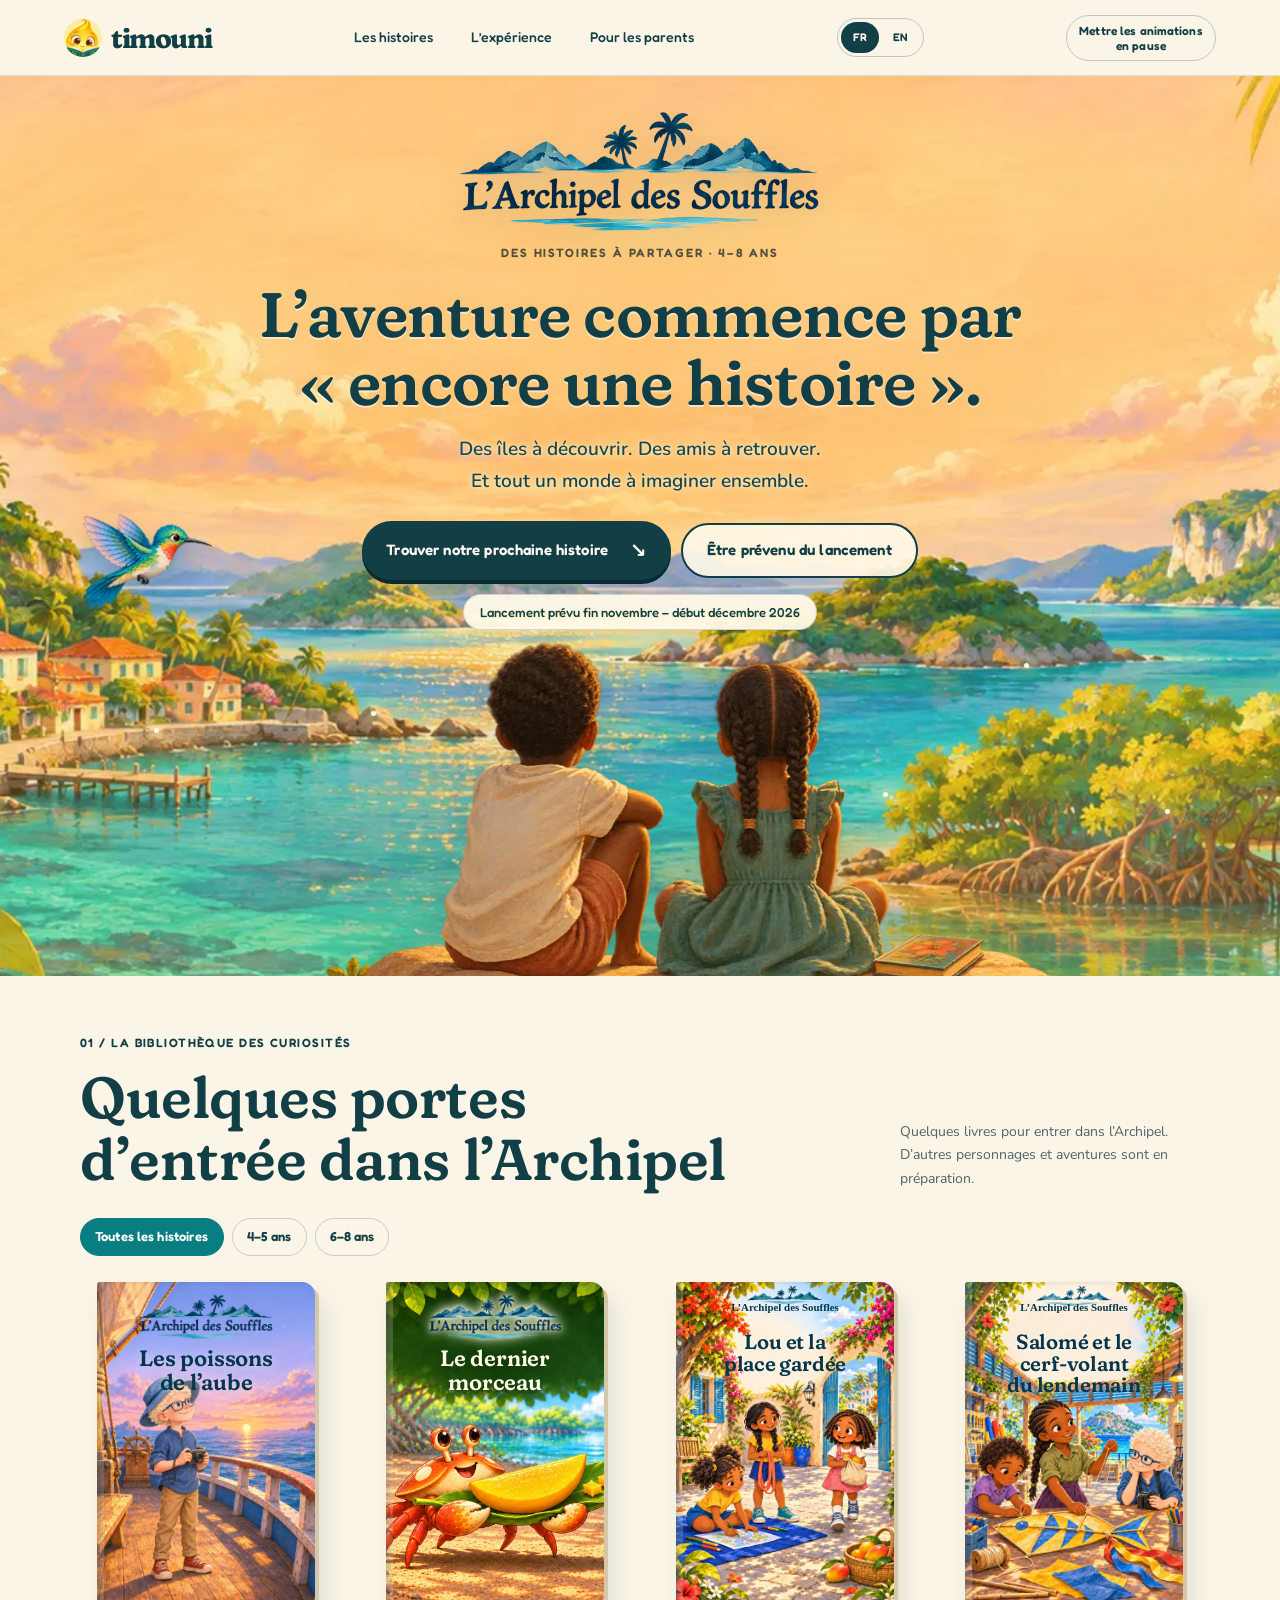
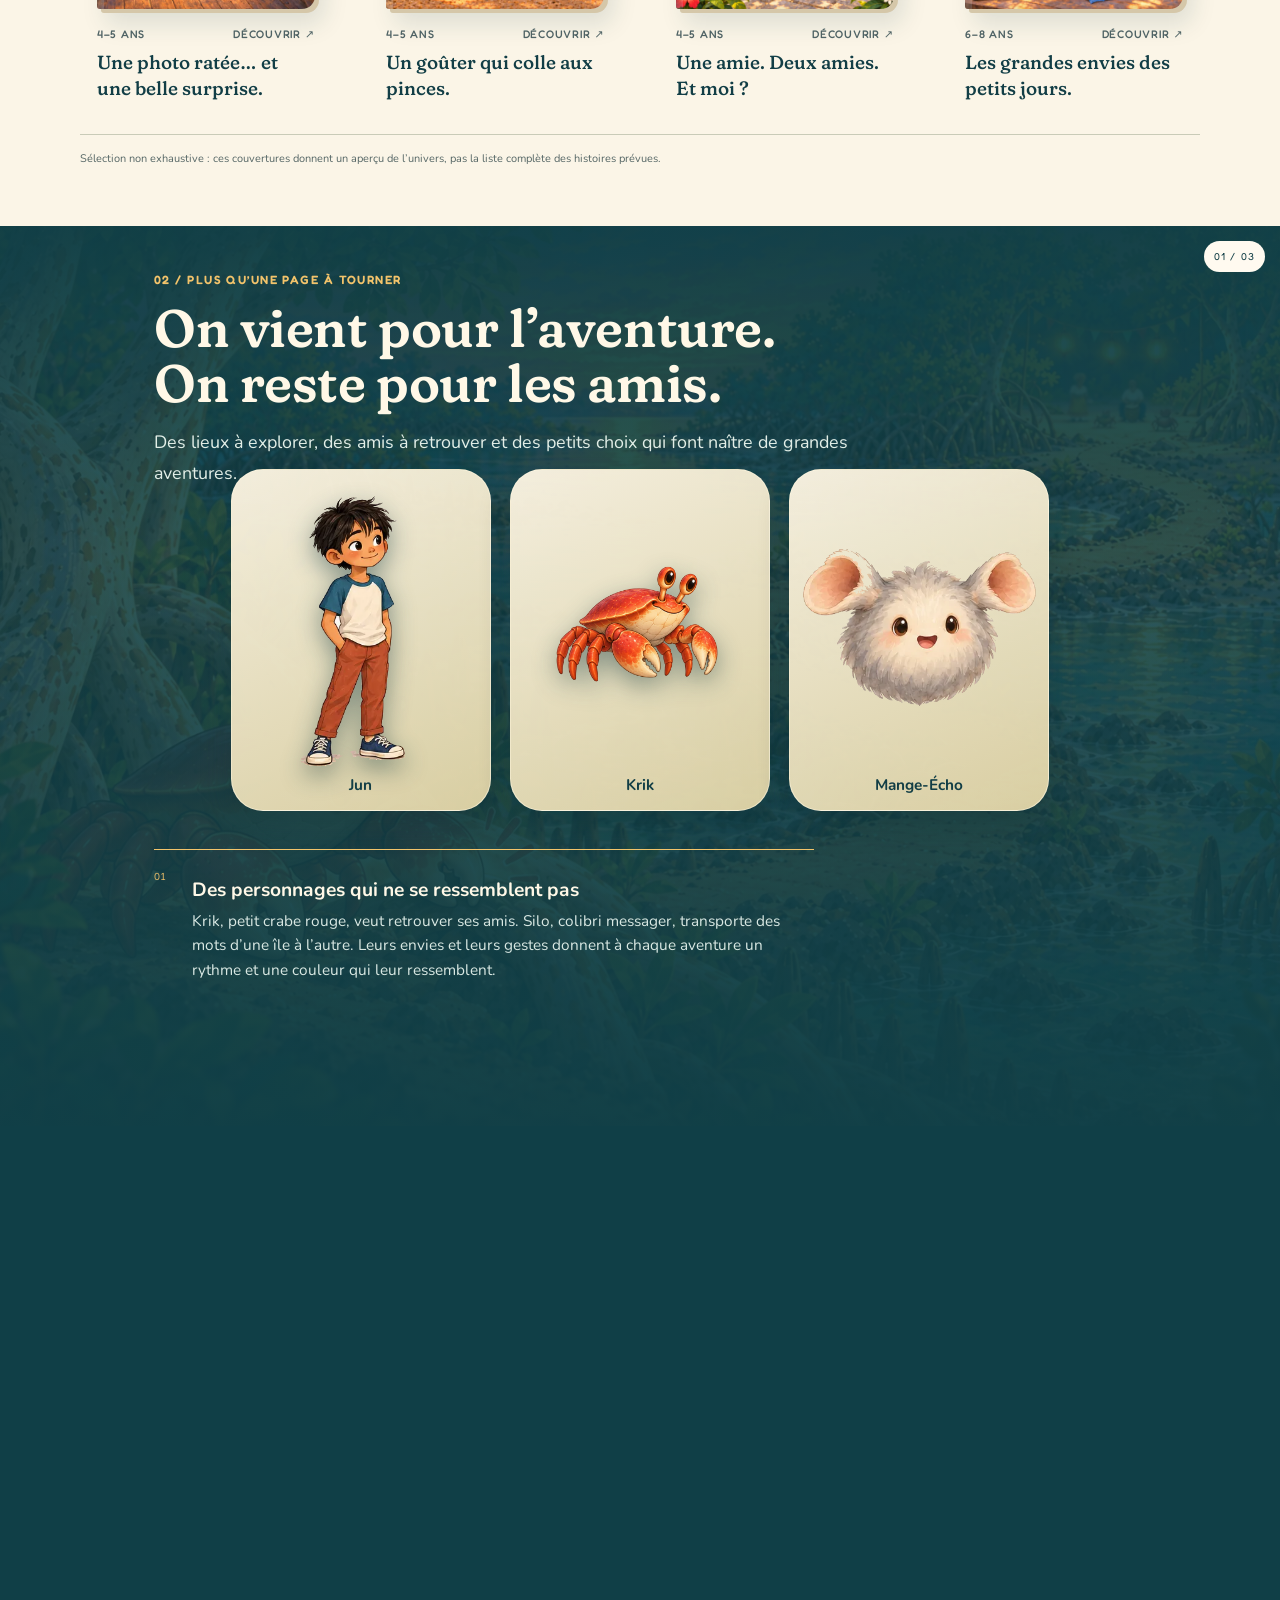
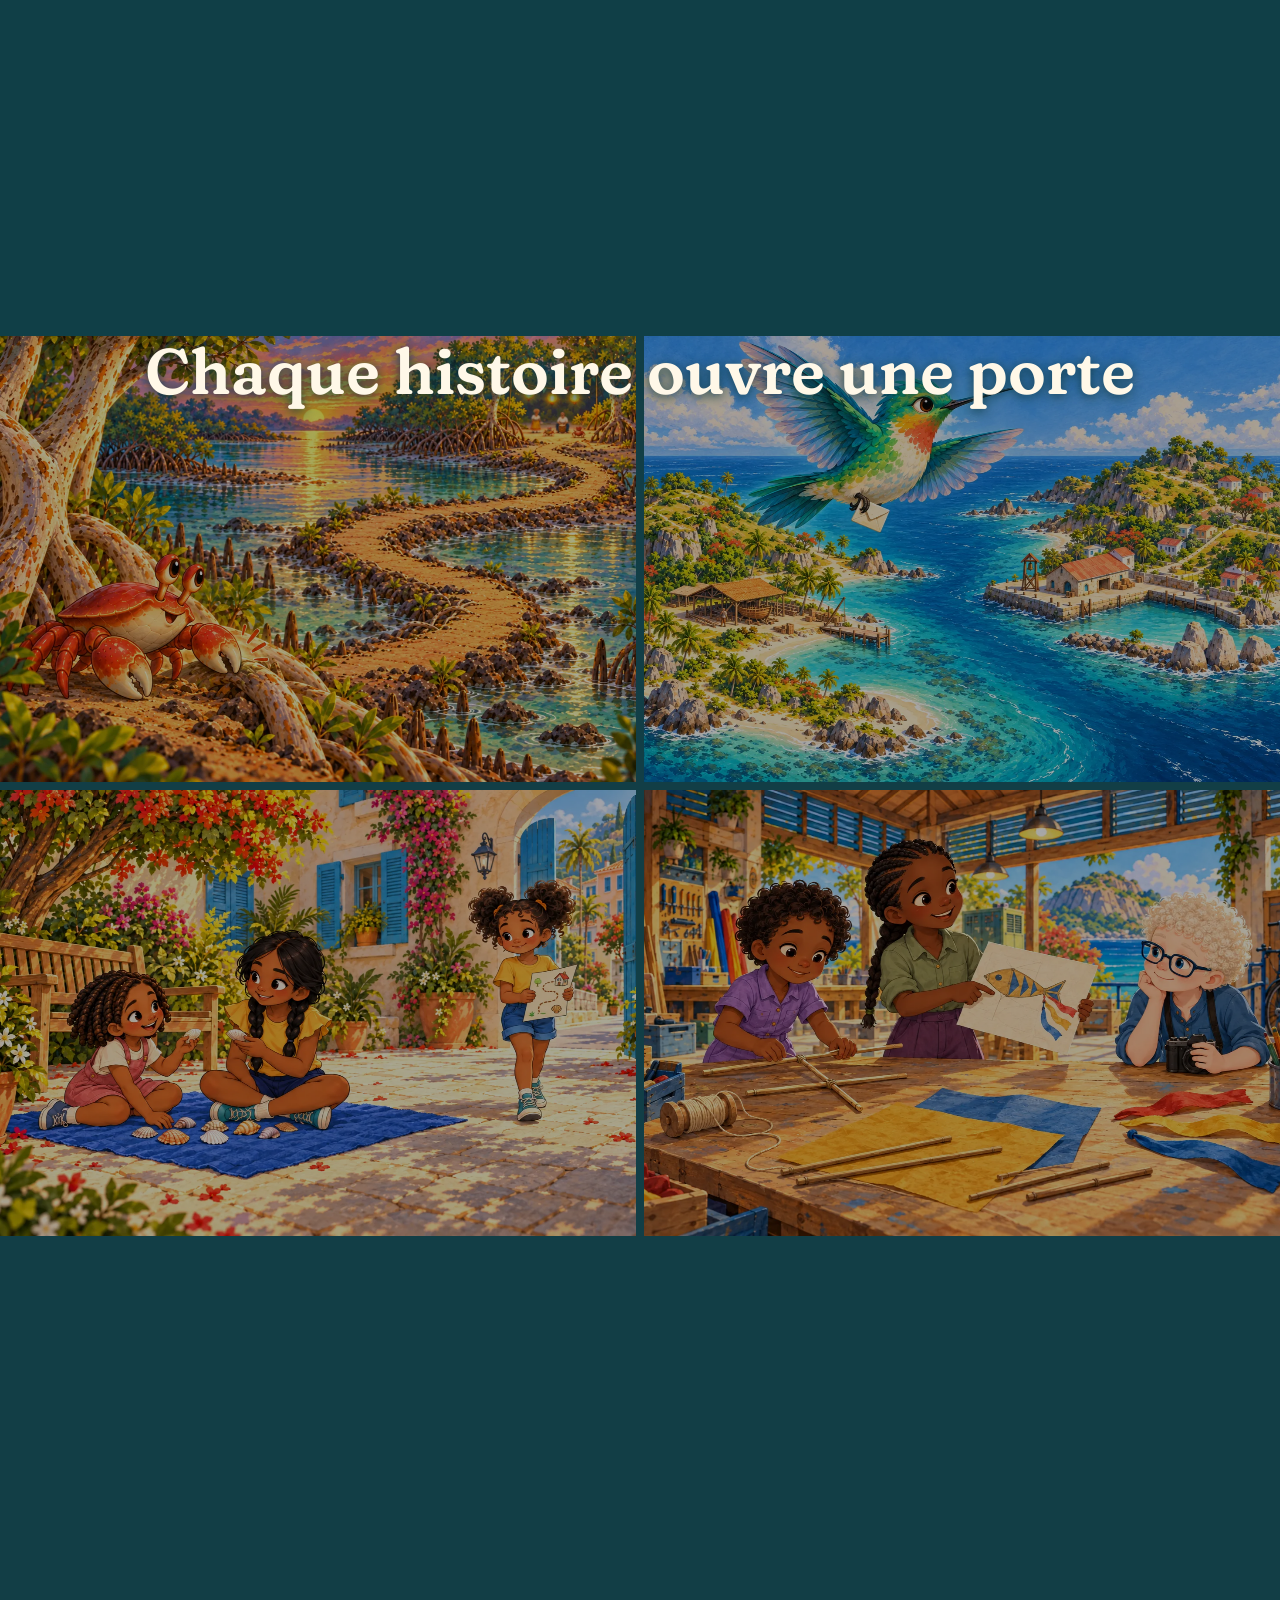
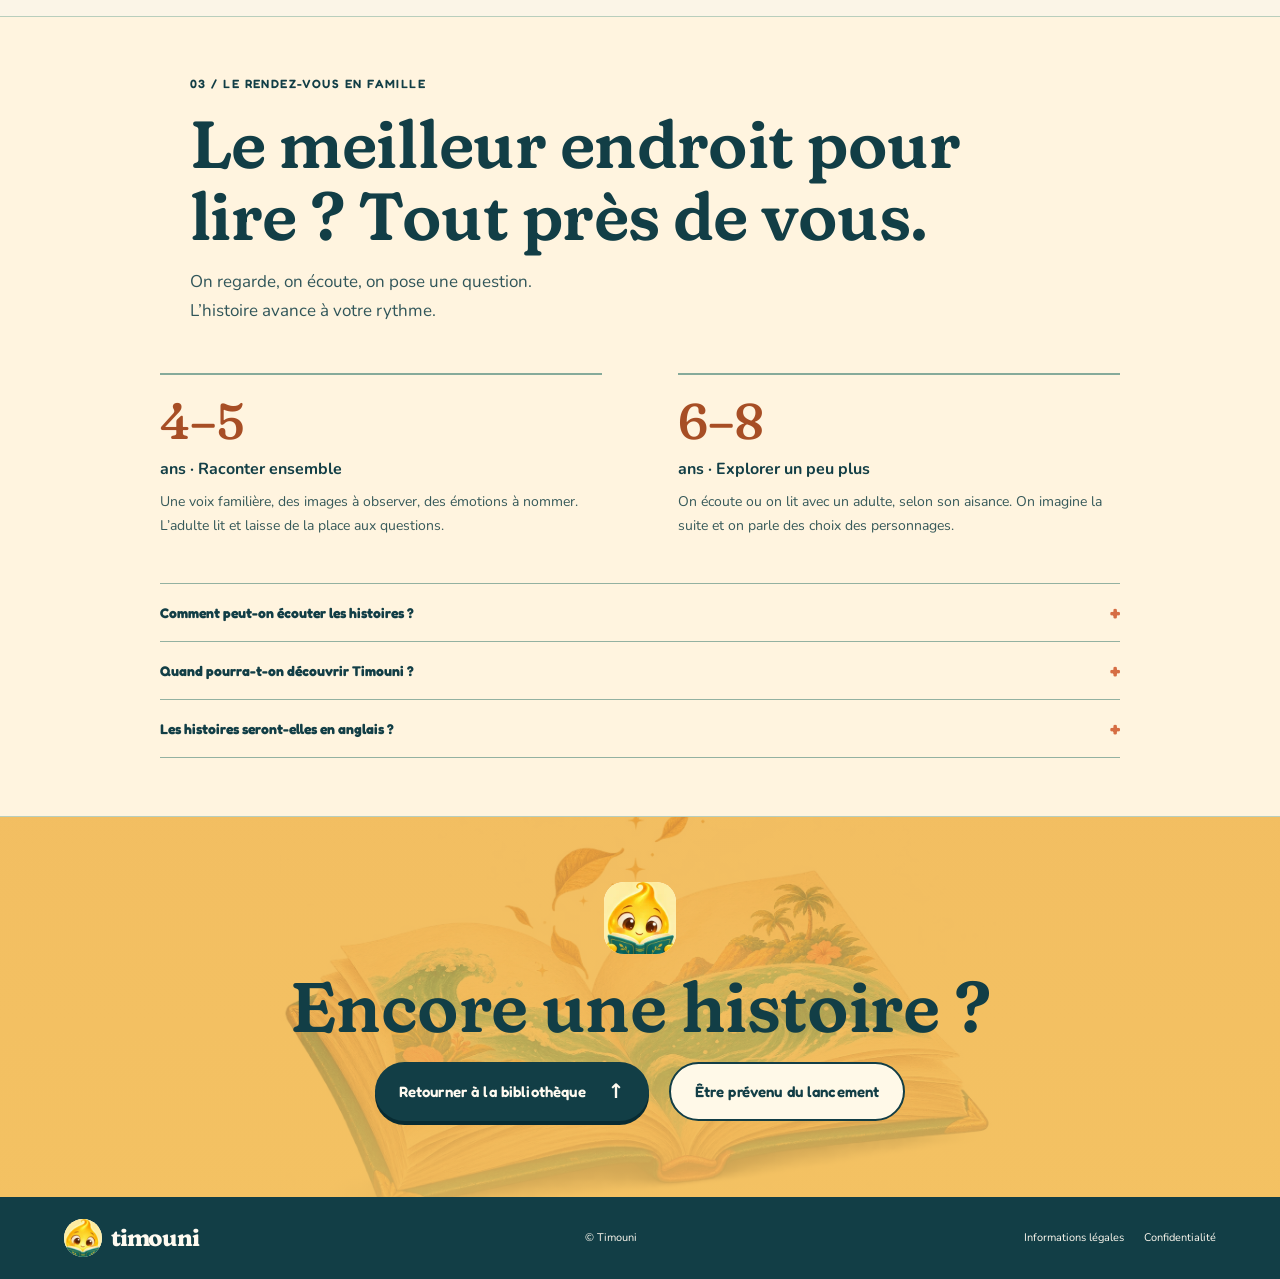
<file: index.html>
<!doctype html><html lang="fr"><head><meta charset="utf-8"><link rel="canonical" href="https://timouni.com/"><script src="redirection.js"></script><meta name="viewport" content="width=device-width,initial-scale=1"><meta name="robots" content="index,follow,max-image-preview:large"><meta name="theme-color" content="#fbf5e7"><title>Timouni — histoires illustrées pour enfants de 4 à 8 ans</title><meta name="description" content="Timouni : des histoires illustrées à lire et à écouter en famille, pour les enfants de 4 à 8 ans. Découvrez L’Archipel des Souffles. Lancement fin novembre 2026."><meta property="og:url" content="https://timouni.com/"><meta property="og:type" content="website"><meta property="og:site_name" content="Timouni"><meta property="og:title" content="Timouni — histoires illustrées pour enfants de 4 à 8 ans"><meta property="og:locale" content="fr_FR"><meta property="og:locale:alternate" content="en_US"><meta property="og:description" content="Des histoires illustrées à lire et à écouter en famille. Découvrez L’Archipel des Souffles, dès 4 ans."><meta property="og:image" content="https://timouni.com/assets/decouverte-v02/og-timouni.jpg"><meta property="og:image:width" content="1200"><meta property="og:image:height" content="630"><meta name="twitter:card" content="summary_large_image"><link rel="preload" as="image" href="assets/decouverte-v02/archipel-panoramique-mobile-v2.webp" media="(max-width:640px)" fetchpriority="high"><link rel="preload" as="image" href="assets/decouverte-v02/archipel-panoramique-editorial-v01.webp" media="(min-width:641px)" fetchpriority="high"><link rel="icon" type="image/png" href="assets/brand/mascotte-favicon.png"><link rel="stylesheet" href="timouni.css?v=20261112-mobile7"><script type="application/ld+json">{"@context":"https://schema.org","@graph":[{"@type":"Organization","@id":"https://timouni.com/#org","name":"Timouni","url":"https://timouni.com/","logo":"https://timouni.com/assets/brand/mascotte-doree-lisant-un-livre.webp","email":"contact@timouni.com"},{"@type":"WebSite","@id":"https://timouni.com/#site","url":"https://timouni.com/","name":"Timouni","inLanguage":["fr","en"],"publisher":{"@id":"https://timouni.com/#org"},"description":"Histoires illustrées pour enfants de 4 à 8 ans : L’Archipel des Souffles."},{"@type":"FAQPage","mainEntity":[{"@type":"Question","name":"Quand pourra-t-on découvrir Timouni ?","acceptedAnswer":{"@type":"Answer","text":"Le lancement de l’application est prévu entre fin novembre et début décembre 2026. La date précise sera confirmée sur timouni.com."}},{"@type":"Question","name":"Les histoires seront-elles en anglais ?","acceptedAnswer":{"@type":"Answer","text":"Les histoires seront proposées en français et en anglais. D’autres langues suivront ensuite."}}]}]}</script></head><body><a href="#contenu" class="skip" data-fr="Aller au contenu" data-en="Skip to content">Aller au contenu</a><header><a class="brand" href="#accueil" aria-label="Timouni"><img src="assets/brand/mascotte-doree-lisant-un-livre.webp" alt="" width="42" height="42"><span>timouni</span></a><nav aria-label="Navigation"><a href="#histoires" class="" data-fr="Les histoires" data-en="Stories">Les histoires</a><a href="#experience" class="" data-fr="L’expérience" data-en="The experience">L’expérience</a><a href="#parents" class="" data-fr="Pour les parents" data-en="For parents">Pour les parents</a></nav><div class="languages" role="group" aria-label="Langue / Language"><button data-language="fr" aria-pressed="true">FR</button><button data-language="en" aria-pressed="false">EN</button></div><button class="motion-toggle" type="button" aria-pressed="false"><span class="" data-fr="Mettre les animations en pause" data-en="Pause animations">Mettre les animations en pause</span></button></header><main id="contenu"><section class="hero" id="accueil"><div class="horizon" aria-hidden="true"></div><div class="hero-copy"><div class="hero-signature"><img src="assets/decouverte-v02/embleme-fr.webp" data-src-fr="assets/decouverte-v02/embleme-fr.webp" data-src-en="assets/decouverte-v02/embleme-en.webp" alt="L’Archipel des Souffles" data-alt-fr="L’Archipel des Souffles" data-alt-en="The Whispering Isles"></div><p class="eyebrow" data-fr="DES HISTOIRES À PARTAGER · 4–8 ANS" data-en="STORIES TO SHARE · AGES 4–8">DES HISTOIRES À PARTAGER · 4–8 ANS</p><h1 class="" data-fr="L’aventure commence
par « encore une histoire »." data-en="Adventure begins
with “one more story”.">L’aventure commence
par « encore une histoire ».</h1><p class="hero-intro" data-fr="Des îles à découvrir. Des amis à retrouver.
Et tout un monde à imaginer ensemble." data-en="Islands to discover. Friends to find again.
A whole world to imagine together.">Des îles à découvrir. Des amis à retrouver.
Et tout un monde à imaginer ensemble.</p><div class="hero-actions"><a class="cta" href="#histoires"><span class="" data-fr="Trouver notre prochaine histoire" data-en="Find our next story">Trouver notre prochaine histoire</span><span aria-hidden="true">↘</span></a><a class="cta cta-secondary" href="https://7d971d3f.sibforms.com/serve/[base64]" data-href-fr="https://7d971d3f.sibforms.com/serve/[base64]" data-href-en="https://7d971d3f.sibforms.com/serve/[base64]" target="_blank" rel="noopener"><span data-fr="Être prévenu du lancement" data-en="Get notified at launch">Être prévenu du lancement</span></a></div><p class="soon" data-fr="Lancement prévu fin novembre – début décembre 2026" data-en="Planned launch: late November – early December 2026">Lancement prévu fin novembre – début décembre 2026</p></div><img class="explorers" src="assets/decouverte-v02/explorateurs-dos-v01.webp" alt="Deux enfants regardent les îles, assis côte à côte." data-alt-fr="Deux enfants regardent les îles, assis côte à côte." data-alt-en="Two children sit side by side, looking towards the islands." width="1536" height="1024"><div class="flying-guide" aria-hidden="true"><svg class="silo-sprite" viewBox="0 0 627 627" aria-hidden="true"><image href="assets/decouverte-v02/silo-cycle-vol-sans-pochette-v01.webp" x="-617" y="-614" width="1254" height="1254" /></svg></div><div class="sea-sparkles" aria-hidden="true"><i></i><i></i><i></i><i></i><i></i></div></section><section class="shelf section" id="histoires"><div class="section-top"><div><p class="eyebrow" data-fr="01 / LA BIBLIOTHÈQUE DES CURIOSITÉS" data-en="01 / THE CURIOUS BOOKSHELF">01 / LA BIBLIOTHÈQUE DES CURIOSITÉS</p><h2 data-fr="Quelques portes d’entrée dans l’Archipel" data-en="A few ways into the Archipelago">Quelques portes d’entrée dans l’Archipel</h2></div><p class="section-aside" data-fr="Quelques livres pour entrer dans l’Archipel. D’autres personnages et aventures sont en préparation." data-en="A few books to enter the Archipelago. More characters and adventures are in preparation.">Quelques livres pour entrer dans l’Archipel. D’autres personnages et aventures sont en préparation.</p></div><div class="filters" role="group" aria-label="Âge / Age"><button data-filter="all" aria-pressed="true"><span class="" data-fr="Toutes les histoires" data-en="All stories">Toutes les histoires</span></button><button data-filter="4–5" aria-pressed="false">4–5 <span class="" data-fr="ans" data-en="years">ans</span></button><button data-filter="6–8" aria-pressed="false">6–8 <span class="" data-fr="ans" data-en="years">ans</span></button></div><div class="books"><article class="book" data-age="4–5"><button class="book-open" data-book="abel" aria-label="Les poissons de l’aube" data-label-fr="Découvrir : Les poissons de l’aube" data-label-en="Discover: The Dawn Fish"><div class="cover abel"><img class="cover-art" src="assets/decouverte-v02/abel.webp" alt="" loading="lazy" width="1024" height="1536"><img class="cover-emblem" src="assets/decouverte-v02/embleme-fr.webp" data-src-fr="assets/decouverte-v02/embleme-fr.webp" data-src-en="assets/decouverte-v02/embleme-en.webp" alt="" loading="lazy" decoding="async"><h3 class="cover-title" data-fr="Les poissons de l’aube" data-en="The Dawn Fish">Les poissons de l’aube</h3></div></button><div class="book-meta"><span>4–5 <span class="" data-fr="ans" data-en="years">ans</span></span><span class="" data-fr="Découvrir ↗" data-en="Discover ↗">Découvrir ↗</span></div><p class="book-hook" data-fr="Une photo ratée… et une belle surprise." data-en="A missed photo… and a lovely surprise.">Une photo ratée… et une belle surprise.</p><template id="summary-abel"><p class="" data-fr="Abel veut photographier les poissons volants. Mais comment saisir le bon instant ?" data-en="Abel wants to photograph the flying fish. How can he catch just the right moment?">Abel veut photographier les poissons volants. Mais comment saisir le bon instant ?</p></template></article><article class="book" data-age="4–5"><button class="book-open" data-book="vivi" aria-label="Le dernier morceau" data-label-fr="Découvrir : Le dernier morceau" data-label-en="Discover: The Last Piece"><div class="cover vivi"><img class="cover-art" src="assets/decouverte-v02/vivi.webp" alt="" loading="lazy" width="1024" height="1536"><img class="cover-emblem" src="assets/decouverte-v02/embleme-fr.webp" data-src-fr="assets/decouverte-v02/embleme-fr.webp" data-src-en="assets/decouverte-v02/embleme-en.webp" alt="" loading="lazy" decoding="async"><h3 class="cover-title" data-fr="Le dernier morceau" data-en="The Last Piece">Le dernier morceau</h3></div></button><div class="book-meta"><span>4–5 <span class="" data-fr="ans" data-en="years">ans</span></span><span class="" data-fr="Découvrir ↗" data-en="Discover ↗">Découvrir ↗</span></div><p class="book-hook" data-fr="Un goûter qui colle aux pinces." data-en="A rather sticky snack.">Un goûter qui colle aux pinces.</p><template id="summary-vivi"><p class="" data-fr="Vivi apporte de la mangue à Pito. Pourtant, elle aimerait bien garder le plus gros morceau…" data-en="Vivi brings Pito some mango. But she would quite like to keep the biggest piece…">Vivi apporte de la mangue à Pito. Pourtant, elle aimerait bien garder le plus gros morceau…</p></template></article><article class="book" data-age="4–5"><button class="book-open" data-book="lou" aria-label="Découvrir : L’Archipel des Souffles Lou et la place gardée" data-label-fr="Découvrir : L’Archipel des Souffles Lou et la place gardée" data-label-en="Discover: The Whispering Isles Lou and the Saved Spot"><div class="cover lou"><img class="cover-art" src="assets/decouverte-v02/lou.webp" alt="" loading="lazy" width="1024" height="1536"><div class="collection-name"><span class="" data-fr="L’Archipel des Souffles" data-en="The Whispering Isles">L’Archipel des Souffles</span></div> <h3 class="cover-title" data-fr="Lou et la place gardée" data-en="Lou and the Saved Spot">Lou et la place gardée</h3></div></button><div class="book-meta"><span>4–5 <span class="" data-fr="ans" data-en="years">ans</span></span><span class="" data-fr="Découvrir ↗" data-en="Discover ↗">Découvrir ↗</span></div><p class="book-hook" data-fr="Une amie. Deux amies. Et moi ?" data-en="One friend. Two friends. What about me?">Une amie. Deux amies. Et moi ?</p><template id="summary-lou"><p class="" data-fr="Lou retrouve Anjali, qui joue déjà avec une autre enfant. Y aura-t-il une place pour chacune ?" data-en="Lou finds Anjali playing with another child. Will there be room for everyone?">Lou retrouve Anjali, qui joue déjà avec une autre enfant. Y aura-t-il une place pour chacune ?</p></template></article><article class="book" data-age="6–8"><button class="book-open" data-book="salome" aria-label="Découvrir : L’Archipel des Souffles Salomé et le cerf-volant du lendemain" data-label-fr="Découvrir : L’Archipel des Souffles Salomé et le cerf-volant du lendemain" data-label-en="Discover: The Whispering Isles Salomé and Tomorrow’s Kite"><div class="cover salome"><img class="cover-art" src="assets/decouverte-v02/salome.webp" alt="" loading="lazy" width="1024" height="1536"><div class="collection-name"><span class="" data-fr="L’Archipel des Souffles" data-en="The Whispering Isles">L’Archipel des Souffles</span></div> <h3 class="cover-title" data-fr="Salomé et le cerf-volant du lendemain" data-en="Salomé and Tomorrow’s Kite">Salomé et le cerf-volant du lendemain</h3></div></button><div class="book-meta"><span>6–8 <span class="" data-fr="ans" data-en="years">ans</span></span><span class="" data-fr="Découvrir ↗" data-en="Discover ↗">Découvrir ↗</span></div><p class="book-hook" data-fr="Les grandes envies des petits jours." data-en="Big wishes on little days.">Les grandes envies des petits jours.</p><template id="summary-salome"><p class="" data-fr="Salomé veut terminer son cerf-volant poisson. Mais aujourd’hui, elle est trop fatiguée." data-en="Salomé wants to finish her fish-shaped kite. But today, she is too tired.">Salomé veut terminer son cerf-volant poisson. Mais aujourd’hui, elle est trop fatiguée.</p></template></article></div><p class="collection-note" data-fr="Sélection non exhaustive : ces couvertures donnent un aperçu de l’univers, pas la liste complète des histoires prévues." data-en="A non-exhaustive selection: these covers offer a glimpse of the world, not a complete list of planned stories.">Sélection non exhaustive : ces couvertures donnent un aperçu de l’univers, pas la liste complète des histoires prévues.</p></section><section class="experience section scroll-chapter" id="experience" data-scroll-chapter data-step-count="3"><div class="experience-pin"><div class="scroll-visual editorial-image"><div class="scene-panel is-active character-scene" data-scene="0"><div class="character-trio"><figure><img src="assets/decouverte-v02/jun-decoupe-v02.webp" alt="Jun" loading="lazy" decoding="async"><figcaption>Jun</figcaption></figure><figure><img src="assets/decouverte-v02/krik-decoupe-v01.webp" alt="Krik" loading="lazy" decoding="async"><figcaption>Krik</figcaption></figure><figure><img src="assets/decouverte-v02/mange-echo-portrait-v01.webp" alt="Mange-Écho" data-alt-fr="Mange-Écho" data-alt-en="Echo-Gobbler" loading="lazy" decoding="async"><figcaption data-fr="Mange-Écho" data-en="Echo-Gobbler">Mange-Écho</figcaption></figure></div></div><div class="scene-panel map-scene" data-scene="1" hidden><img src="assets/decouverte-v02/archipel-carte.webp" alt="Carte de l’Archipel des Souffles" loading="lazy" decoding="async"><span class="image-caption" data-fr="Un monde à explorer" data-en="A world to explore">Un monde à explorer</span></div><div class="scene-panel dialogue-scene" data-scene="2" hidden><img src="assets/decouverte-v02/lou-dialogue-v01.webp" alt="Lou et une amie discutent sur un banc." loading="lazy" decoding="async"><span class="image-caption" data-fr="Une rencontre peut tout changer" data-en="A meeting can change everything">Une rencontre peut tout changer</span></div><div class="scene-counter" aria-hidden="true">01 / 03</div></div><div class="editorial-copy"><p class="eyebrow" data-fr="02 / PLUS QU’UNE PAGE À TOURNER" data-en="02 / MORE THAN TURNING A PAGE">02 / PLUS QU’UNE PAGE À TOURNER</p><h2 class="" data-fr="On vient pour l’aventure.
On reste pour les amis." data-en="Come for the adventure.
Stay for the friends.">On vient pour l’aventure.
On reste pour les amis.</h2><p data-fr="Des lieux à explorer, des amis à retrouver et des petits choix qui font naître de grandes aventures." data-en="Places to explore, friends to find and little choices that spark big adventures.">Des lieux à explorer, des amis à retrouver et des petits choix qui font naître de grandes aventures.</p><ol class="promises scroll-steps"><li class="is-active"><h3 data-fr="Des personnages qui ne se ressemblent pas" data-en="Characters with their own point of view">Des personnages qui ne se ressemblent pas</h3><p data-fr="Krik, petit crabe rouge, veut retrouver ses amis. Silo, colibri messager, transporte des mots d’une île à l’autre. Leurs envies et leurs gestes donnent à chaque aventure un rythme et une couleur qui leur ressemblent." data-en="Krik, a little red crab, wants to find his friends. Silo, a hummingbird messenger, carries words from one island to another. Their wishes and gestures give each adventure a rhythm and a character of its own.">Krik, petit crabe rouge, veut retrouver ses amis. Silo, colibri messager, transporte des mots d’une île à l’autre. Leurs envies et leurs gestes donnent à chaque aventure un rythme et une couleur qui leur ressemblent.</p></li><li><h3 data-fr="Un archipel qui agit sur l’histoire" data-en="An archipelago that shapes each story">Un archipel qui agit sur l’histoire</h3><p data-fr="Sept lieux composent l’Archipel : la mangrove, les îlets, les jardins, les ports et les ruelles. Une marée peut fermer un passage; un quai peut rapprocher deux amis. Le décor fait partie de l’action." data-en="Seven places make up the Archipelago: mangroves, islets, gardens, harbours and lanes. A tide can close a passage; a pier can bring two friends together. The setting is part of the action.">Sept lieux composent l’Archipel : la mangrove, les îlets, les jardins, les ports et les ruelles. Une marée peut fermer un passage; un quai peut rapprocher deux amis. Le décor fait partie de l’action.</p></li><li><h3 data-fr="Des aventures, des surprises, des choix" data-en="Adventure, surprise and choices">Des aventures, des surprises, des choix</h3><p data-fr="Les récits suivent des envies, des surprises et des choix à hauteur d’enfant. À 4–5 ans, les gestes et les émotions restent concrets; à 6–8 ans, indices, stratégies et liens entre personnages prennent plus de place. Chaque histoire peut se lire ou s’écouter en famille." data-en="These stories follow wishes, surprises and choices children can understand. For ages 4–5, actions and feelings stay concrete; for ages 6–8, clues, plans and relationships take on more depth. Every story can be read or listened to together.">Les récits suivent des envies, des surprises et des choix à hauteur d’enfant. À 4–5 ans, les gestes et les émotions restent concrets; à 6–8 ans, indices, stratégies et liens entre personnages prennent plus de place. Chaque histoire peut se lire ou s’écouter en famille.</p></li></ol></div></div></section><section class="zoom-journey" aria-label="Les histoires prennent vie"><div class="zoom-journey-inner" aria-hidden="true"><div class="zoom-tile"><img src="assets/decouverte-v02/krik-scene-validee-v06.webp" alt="" loading="lazy" decoding="async"></div><div class="zoom-tile"><img src="assets/decouverte-v02/silo-scene-publiee.webp" alt="" loading="lazy" decoding="async"></div><div class="zoom-tile"><img src="assets/decouverte-v02/lou-rencontres-v01.webp" alt="" loading="lazy" decoding="async"></div><div class="zoom-tile"><img src="assets/decouverte-v02/salome-aventure-v01.webp" alt="" loading="lazy" decoding="async"></div><img class="zoom-final" src="assets/decouverte-v02/salome-aventure-v01.webp" alt="" loading="lazy" decoding="async"></div><p data-fr="Chaque histoire ouvre une porte" data-en="Every story opens a door">Chaque histoire ouvre une porte</p></section><section class="living section scroll-chapter" id="atouts" data-scroll-chapter data-step-count="6"><div class="living-pin"><div class="living-backdrop" aria-hidden="true"><i></i><i></i></div><div class="living-heading"><p class="eyebrow" data-fr="LE LIVRE S’OUVRE. LE MONDE S’ANIME." data-en="OPEN A BOOK. WAKE UP A WORLD.">LE LIVRE S’OUVRE. LE MONDE S’ANIME.</p><h2 class="" data-fr="Bien plus qu’une histoire
à regarder." data-en="So much more than
a story to look at.">Bien plus qu’une histoire
à regarder.</h2><p class="" data-fr="On écoute, on s’arrête sur un mot, puis on retrouve
son livre ou un personnage familier." data-en="Listen, pause on a word, then find
a favourite story or familiar character.">On écoute, on s’arrête sur un mot, puis on retrouve
son livre ou un personnage familier.</p></div><div class="living-layout"><div class="living-stage scroll-visual"><div class="feature-panel is-active voice-panel" data-scene="0"><div class="listening-book"><img src="assets/decouverte-v02/krik-couverture-v04.jpg" alt="" loading="lazy"><div class="listening-cover-title"><span data-fr="L’Archipel des Souffles" data-en="The Whispering Isles">L’Archipel des Souffles</span><strong data-fr="Krik et le chemin de marée" data-en="Krik and the Tide Path">Krik et le chemin de marée</strong></div></div><button class="book-audio" type="button" data-fr="▶ Écouter la présentation" data-en="▶ Listen to the introduction">▶ Écouter la présentation</button><p class="book-audio-status" role="status" aria-live="polite"></p><div class="voice-card"><h3 data-fr="À écouter ensemble" data-en="Listen together">À écouter ensemble</h3><p data-fr="Découvrez le titre et le début de l’aventure avec la voix de Kiki." data-en="Discover the title and the beginning of the adventure with Kiki’s voice.">Découvrez le titre et le début de l’aventure avec la voix de Kiki.</p></div></div><div class="feature-panel word-panel" data-scene="1" hidden><img class="benefit-image" src="assets/decouverte-v02/krik-scene-validee-v06.webp" alt="Krik parmi les racines de la mangrove." data-alt-fr="Krik parmi les racines de la mangrove." data-alt-en="Krik among the mangrove roots." loading="lazy"><div class="reading-note"><p class="eyebrow" data-fr="Un mot, une découverte" data-en="A word, a discovery">Un mot, une découverte</p><button class="word-demo" aria-expanded="false" aria-controls="word-definition"><span data-fr="Mangrove" data-en="Mangrove">Mangrove</span><span aria-hidden="true">＋</span></button><p class="word-hint" data-fr="Touchez pour voir l’explication" data-en="Tap to see the meaning">Touchez pour voir l’explication</p><p id="word-definition" hidden data-fr="Une mangrove est une forêt entre la terre et la mer, où les racines des arbres plongent dans l’eau." data-en="A mangrove is a forest between the land and the sea, where tree roots dip into the water.">Une mangrove est une forêt entre la terre et la mer, où les racines des arbres plongent dans l’eau.</p><div class="word-audio"><button class="speak-word" type="button"><span data-fr="Écouter le mot" data-en="Hear the word">Écouter le mot</span></button><button class="speak-definition" type="button"><span data-fr="Écouter l’explication" data-en="Hear the meaning">Écouter l’explication</span></button></div><p class="speech-status" role="status"></p></div></div><div class="feature-panel favorite-panel" data-scene="2" hidden><div class="favorite-cover"><img src="assets/decouverte-v02/silo-couverture-jeu-v04.jpg" alt="Couverture illustrée de Silo et le message raccourci." data-alt-fr="Couverture illustrée de Silo et le message raccourci." data-alt-en="Illustrated cover of Silo and the Shortened Message." loading="lazy"><div class="favorite-cover-title"><span data-fr="L’Archipel des Souffles" data-en="The Whispering Isles">L’Archipel des Souffles</span><strong data-fr="Silo et le message raccourci" data-en="Silo and the Shortened Message">Silo et le message raccourci</strong></div></div><div class="feature-caption"><h3 data-fr="Retrouver son histoire préférée" data-en="Find a favourite story again">Retrouver son histoire préférée</h3><p data-fr="Les favoris gardent les livres choisis à portée de main." data-en="Favourites keep chosen books close at hand.">Les favoris gardent les livres choisis à portée de main.</p></div></div><div class="feature-panel profiles-panel" data-scene="3" hidden><img class="profile-illustration" src="assets/decouverte-v02/lou-parcours-v01.webp" alt="Lou retrouve des enfants dans une cour fleurie." data-alt-fr="Lou retrouve des enfants dans une cour fleurie." data-alt-en="Lou meets children in a flower-filled courtyard." loading="lazy"><div class="feature-caption"><h3 data-fr="À chacun son petit parcours" data-en="Each child has their own reading path">À chacun son petit parcours</h3><p data-fr="Chaque enfant retrouve sa progression. Les parents gardent la main sur les réglages." data-en="Each child can pick up where they left off. Parents stay in control of the settings.">Chaque enfant retrouve sa progression. Les parents gardent la main sur les réglages.</p></div></div><div class="feature-panel friends-panel" data-scene="4" hidden><img src="assets/decouverte-v02/lou-rencontres-v01.webp" alt="Trois enfants se retrouvent autour d’un jeu sur un carré de tissu bleu." data-alt-fr="Trois enfants se retrouvent autour d’un jeu sur un carré de tissu bleu." data-alt-en="Three children meet around a game on a blue cloth." loading="lazy"><div class="feature-caption"><h3 data-fr="Des personnages à retrouver" data-en="Characters to meet again">Des personnages à retrouver</h3><p data-fr="La galerie aide à revoir les personnages rencontrés et les livres où ils apparaissent." data-en="The gallery brings together characters you have met and the books where they appear.">La galerie aide à revoir les personnages rencontrés et les livres où ils apparaissent.</p></div></div><div class="feature-panel play-panel" data-scene="5" data-backdrop="assets/decouverte-v02/lou-jeu-fond-v01.webp" hidden><img src="assets/decouverte-v02/coloriage-fleur.webp" alt="Une enfant colorie une fleur sur la plage." data-alt-fr="Une enfant colorie une fleur sur la plage." data-alt-en="A child colours a flower on the beach." loading="lazy"><div class="feature-caption"><h3 data-fr="Jouer encore après la lecture" data-en="Keep playing after reading">Jouer encore après la lecture</h3><p data-fr="Les coloriages prolongent l’exploration de l’univers." data-en="Colouring pages extend the exploration of the world.">Les coloriages prolongent l’exploration de l’univers.</p></div></div><div class="scene-counter" aria-hidden="true">01 / 06</div></div><div class="feature-list scroll-steps"><article class="feature-line is-active"><span class="feature-number">01</span><div><h3 class="" data-fr="Des histoires qui s’écoutent" data-en="Stories to listen to">Des histoires qui s’écoutent</h3><p class="" data-fr="Un adulte lit à voix haute, l’appareil prend le relais ou la famille retrouve une voix enregistrée. L’histoire avance page après page, au rythme choisi ensemble." data-en="An adult can read aloud, the device can take over, or the family can replay a recording. Follow the story one page at a time, at a pace you choose together.">Un adulte lit à voix haute, l’appareil prend le relais ou la famille retrouve une voix enregistrée. L’histoire avance page après page, au rythme choisi ensemble.</p></div></article><article class="feature-line"><span class="feature-number">02</span><div><h3 class="" data-fr="Un petit coup de pouce pour les mots" data-en="A little help with words">Un petit coup de pouce pour les mots</h3><p class="" data-fr="Un mot intrigue? Touchez-le pour lire ou écouter une explication courte. Reprenez ensuite l’histoire à la page où vous étiez." data-en="Curious about a word? Tap it to read or hear a short explanation, then return to the story where you left off.">Un mot intrigue? Touchez-le pour lire ou écouter une explication courte. Reprenez ensuite l’histoire à la page où vous étiez.</p></div></article><article class="feature-line"><span class="feature-number">03</span><div><h3 class="" data-fr="Leurs histoires préférées, tout près" data-en="Favourite stories, close at hand">Leurs histoires préférées, tout près</h3><p class="" data-fr="Gardez à portée de main les histoires choisies. Un favori reste facile à retrouver pour une nouvelle lecture ou une écoute de plus." data-en="Keep chosen stories close at hand. Favourites are easy to find when it is time to read or listen again.">Gardez à portée de main les histoires choisies. Un favori reste facile à retrouver pour une nouvelle lecture ou une écoute de plus.</p></div></article><article class="feature-line"><span class="feature-number">04</span><div><h3 class="" data-fr="À chacun son petit parcours" data-en="A little journey of their own">À chacun son petit parcours</h3><p class="" data-fr="Chaque enfant reprend sa progression à lui. Les parents gèrent les profils et les réglages de lecture de la famille." data-en="Each child can pick up their own reading progress. Parents manage family profiles and reading settings.">Chaque enfant reprend sa progression à lui. Les parents gèrent les profils et les réglages de lecture de la famille.</p></div></article><article class="feature-line"><span class="feature-number">05</span><div><h3 class="" data-fr="Des rencontres qui restent" data-en="Friends to remember">Des rencontres qui restent</h3><p class="" data-fr="La galerie fait réapparaître les personnages croisés et les livres où les retrouver. Un visage familier peut donner envie d’ouvrir une autre histoire de l’Archipel." data-en="The gallery brings back familiar characters and shows which stories they appear in. A familiar face can lead to another adventure in the Archipelago.">La galerie fait réapparaître les personnages croisés et les livres où les retrouver. Un visage familier peut donner envie d’ouvrir une autre histoire de l’Archipel.</p></div></article><article class="feature-line"><span class="feature-number">06</span><div><h3 class="" data-fr="L’imagination continue de jouer" data-en="Keep your imagination playing">L’imagination continue de jouer</h3><p class="" data-fr="Coloriages et petits jeux prolongeront l’univers après la dernière page. Ces activités sont en préparation; leur disponibilité sera annoncée au lancement." data-en="Colouring pages and little games will extend the world beyond the last page. These activities are in preparation; their availability will be confirmed at launch.">Coloriages et petits jeux prolongeront l’univers après la dernière page. Ces activités sont en préparation; leur disponibilité sera annoncée au lancement.</p></div></article></div></div><p class="collection-note" data-fr="Un aperçu de l’expérience prévue dans Timouni. Les fonctions disponibles seront précisées au lancement." data-en="A preview of the experience planned for Timouni. Available features will be confirmed at launch.">Un aperçu de l’expérience prévue dans Timouni. Les fonctions disponibles seront précisées au lancement.</p></div></section><section class="together section" id="parents"><div class="together-heading"><p class="eyebrow" data-fr="03 / LE RENDEZ-VOUS EN FAMILLE" data-en="03 / A MOMENT TOGETHER">03 / LE RENDEZ-VOUS EN FAMILLE</p><h2 class="" data-fr="Le meilleur endroit pour lire ?
Tout près de vous." data-en="The best place for a story?
Right beside you.">Le meilleur endroit pour lire ?
Tout près de vous.</h2><p class="" data-fr="On regarde, on écoute, on pose une question.
L’histoire avance à votre rythme." data-en="Look, listen, ask a question.
Let the story follow your rhythm.">On regarde, on écoute, on pose une question.
L’histoire avance à votre rythme.</p></div><div class="age-panels"><article><span class="age-number">4–5</span><h3 class="" data-fr="ans · Raconter ensemble" data-en="years · Tell it together">ans · Raconter ensemble</h3><p class="" data-fr="Une voix familière, des images à observer, des émotions à nommer. L’adulte lit et laisse de la place aux questions." data-en="A familiar voice, pictures to explore and feelings to name. An adult reads and leaves room for questions.">Une voix familière, des images à observer, des émotions à nommer. L’adulte lit et laisse de la place aux questions.</p></article><article><span class="age-number">6–8</span><h3 class="" data-fr="ans · Explorer un peu plus" data-en="years · Explore a little further">ans · Explorer un peu plus</h3><p class="" data-fr="On écoute ou on lit avec un adulte, selon son aisance. On imagine la suite et on parle des choix des personnages." data-en="Listen or read with an adult, depending on confidence. Imagine what happens next and talk about the characters’ choices.">On écoute ou on lit avec un adulte, selon son aisance. On imagine la suite et on parle des choix des personnages.</p></article></div><div class="questions"><details><summary><span class="" data-fr="Comment peut-on écouter les histoires ?" data-en="How can we listen to the stories?">Comment peut-on écouter les histoires ?</span></summary><p class="" data-fr="Le lecteur en préparation propose la voix de l’appareil et l’enregistrement d’une voix parentale, page après page. Les voix disponibles dépendent de l’appareil." data-en="The reader in preparation offers the device’s voice and a parent’s recorded voice, page by page. Available voices depend on the device.">Le lecteur en préparation propose la voix de l’appareil et l’enregistrement d’une voix parentale, page après page. Les voix disponibles dépendent de l’appareil.</p></details><details><summary><span class="" data-fr="Quand pourra-t-on découvrir Timouni ?" data-en="When can we discover Timouni?">Quand pourra-t-on découvrir Timouni ?</span></summary><p data-fr="Le lancement de l’application est prévu entre fin novembre et début décembre 2026. La date précise sera confirmée ici." data-en="The app is planned for launch between late November and early December 2026. The exact date will be confirmed here.">Le lancement de l’application est prévu entre fin novembre et début décembre 2026. La date précise sera confirmée ici.</p></details><details><summary><span class="" data-fr="Les histoires seront-elles en anglais ?" data-en="Will the stories be available in English?">Les histoires seront-elles en anglais ?</span></summary><p data-fr="Les histoires seront proposées en français et en anglais. D’autres langues suivront ensuite." data-en="Stories will be available in French and English. Other languages will follow.">Les histoires seront proposées en français et en anglais. D’autres langues suivront ensuite.</p></details></div></section><section class="closing"><img src="assets/brand/mascotte-doree-lisant-un-livre.webp" alt="" width="90" height="90"><h2 class="" data-fr="Encore une histoire ?" data-en="One more story?">Encore une histoire ?</h2><div class="closing-actions"><a class="cta" href="#histoires"><span class="" data-fr="Retourner à la bibliothèque" data-en="Back to the bookshelf">Retourner à la bibliothèque</span><span aria-hidden="true">↑</span></a><a class="cta cta-secondary" href="https://7d971d3f.sibforms.com/serve/[base64]" data-href-fr="https://7d971d3f.sibforms.com/serve/[base64]" data-href-en="https://7d971d3f.sibforms.com/serve/[base64]" target="_blank" rel="noopener"><span data-fr="Être prévenu du lancement" data-en="Get notified at launch">Être prévenu du lancement</span></a></div></section></main><footer><a class="brand" href="#accueil" aria-label="Timouni"><img src="assets/brand/mascotte-doree-lisant-un-livre.webp" alt="" width="42" height="42"><span>timouni</span></a><p>© Timouni</p><div><a href="informations.html"><span class="" data-fr="Informations légales" data-en="Legal information">Informations légales</span></a><a href="confidentialite.html#fr" data-href-fr="confidentialite.html#fr" data-href-en="confidentialite.html#en"><span class="" data-fr="Confidentialité" data-en="Privacy">Confidentialité</span></a></div></footer><dialog id="book-dialog"><button class="dialog-close" aria-label="Fermer / Close">×</button><div class="dialog-content"></div></dialog><script src="decouverte.js?v=20261112-mobile7" defer></script><script src="vie-decouverte.js?v=20261112-mobile7" defer></script><script src="defilement.js?v=20261112-mobile7" defer></script></body></html>
</file>
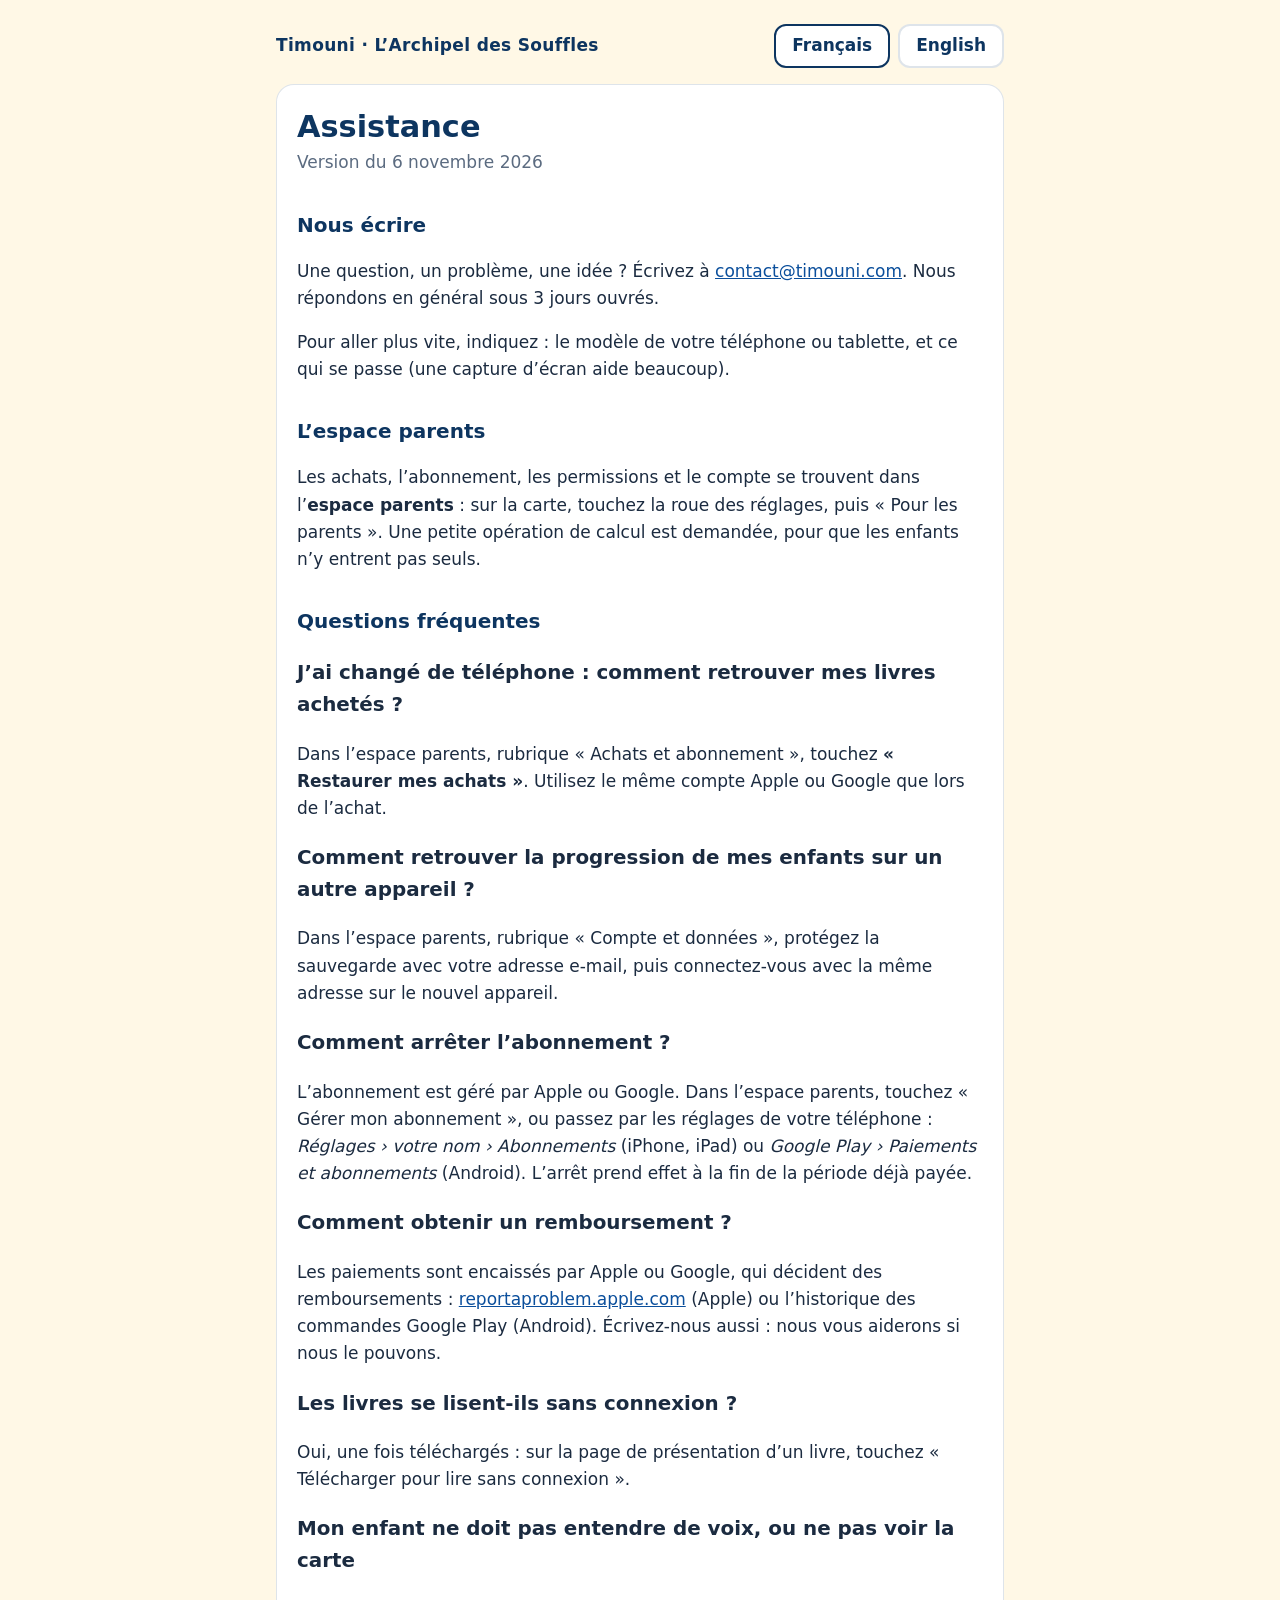
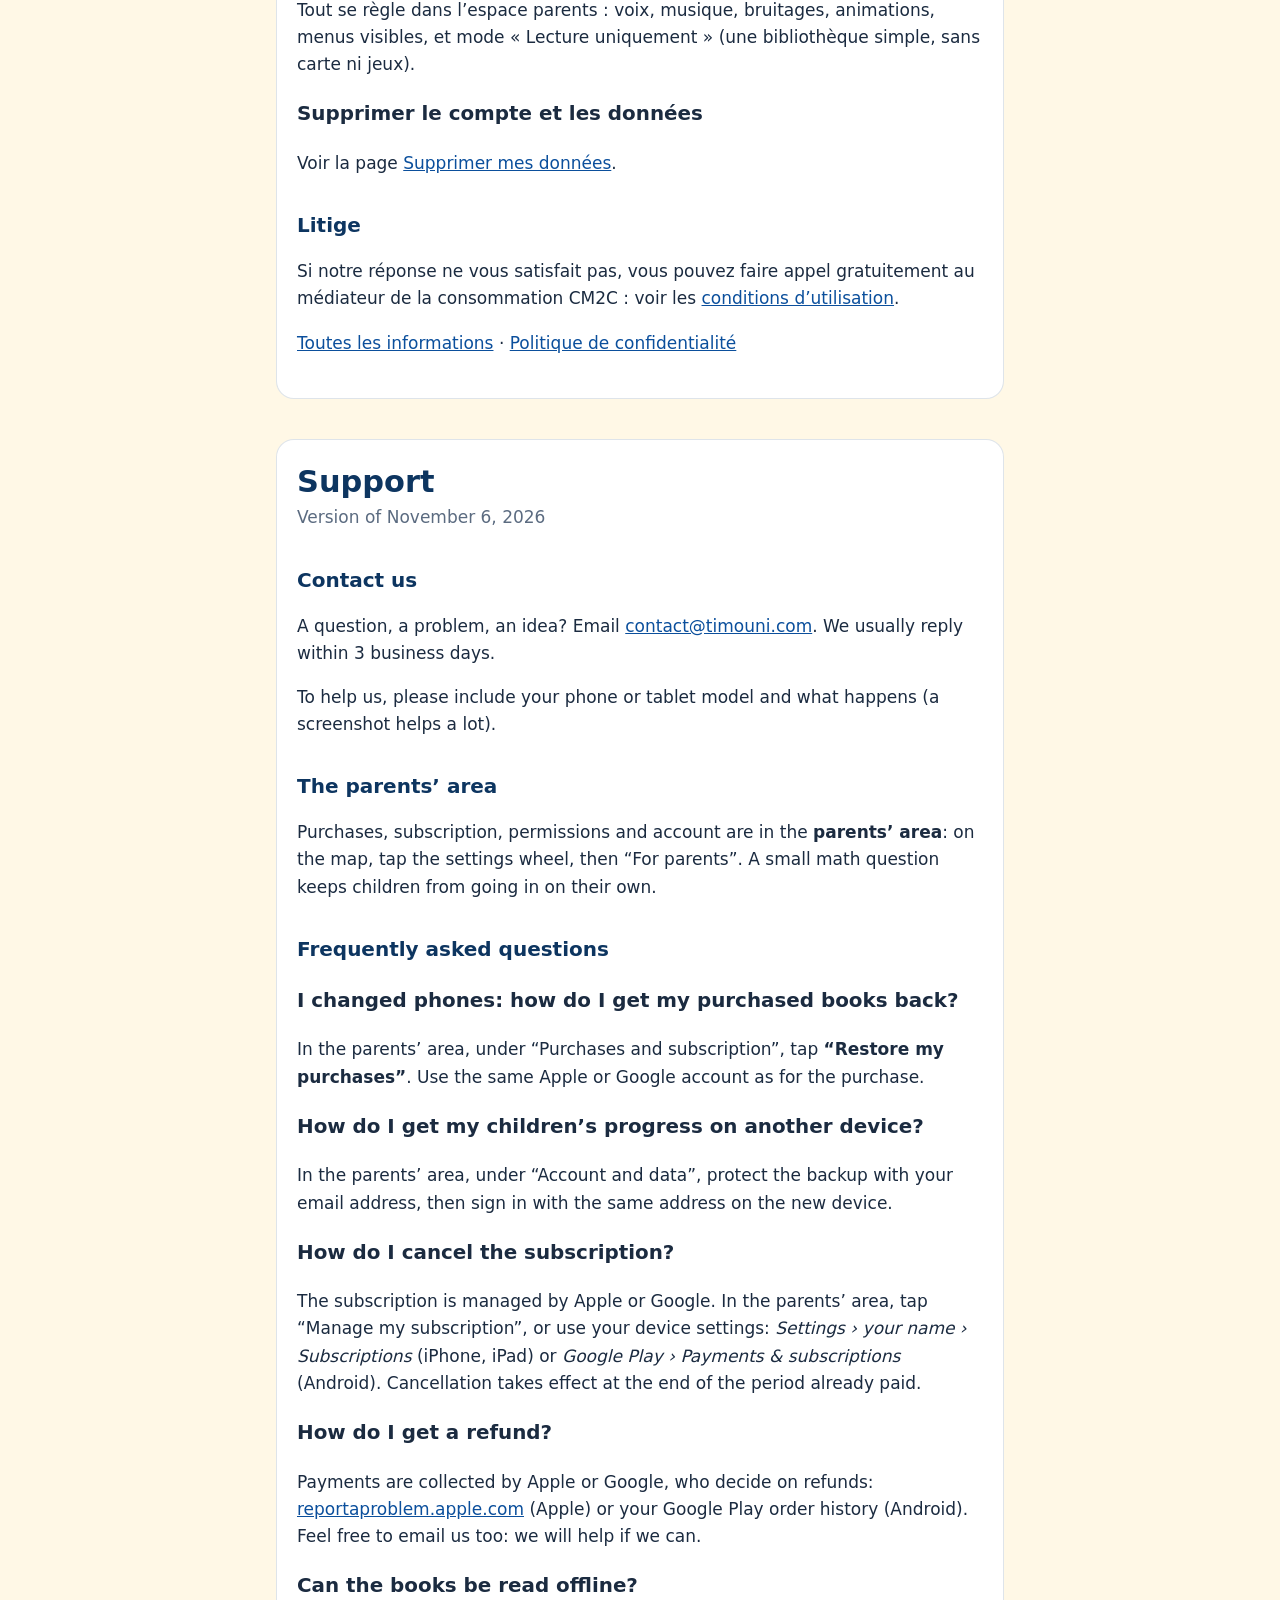
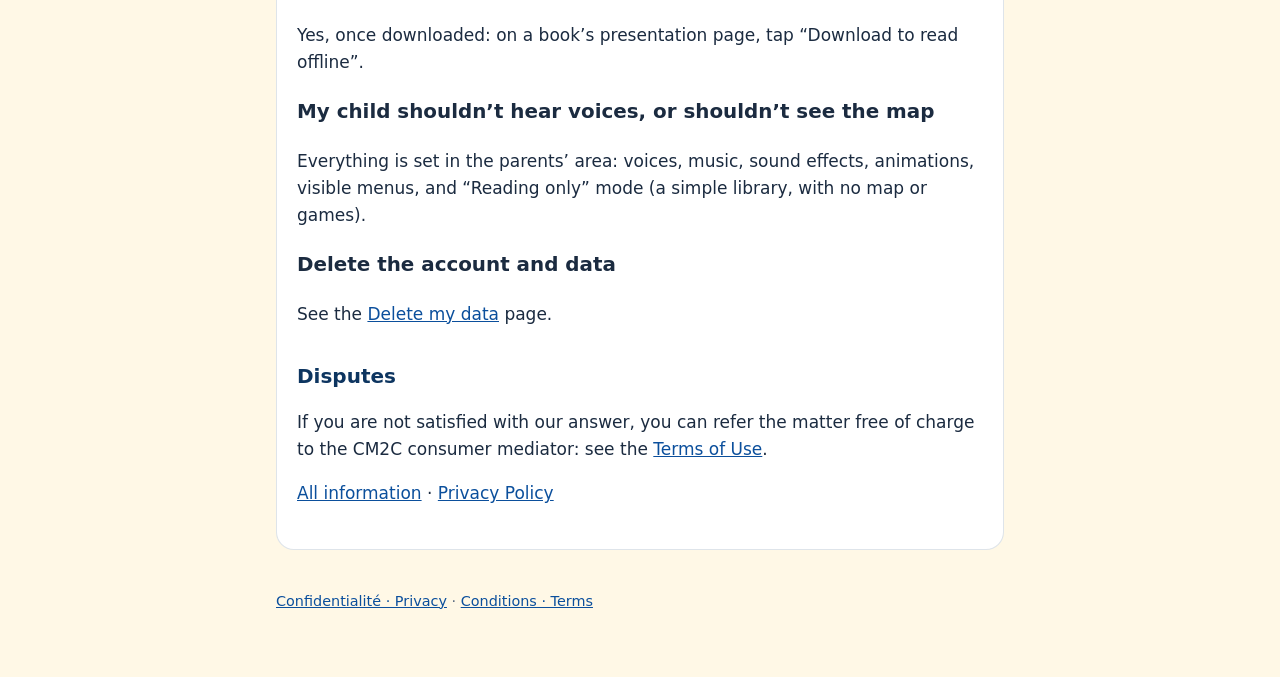
<file: assistance.html>
<!doctype html>
<html lang="fr">
<head>
<meta charset="utf-8">
<link rel="canonical" href="https://timouni.com/assistance.html">
<script src="redirection.js"></script>
<meta name="viewport" content="width=device-width,initial-scale=1">
<title>Assistance — Timouni</title>
<meta name="description" content="Aide et contact pour l’application Timouni (L’Archipel des Souffles / The Whispering Isles).">
<link rel="stylesheet" href="legal.css">
</head>
<body>
<main>
<header>
  <span class="marque">Timouni · L’Archipel des Souffles</span>
  <nav class="langues" aria-label="Langue / Language">
    <a href="#fr" aria-current="true" lang="fr">Français</a>
    <a href="#en" lang="en">English</a>
  </nav>
</header>

<!-- ======================================================================= FRANÇAIS -->
<section class="langue" id="fr" lang="fr">
<h1>Assistance</h1>
<p class="maj">Version du 6 novembre 2026</p>

<h2>Nous écrire</h2>
<p>Une question, un problème, une idée ? Écrivez à <a href="mailto:contact@timouni.com?subject=Timouni%20%E2%80%94%20assistance">contact@timouni.com</a>. Nous répondons en général sous 3 jours ouvrés.</p>
<p>Pour aller plus vite, indiquez : le modèle de votre téléphone ou tablette, et ce qui se passe (une capture d’écran aide beaucoup).</p>

<h2>L’espace parents</h2>
<p>Les achats, l’abonnement, les permissions et le compte se trouvent dans l’<strong>espace parents</strong> : sur la carte, touchez la roue des réglages, puis « Pour les parents ». Une petite opération de calcul est demandée, pour que les enfants n’y entrent pas seuls.</p>

<h2>Questions fréquentes</h2>
<h3>J’ai changé de téléphone : comment retrouver mes livres achetés ?</h3>
<p>Dans l’espace parents, rubrique « Achats et abonnement », touchez <strong>« Restaurer mes achats »</strong>. Utilisez le même compte Apple ou Google que lors de l’achat.</p>
<h3>Comment retrouver la progression de mes enfants sur un autre appareil ?</h3>
<p>Dans l’espace parents, rubrique « Compte et données », protégez la sauvegarde avec votre adresse e-mail, puis connectez-vous avec la même adresse sur le nouvel appareil.</p>
<h3>Comment arrêter l’abonnement ?</h3>
<p>L’abonnement est géré par Apple ou Google. Dans l’espace parents, touchez « Gérer mon abonnement », ou passez par les réglages de votre téléphone : <em>Réglages › votre nom › Abonnements</em> (iPhone, iPad) ou <em>Google Play › Paiements et abonnements</em> (Android). L’arrêt prend effet à la fin de la période déjà payée.</p>
<h3>Comment obtenir un remboursement ?</h3>
<p>Les paiements sont encaissés par Apple ou Google, qui décident des remboursements : <a href="https://reportaproblem.apple.com">reportaproblem.apple.com</a> (Apple) ou l’historique des commandes Google Play (Android). Écrivez-nous aussi : nous vous aiderons si nous le pouvons.</p>
<h3>Les livres se lisent-ils sans connexion ?</h3>
<p>Oui, une fois téléchargés : sur la page de présentation d’un livre, touchez « Télécharger pour lire sans connexion ».</p>
<h3>Mon enfant ne doit pas entendre de voix, ou ne pas voir la carte</h3>
<p>Tout se règle dans l’espace parents : voix, musique, bruitages, animations, menus visibles, et mode « Lecture uniquement » (une bibliothèque simple, sans carte ni jeux).</p>
<h3>Supprimer le compte et les données</h3>
<p>Voir la page <a href="suppression.html#fr">Supprimer mes données</a>.</p>

<h2>Litige</h2>
<p>Si notre réponse ne vous satisfait pas, vous pouvez faire appel gratuitement au médiateur de la consommation CM2C : voir les <a href="conditions.html#fr">conditions d’utilisation</a>.</p>
<p><a href="informations.html">Toutes les informations</a> · <a href="confidentialite.html#fr">Politique de confidentialité</a></p>
</section>

<!-- ======================================================================= ENGLISH -->
<section class="langue" id="en" lang="en">
<h1>Support</h1>
<p class="maj">Version of November 6, 2026</p>

<h2>Contact us</h2>
<p>A question, a problem, an idea? Email <a href="mailto:contact@timouni.com?subject=Timouni%20support">contact@timouni.com</a>. We usually reply within 3 business days.</p>
<p>To help us, please include your phone or tablet model and what happens (a screenshot helps a lot).</p>

<h2>The parents’ area</h2>
<p>Purchases, subscription, permissions and account are in the <strong>parents’ area</strong>: on the map, tap the settings wheel, then “For parents”. A small math question keeps children from going in on their own.</p>

<h2>Frequently asked questions</h2>
<h3>I changed phones: how do I get my purchased books back?</h3>
<p>In the parents’ area, under “Purchases and subscription”, tap <strong>“Restore my purchases”</strong>. Use the same Apple or Google account as for the purchase.</p>
<h3>How do I get my children’s progress on another device?</h3>
<p>In the parents’ area, under “Account and data”, protect the backup with your email address, then sign in with the same address on the new device.</p>
<h3>How do I cancel the subscription?</h3>
<p>The subscription is managed by Apple or Google. In the parents’ area, tap “Manage my subscription”, or use your device settings: <em>Settings › your name › Subscriptions</em> (iPhone, iPad) or <em>Google Play › Payments &amp; subscriptions</em> (Android). Cancellation takes effect at the end of the period already paid.</p>
<h3>How do I get a refund?</h3>
<p>Payments are collected by Apple or Google, who decide on refunds: <a href="https://reportaproblem.apple.com">reportaproblem.apple.com</a> (Apple) or your Google Play order history (Android). Feel free to email us too: we will help if we can.</p>
<h3>Can the books be read offline?</h3>
<p>Yes, once downloaded: on a book’s presentation page, tap “Download to read offline”.</p>
<h3>My child shouldn’t hear voices, or shouldn’t see the map</h3>
<p>Everything is set in the parents’ area: voices, music, sound effects, animations, visible menus, and “Reading only” mode (a simple library, with no map or games).</p>
<h3>Delete the account and data</h3>
<p>See the <a href="suppression.html#en">Delete my data</a> page.</p>

<h2>Disputes</h2>
<p>If you are not satisfied with our answer, you can refer the matter free of charge to the CM2C consumer mediator: see the <a href="conditions.html#en">Terms of Use</a>.</p>
<p><a href="informations.html">All information</a> · <a href="confidentialite.html#en">Privacy Policy</a></p>
</section>

<footer><a href="confidentialite.html">Confidentialité · Privacy</a> · <a href="conditions.html">Conditions · Terms</a></footer>
</main>
</body>
</html>
</file>
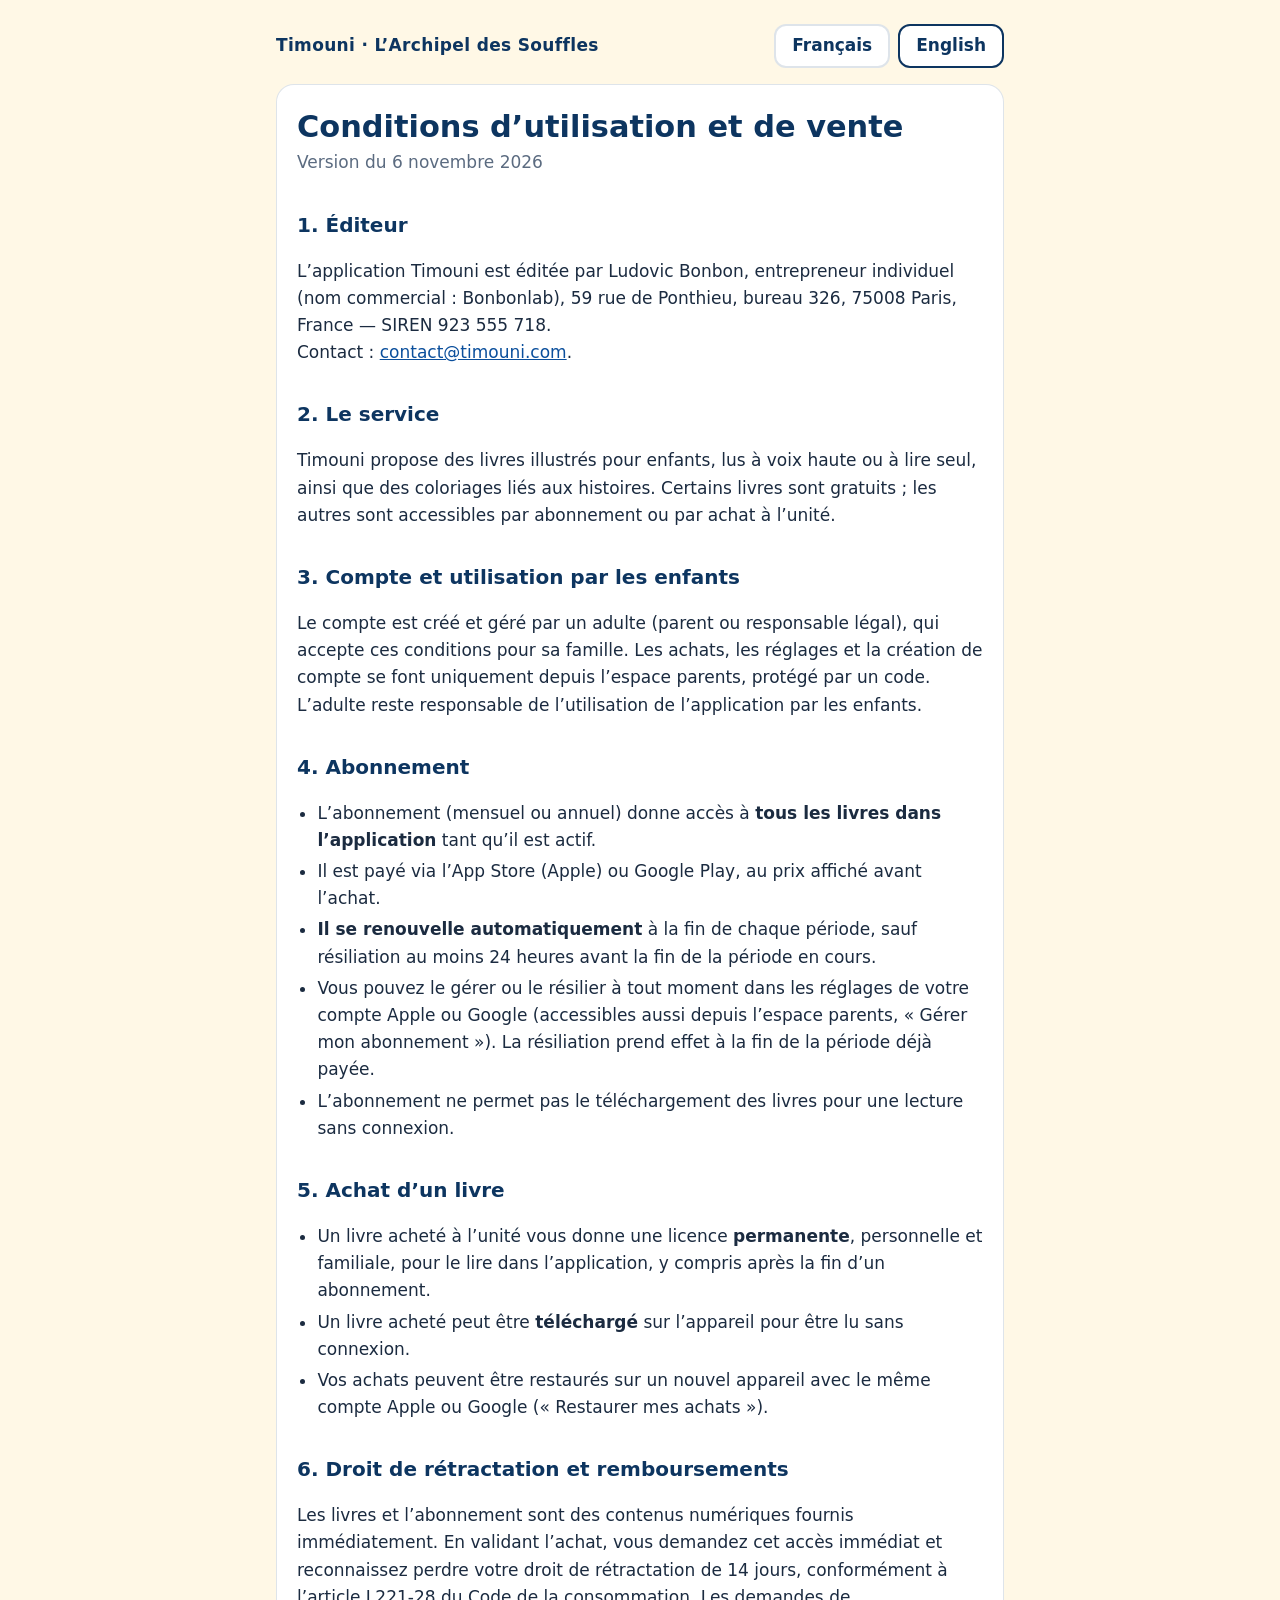
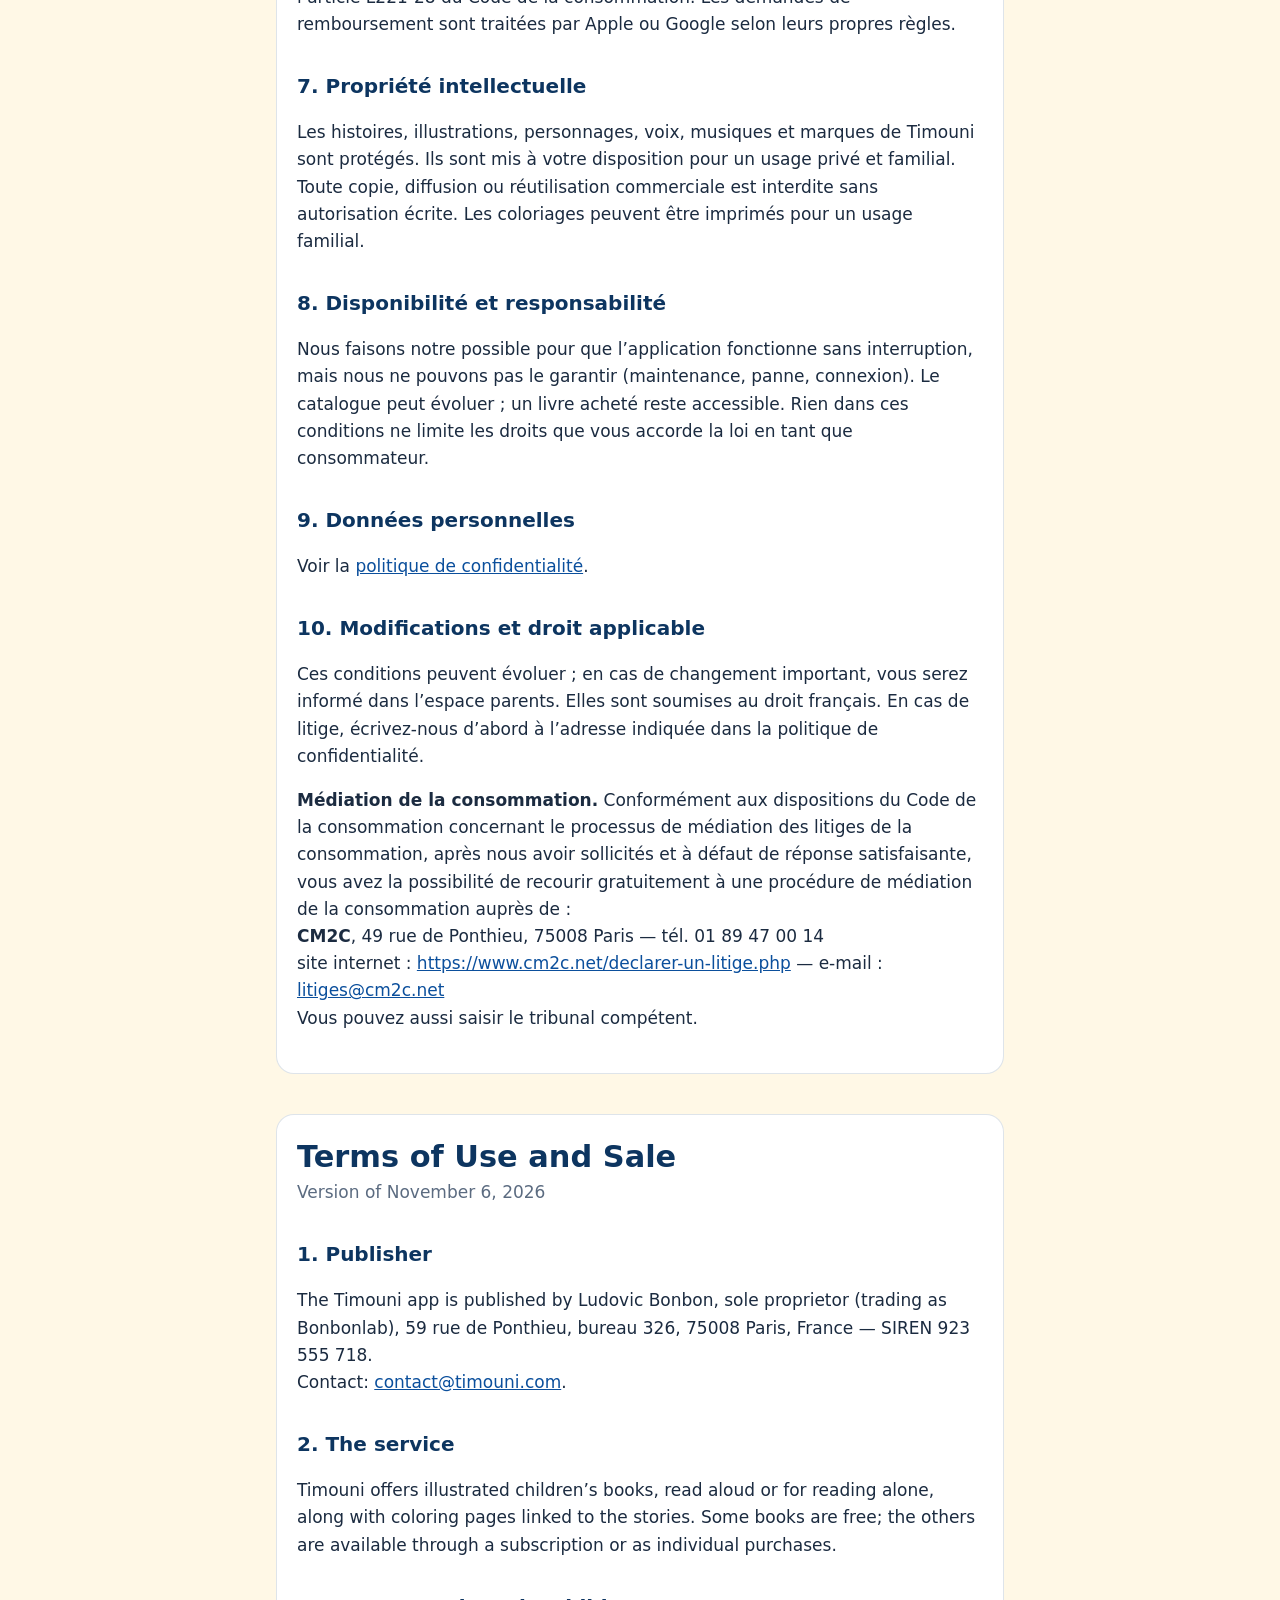
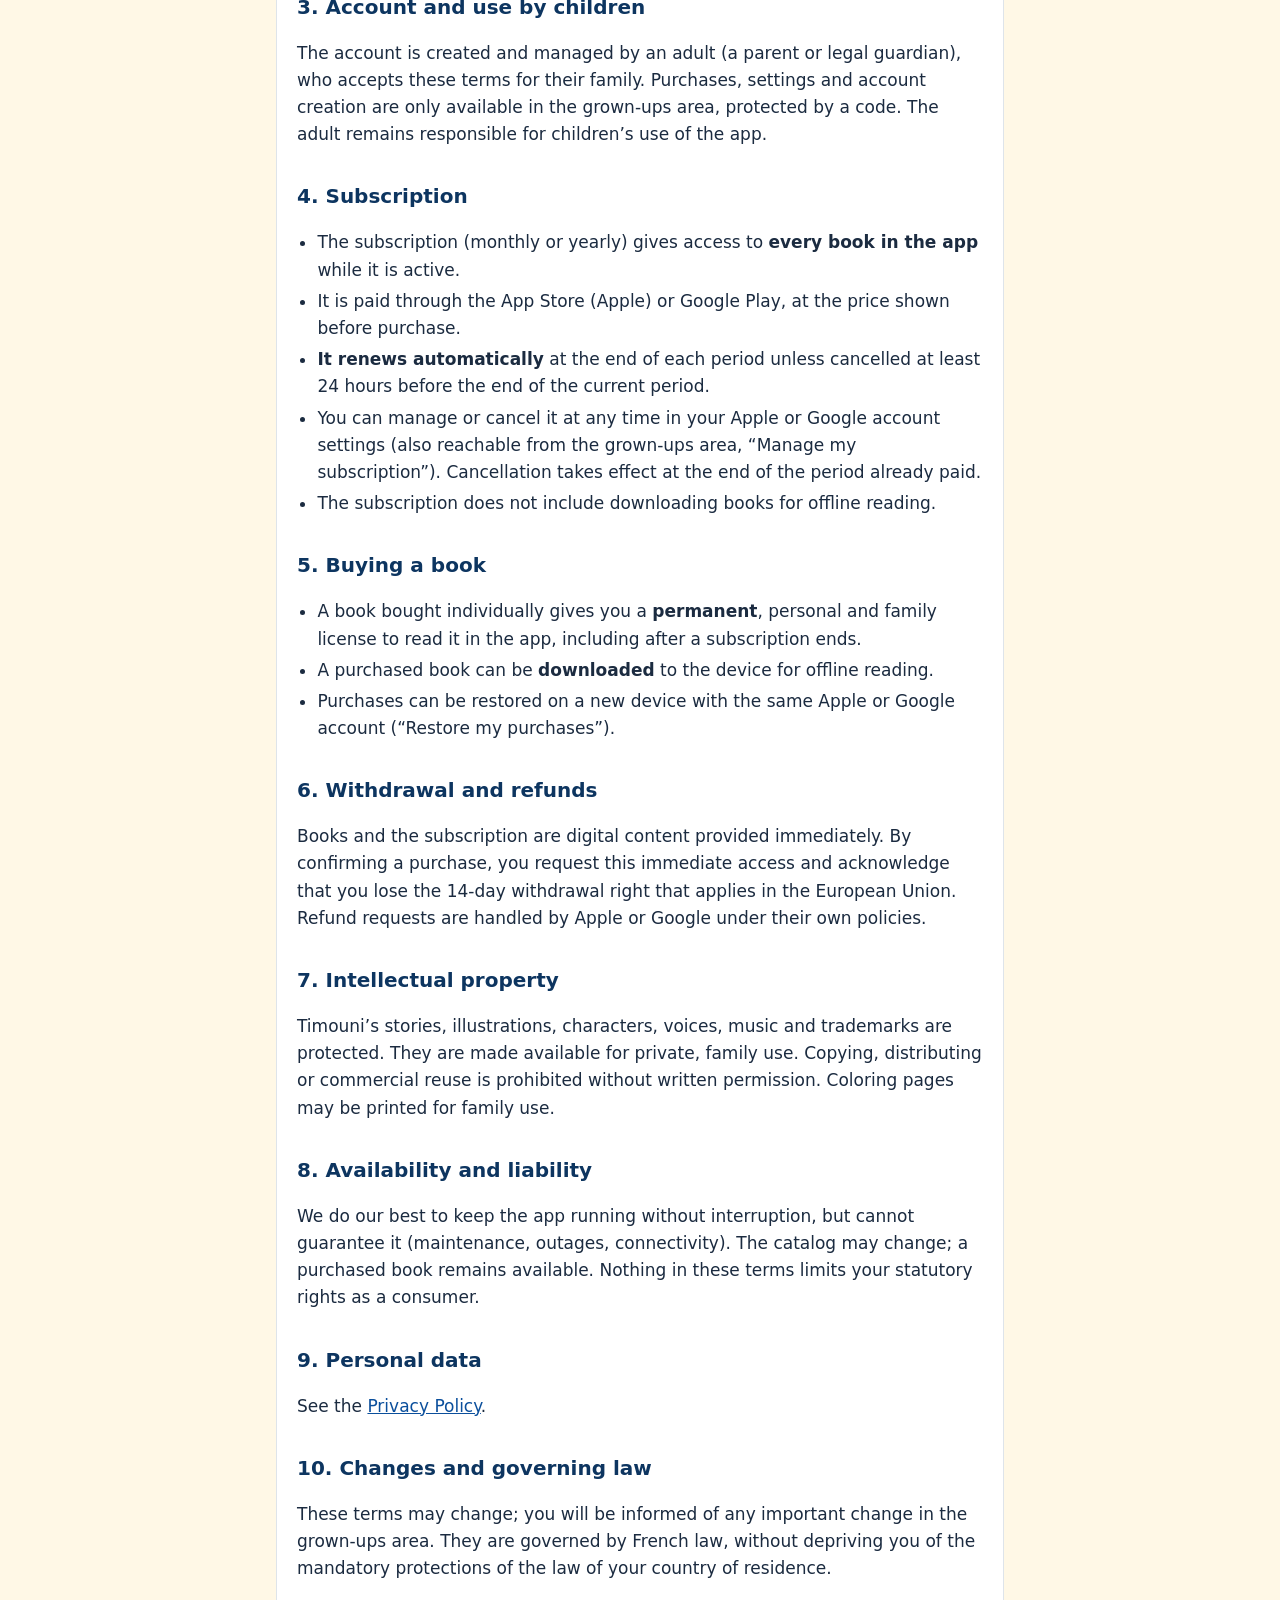
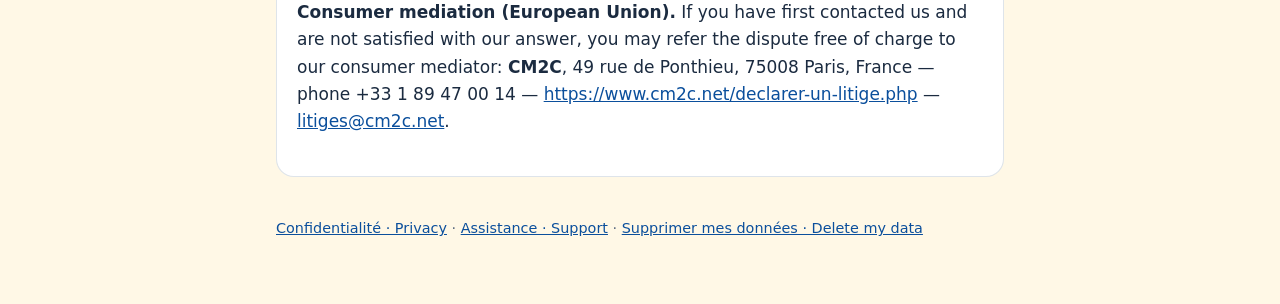
<file: conditions.html>
<!doctype html>
<html lang="fr">
<head>
<meta charset="utf-8">
<link rel="canonical" href="https://timouni.com/conditions.html">
<script src="redirection.js"></script>
<meta name="viewport" content="width=device-width,initial-scale=1">
<title>Conditions d’utilisation — Timouni</title>
<meta name="description" content="Conditions d’utilisation et de vente de l’application Timouni (L’Archipel des Souffles / The Whispering Isles).">
<link rel="stylesheet" href="legal.css">
</head>
<body>
<main>
<header>
  <span class="marque">Timouni · L’Archipel des Souffles</span>
  <nav class="langues" aria-label="Langue / Language">
    <a href="#fr" aria-current="true" lang="fr">Français</a>
    <a href="#en" lang="en">English</a>
  </nav>
</header>

<!-- ======================================================================= FRANÇAIS -->
<section class="langue" id="fr" lang="fr">
<h1>Conditions d’utilisation et de vente</h1>
<p class="maj">Version du 6 novembre 2026</p>

<h2>1. Éditeur</h2>
<p>L’application Timouni est éditée par Ludovic Bonbon, entrepreneur individuel (nom commercial : Bonbonlab), 59 rue de Ponthieu, bureau 326, 75008 Paris, France — SIREN 923 555 718.<br>
Contact : <a href="mailto:contact@timouni.com">contact@timouni.com</a>.</p>

<h2>2. Le service</h2>
<p>Timouni propose des livres illustrés pour enfants, lus à voix haute ou à lire seul, ainsi que des coloriages liés aux histoires. Certains livres sont gratuits ; les autres sont accessibles par abonnement ou par achat à l’unité.</p>

<h2>3. Compte et utilisation par les enfants</h2>
<p>Le compte est créé et géré par un adulte (parent ou responsable légal), qui accepte ces conditions pour sa famille. Les achats, les réglages et la création de compte se font uniquement depuis l’espace parents, protégé par un code. L’adulte reste responsable de l’utilisation de l’application par les enfants.</p>

<h2>4. Abonnement</h2>
<ul>
<li>L’abonnement (mensuel ou annuel) donne accès à <strong>tous les livres dans l’application</strong> tant qu’il est actif.</li>
<li>Il est payé via l’App Store (Apple) ou Google Play, au prix affiché avant l’achat.</li>
<li><strong>Il se renouvelle automatiquement</strong> à la fin de chaque période, sauf résiliation au moins 24 heures avant la fin de la période en cours.</li>
<li>Vous pouvez le gérer ou le résilier à tout moment dans les réglages de votre compte Apple ou Google (accessibles aussi depuis l’espace parents, « Gérer mon abonnement »). La résiliation prend effet à la fin de la période déjà payée.</li>
<li>L’abonnement ne permet pas le téléchargement des livres pour une lecture sans connexion.</li>
</ul>

<h2>5. Achat d’un livre</h2>
<ul>
<li>Un livre acheté à l’unité vous donne une licence <strong>permanente</strong>, personnelle et familiale, pour le lire dans l’application, y compris après la fin d’un abonnement.</li>
<li>Un livre acheté peut être <strong>téléchargé</strong> sur l’appareil pour être lu sans connexion.</li>
<li>Vos achats peuvent être restaurés sur un nouvel appareil avec le même compte Apple ou Google (« Restaurer mes achats »).</li>
</ul>

<h2>6. Droit de rétractation et remboursements</h2>
<p>Les livres et l’abonnement sont des contenus numériques fournis immédiatement. En validant l’achat, vous demandez cet accès immédiat et reconnaissez perdre votre droit de rétractation de 14 jours, conformément à l’article L221-28 du Code de la consommation. Les demandes de remboursement sont traitées par Apple ou Google selon leurs propres règles.</p>

<h2>7. Propriété intellectuelle</h2>
<p>Les histoires, illustrations, personnages, voix, musiques et marques de Timouni sont protégés. Ils sont mis à votre disposition pour un usage privé et familial. Toute copie, diffusion ou réutilisation commerciale est interdite sans autorisation écrite. Les coloriages peuvent être imprimés pour un usage familial.</p>

<h2>8. Disponibilité et responsabilité</h2>
<p>Nous faisons notre possible pour que l’application fonctionne sans interruption, mais nous ne pouvons pas le garantir (maintenance, panne, connexion). Le catalogue peut évoluer ; un livre acheté reste accessible. Rien dans ces conditions ne limite les droits que vous accorde la loi en tant que consommateur.</p>

<h2>9. Données personnelles</h2>
<p>Voir la <a href="confidentialite.html#fr">politique de confidentialité</a>.</p>

<h2>10. Modifications et droit applicable</h2>
<p>Ces conditions peuvent évoluer ; en cas de changement important, vous serez informé dans l’espace parents. Elles sont soumises au droit français. En cas de litige, écrivez-nous d’abord à l’adresse indiquée dans la politique de confidentialité.</p>
<p><strong>Médiation de la consommation.</strong> Conformément aux dispositions du Code de la consommation concernant le processus de médiation des litiges de la consommation, après nous avoir sollicités et à défaut de réponse satisfaisante, vous avez la possibilité de recourir gratuitement à une procédure de médiation de la consommation auprès de :<br>
<strong>CM2C</strong>, 49 rue de Ponthieu, 75008 Paris — tél. 01 89 47 00 14<br>
site internet : <a href="https://www.cm2c.net/declarer-un-litige.php">https://www.cm2c.net/declarer-un-litige.php</a> — e-mail : <a href="mailto:litiges@cm2c.net">litiges@cm2c.net</a><br>
Vous pouvez aussi saisir le tribunal compétent.</p>
</section>

<!-- ======================================================================= ENGLISH -->
<section class="langue" id="en" lang="en">
<h1>Terms of Use and Sale</h1>
<p class="maj">Version of November 6, 2026</p>

<h2>1. Publisher</h2>
<p>The Timouni app is published by Ludovic Bonbon, sole proprietor (trading as Bonbonlab), 59 rue de Ponthieu, bureau 326, 75008 Paris, France — SIREN 923 555 718.<br>
Contact: <a href="mailto:contact@timouni.com">contact@timouni.com</a>.</p>

<h2>2. The service</h2>
<p>Timouni offers illustrated children’s books, read aloud or for reading alone, along with coloring pages linked to the stories. Some books are free; the others are available through a subscription or as individual purchases.</p>

<h2>3. Account and use by children</h2>
<p>The account is created and managed by an adult (a parent or legal guardian), who accepts these terms for their family. Purchases, settings and account creation are only available in the grown-ups area, protected by a code. The adult remains responsible for children’s use of the app.</p>

<h2>4. Subscription</h2>
<ul>
<li>The subscription (monthly or yearly) gives access to <strong>every book in the app</strong> while it is active.</li>
<li>It is paid through the App Store (Apple) or Google Play, at the price shown before purchase.</li>
<li><strong>It renews automatically</strong> at the end of each period unless cancelled at least 24 hours before the end of the current period.</li>
<li>You can manage or cancel it at any time in your Apple or Google account settings (also reachable from the grown-ups area, “Manage my subscription”). Cancellation takes effect at the end of the period already paid.</li>
<li>The subscription does not include downloading books for offline reading.</li>
</ul>

<h2>5. Buying a book</h2>
<ul>
<li>A book bought individually gives you a <strong>permanent</strong>, personal and family license to read it in the app, including after a subscription ends.</li>
<li>A purchased book can be <strong>downloaded</strong> to the device for offline reading.</li>
<li>Purchases can be restored on a new device with the same Apple or Google account (“Restore my purchases”).</li>
</ul>

<h2>6. Withdrawal and refunds</h2>
<p>Books and the subscription are digital content provided immediately. By confirming a purchase, you request this immediate access and acknowledge that you lose the 14-day withdrawal right that applies in the European Union. Refund requests are handled by Apple or Google under their own policies.</p>

<h2>7. Intellectual property</h2>
<p>Timouni’s stories, illustrations, characters, voices, music and trademarks are protected. They are made available for private, family use. Copying, distributing or commercial reuse is prohibited without written permission. Coloring pages may be printed for family use.</p>

<h2>8. Availability and liability</h2>
<p>We do our best to keep the app running without interruption, but cannot guarantee it (maintenance, outages, connectivity). The catalog may change; a purchased book remains available. Nothing in these terms limits your statutory rights as a consumer.</p>

<h2>9. Personal data</h2>
<p>See the <a href="confidentialite.html#en">Privacy Policy</a>.</p>

<h2>10. Changes and governing law</h2>
<p>These terms may change; you will be informed of any important change in the grown-ups area. They are governed by French law, without depriving you of the mandatory protections of the law of your country of residence.</p>
<p><strong>Consumer mediation (European Union).</strong> If you have first contacted us and are not satisfied with our answer, you may refer the dispute free of charge to our consumer mediator: <strong>CM2C</strong>, 49 rue de Ponthieu, 75008 Paris, France — phone +33 1 89 47 00 14 — <a href="https://www.cm2c.net/declarer-un-litige.php">https://www.cm2c.net/declarer-un-litige.php</a> — <a href="mailto:litiges@cm2c.net">litiges@cm2c.net</a>.</p>
</section>

<footer><a href="confidentialite.html">Confidentialité · Privacy</a> · <a href="assistance.html">Assistance · Support</a> · <a href="suppression.html">Supprimer mes données · Delete my data</a></footer>
</main>
<script src="langues.js"></script>
</body>
</html>
</file>
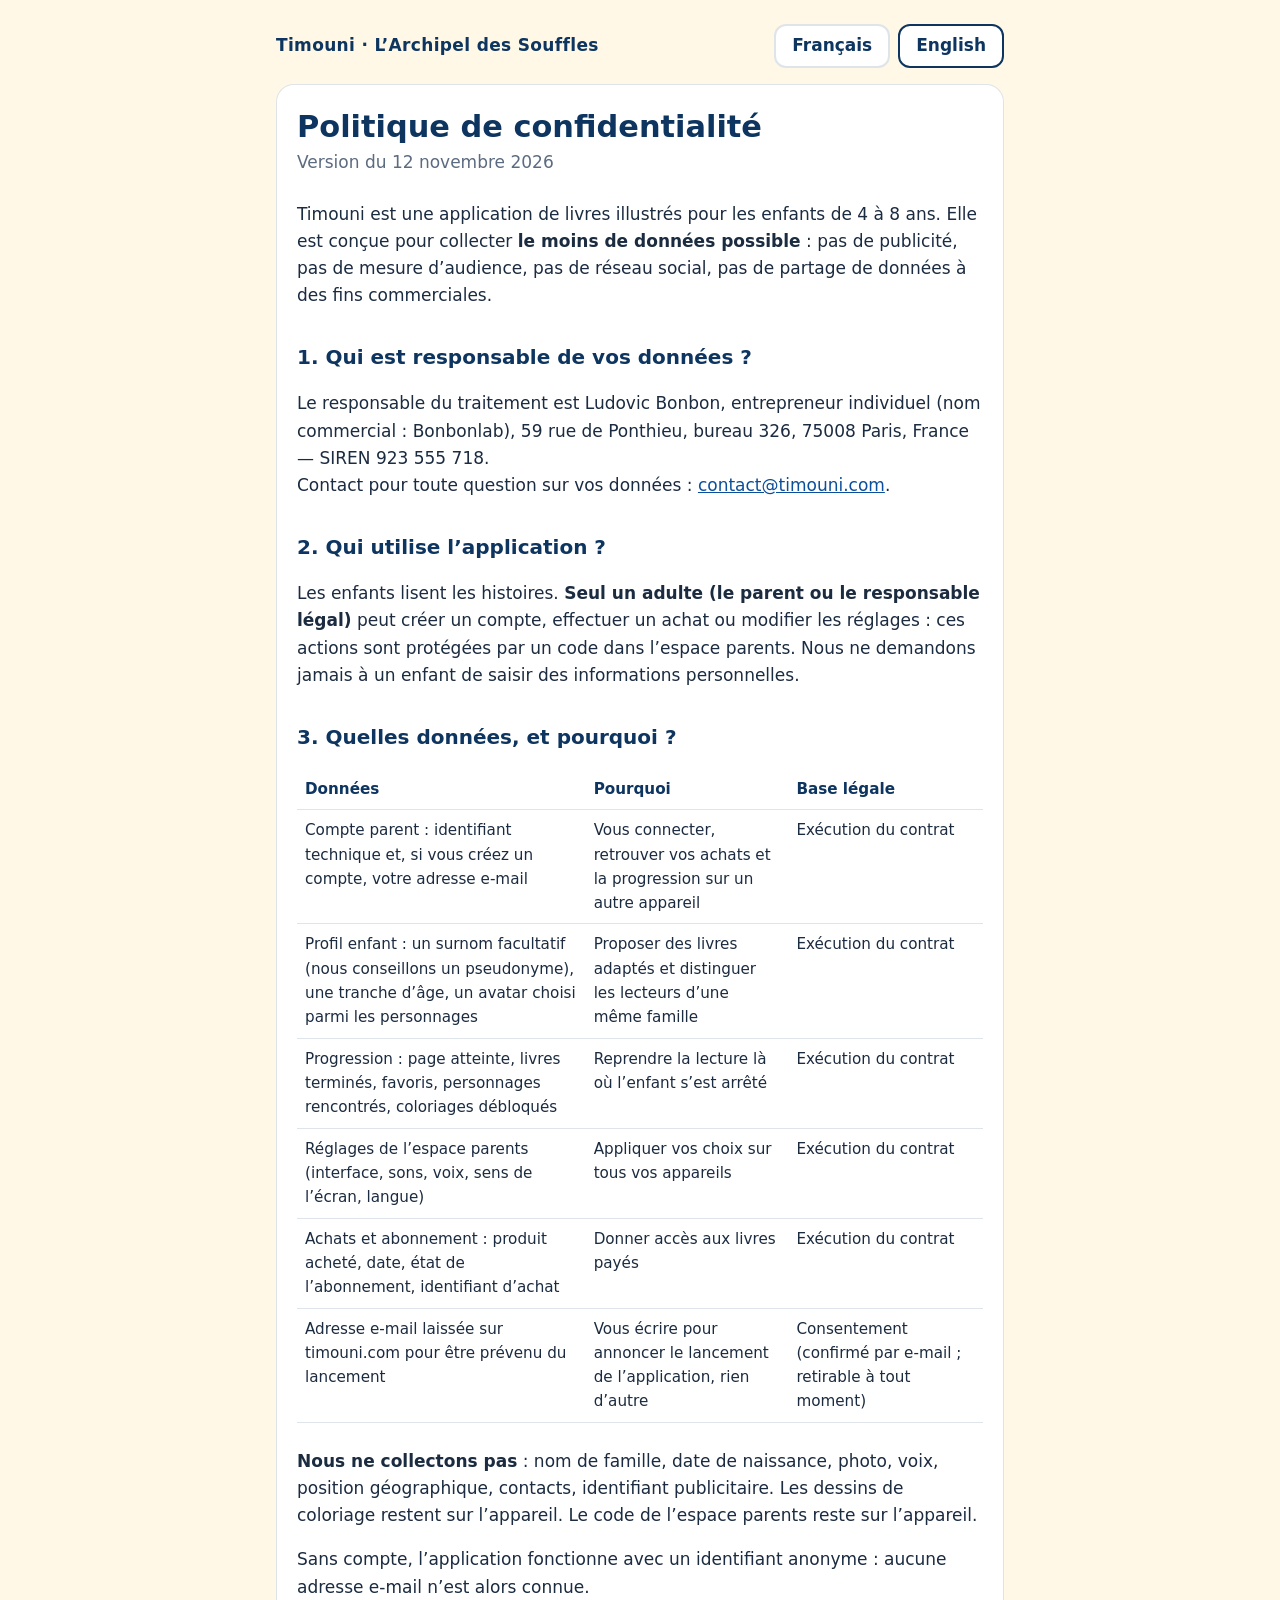
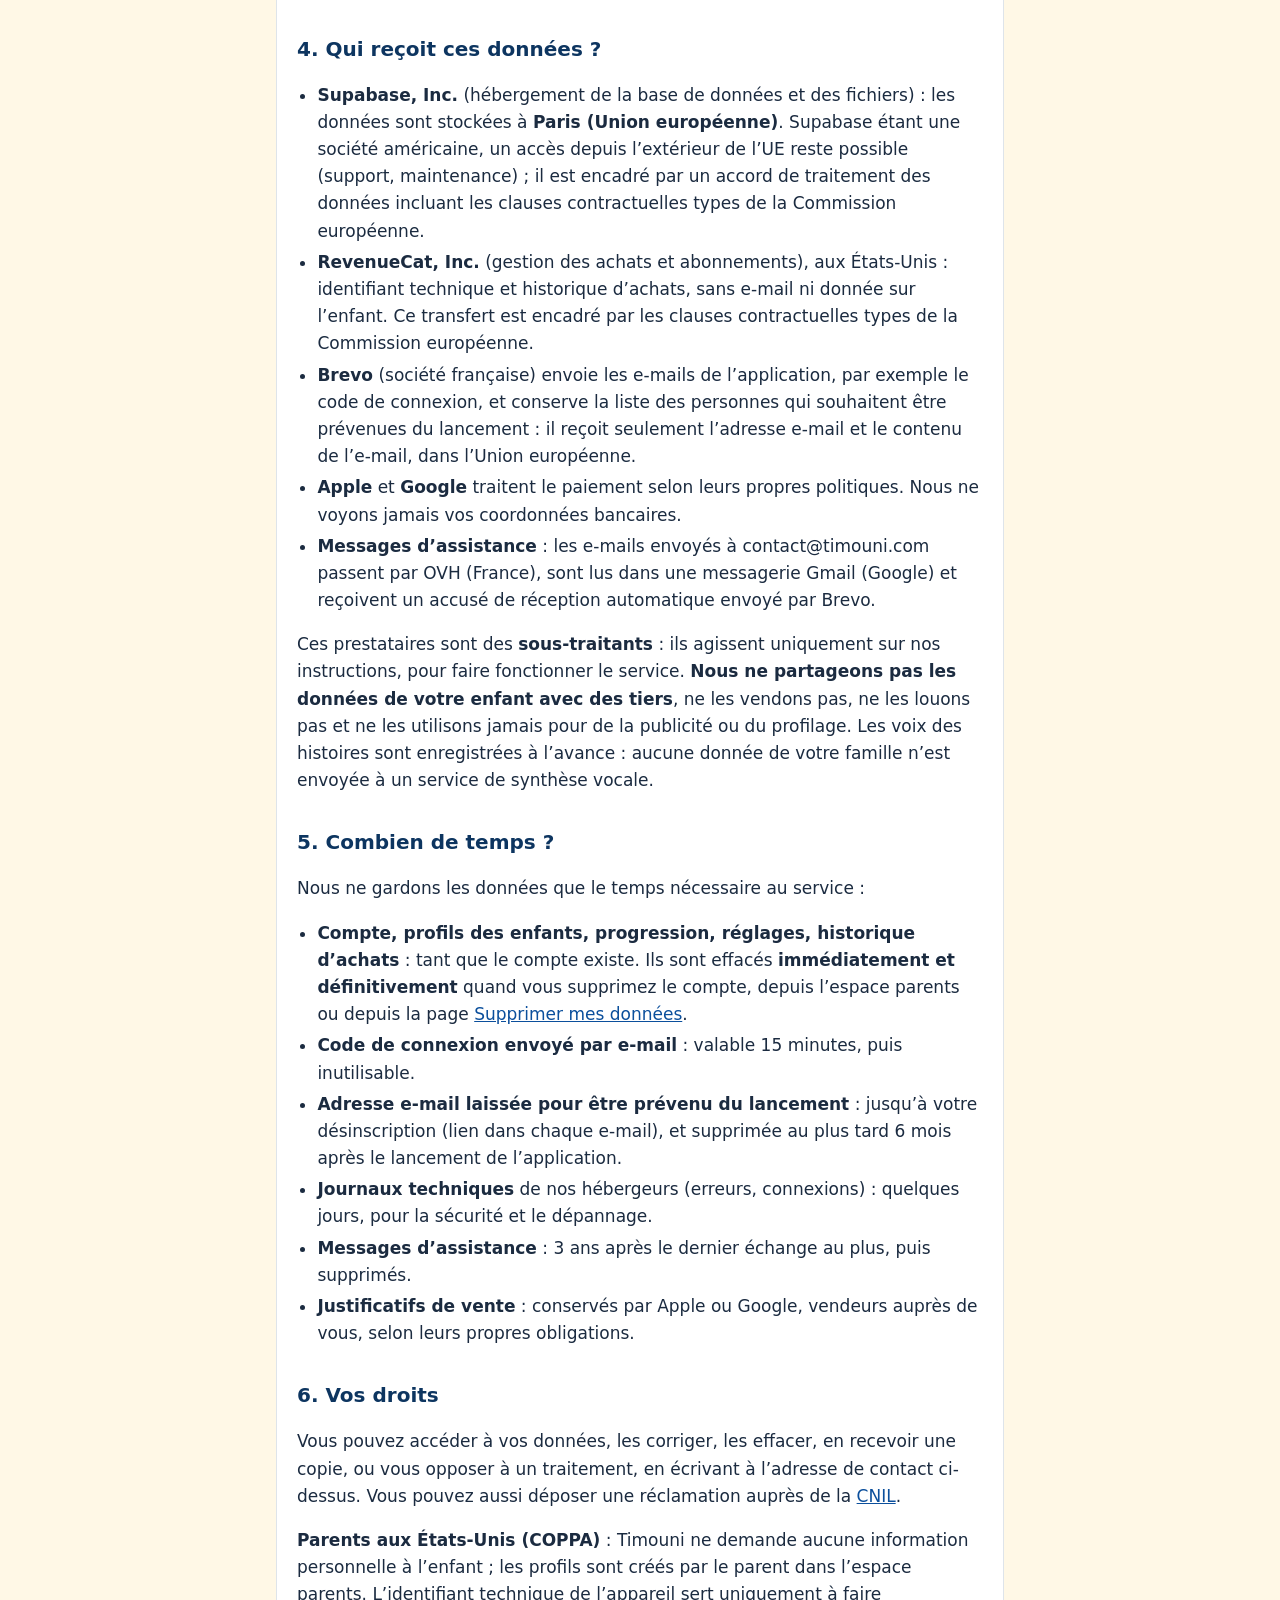
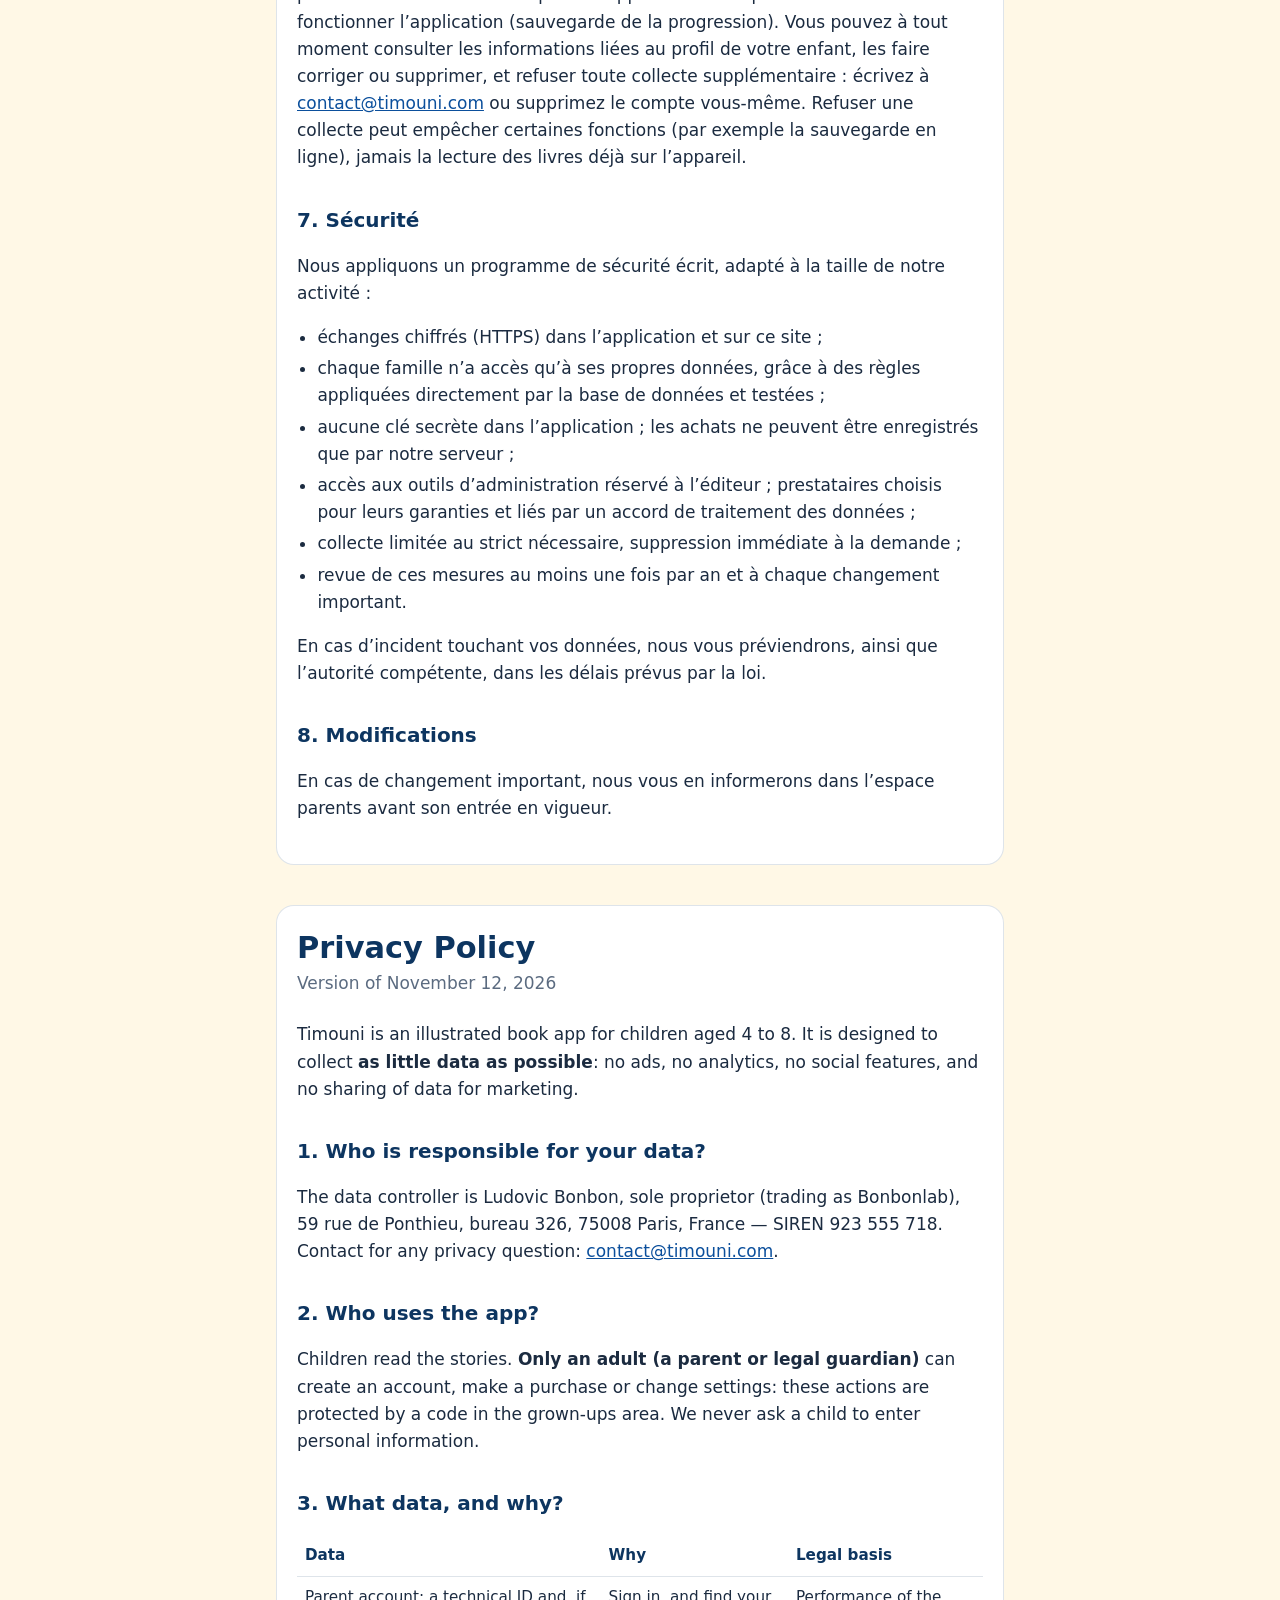
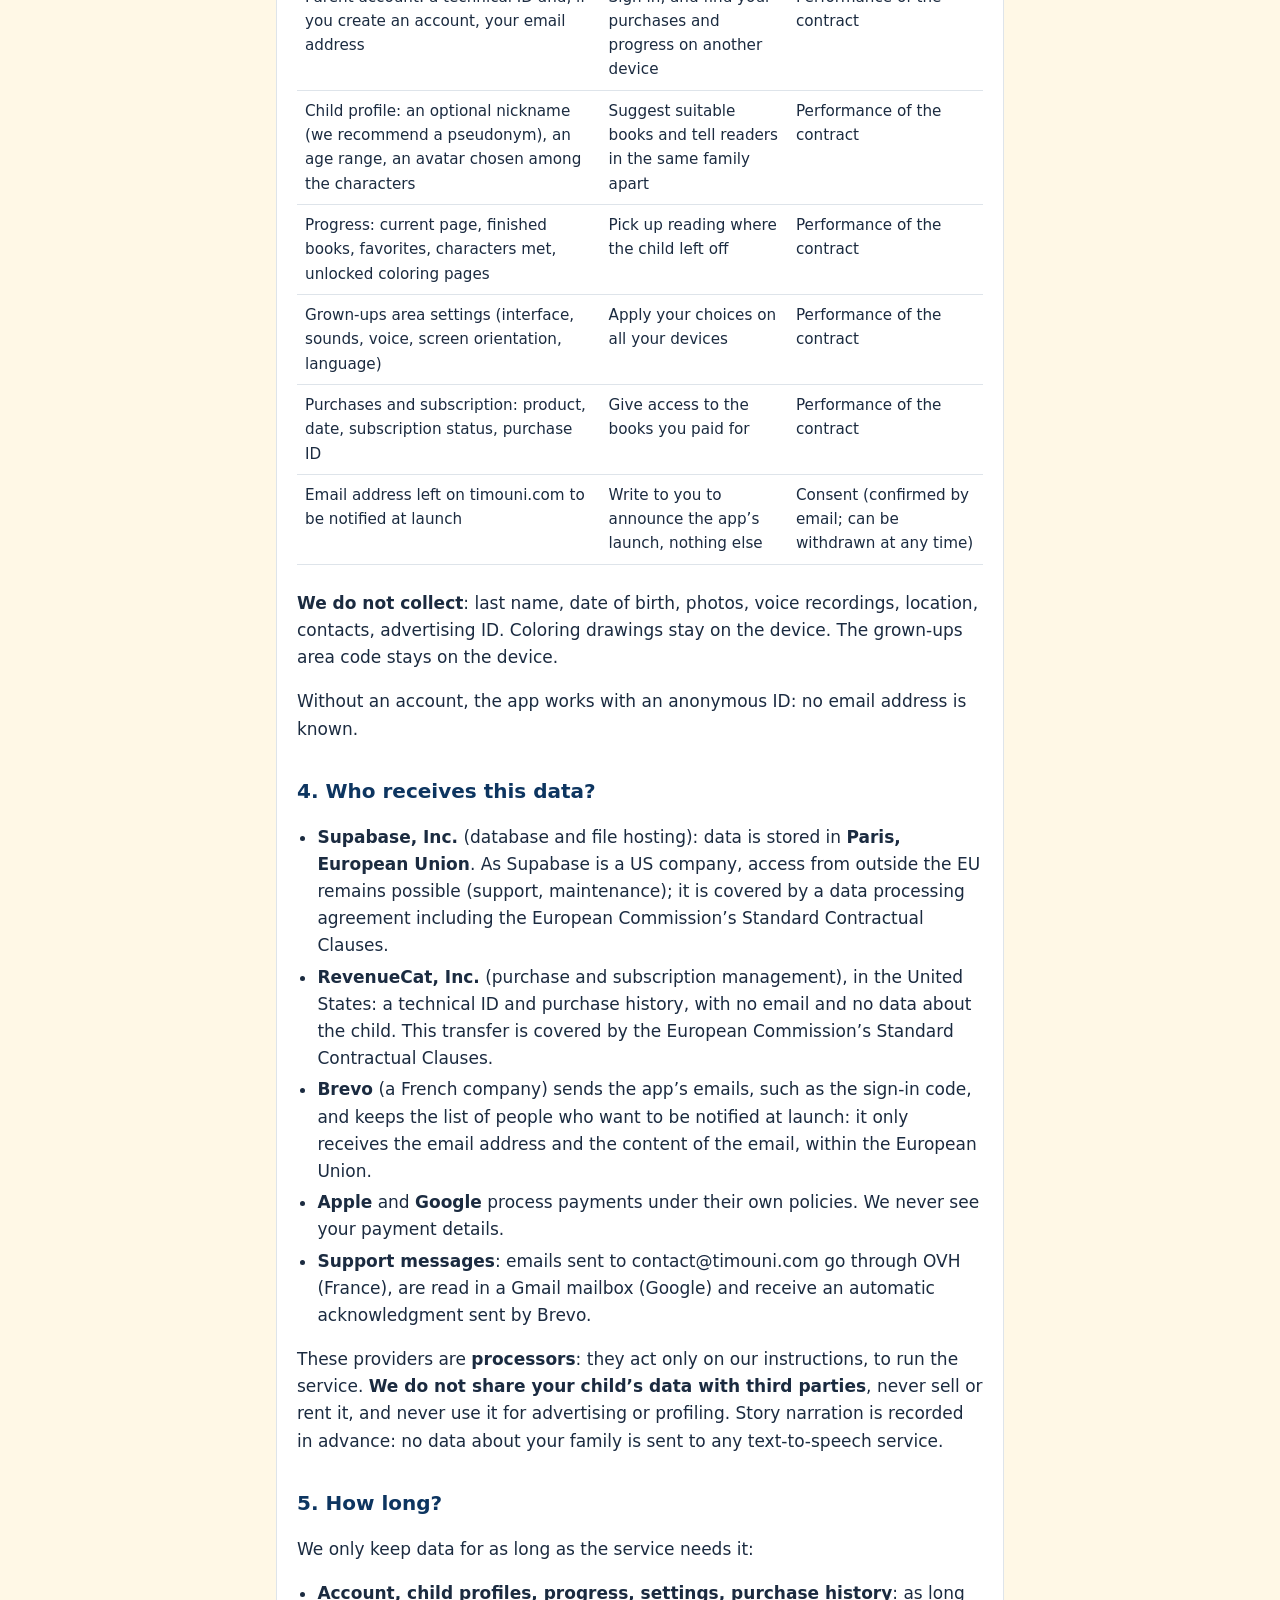
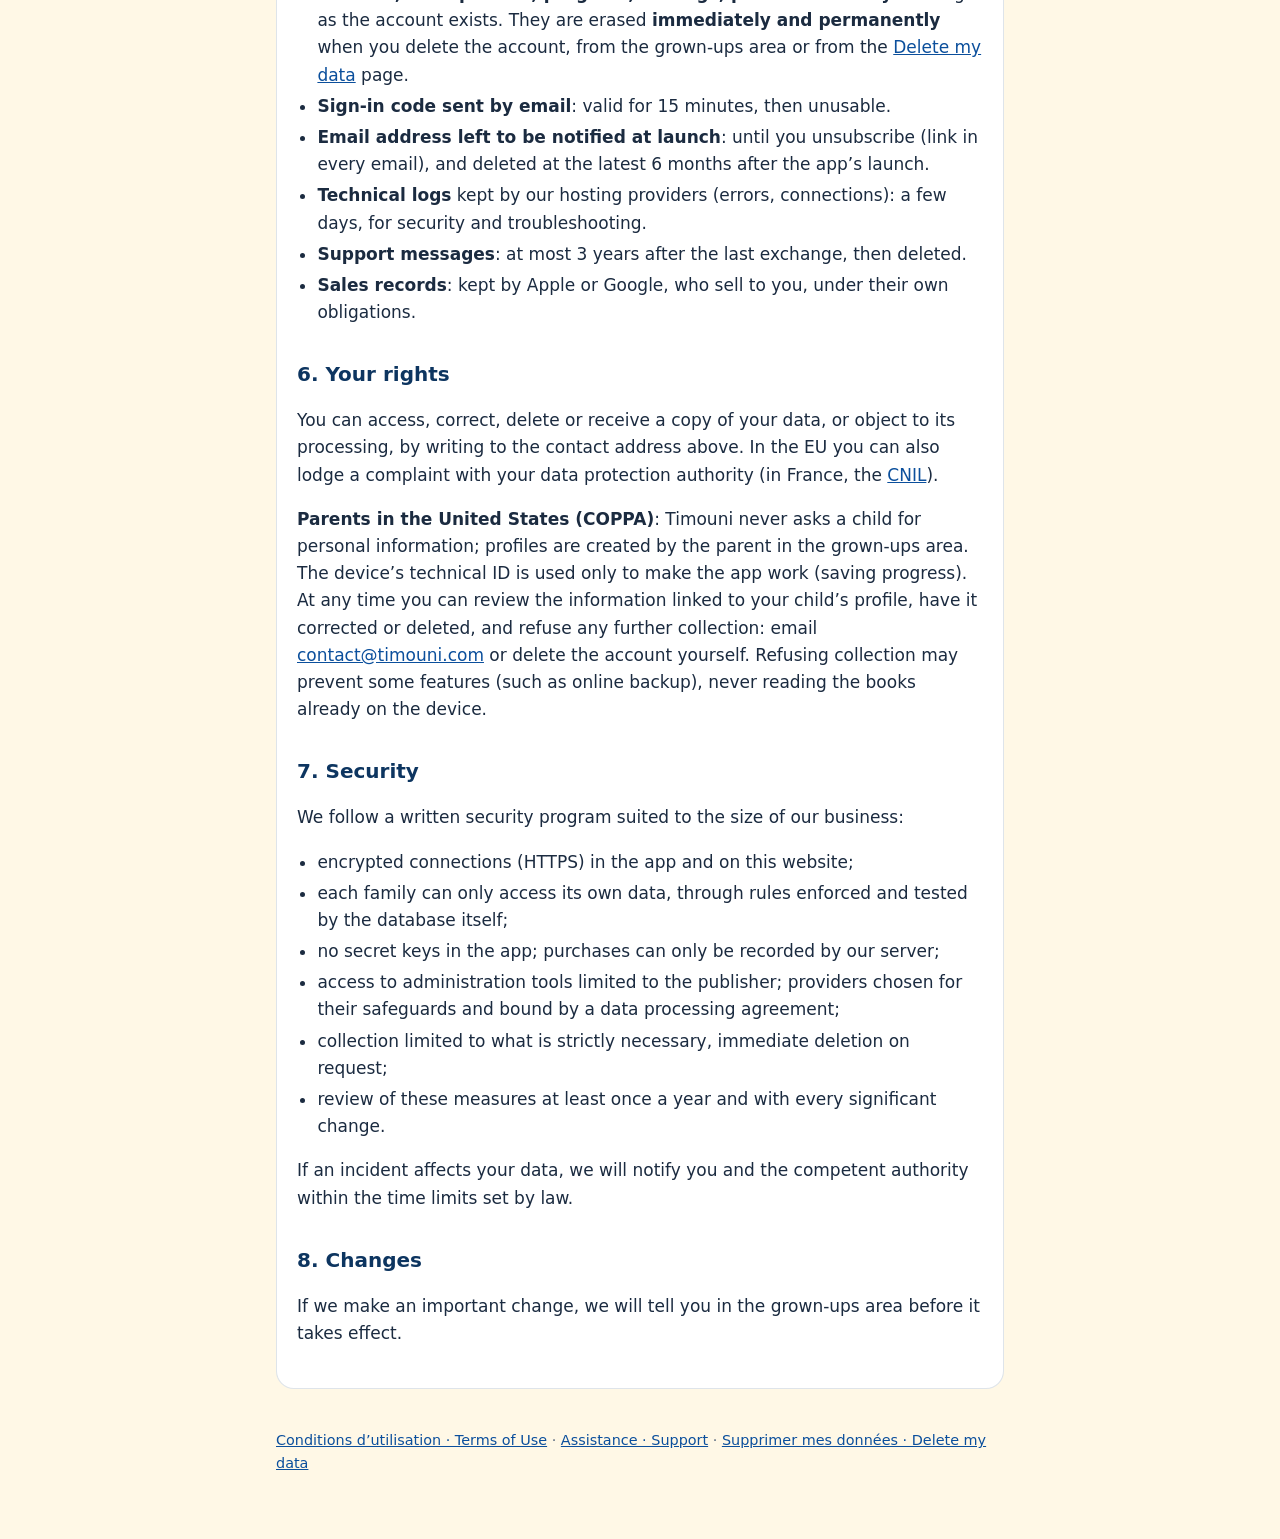
<file: confidentialite.html>
<!doctype html>
<html lang="fr">
<head>
<meta charset="utf-8">
<link rel="canonical" href="https://timouni.com/confidentialite.html">
<script src="redirection.js"></script>
<meta name="viewport" content="width=device-width,initial-scale=1">
<title>Confidentialité — Timouni</title>
<meta name="description" content="Politique de confidentialité de l’application Timouni (L’Archipel des Souffles / The Whispering Isles).">
<link rel="stylesheet" href="legal.css">
</head>
<body>
<main>
<header>
  <span class="marque">Timouni · L’Archipel des Souffles</span>
  <nav class="langues" aria-label="Langue / Language">
    <a href="#fr" aria-current="true" lang="fr">Français</a>
    <a href="#en" lang="en">English</a>
  </nav>
</header>

<!-- ======================================================================= FRANÇAIS -->
<section class="langue" id="fr" lang="fr">
<h1>Politique de confidentialité</h1>
<p class="maj">Version du 12 novembre 2026</p>

<p>Timouni est une application de livres illustrés pour les enfants de 4 à 8 ans. Elle est conçue pour collecter <strong>le moins de données possible</strong> : pas de publicité, pas de mesure d’audience, pas de réseau social, pas de partage de données à des fins commerciales.</p>

<h2>1. Qui est responsable de vos données ?</h2>
<p>Le responsable du traitement est Ludovic Bonbon, entrepreneur individuel (nom commercial : Bonbonlab), 59 rue de Ponthieu, bureau 326, 75008 Paris, France — SIREN 923 555 718.<br>
Contact pour toute question sur vos données : <a href="mailto:contact@timouni.com">contact@timouni.com</a>.</p>

<h2>2. Qui utilise l’application ?</h2>
<p>Les enfants lisent les histoires. <strong>Seul un adulte (le parent ou le responsable légal)</strong> peut créer un compte, effectuer un achat ou modifier les réglages : ces actions sont protégées par un code dans l’espace parents. Nous ne demandons jamais à un enfant de saisir des informations personnelles.</p>

<h2>3. Quelles données, et pourquoi ?</h2>
<div class="tableau"><table>
<tr><th>Données</th><th>Pourquoi</th><th>Base légale</th></tr>
<tr><td>Compte parent : identifiant technique et, si vous créez un compte, votre adresse e-mail</td><td>Vous connecter, retrouver vos achats et la progression sur un autre appareil</td><td>Exécution du contrat</td></tr>
<tr><td>Profil enfant : un surnom facultatif (nous conseillons un pseudonyme), une tranche d’âge, un avatar choisi parmi les personnages</td><td>Proposer des livres adaptés et distinguer les lecteurs d’une même famille</td><td>Exécution du contrat</td></tr>
<tr><td>Progression : page atteinte, livres terminés, favoris, personnages rencontrés, coloriages débloqués</td><td>Reprendre la lecture là où l’enfant s’est arrêté</td><td>Exécution du contrat</td></tr>
<tr><td>Réglages de l’espace parents (interface, sons, voix, sens de l’écran, langue)</td><td>Appliquer vos choix sur tous vos appareils</td><td>Exécution du contrat</td></tr>
<tr><td>Achats et abonnement : produit acheté, date, état de l’abonnement, identifiant d’achat</td><td>Donner accès aux livres payés</td><td>Exécution du contrat</td></tr>
<tr><td>Adresse e-mail laissée sur timouni.com pour être prévenu du lancement</td><td>Vous écrire pour annoncer le lancement de l’application, rien d’autre</td><td>Consentement (confirmé par e-mail ; retirable à tout moment)</td></tr>
</table></div>
<p><strong>Nous ne collectons pas</strong> : nom de famille, date de naissance, photo, voix, position géographique, contacts, identifiant publicitaire. Les dessins de coloriage restent sur l’appareil. Le code de l’espace parents reste sur l’appareil.</p>
<p>Sans compte, l’application fonctionne avec un identifiant anonyme : aucune adresse e-mail n’est alors connue.</p>

<h2>4. Qui reçoit ces données ?</h2>
<ul>
<li><strong>Supabase, Inc.</strong> (hébergement de la base de données et des fichiers) : les données sont stockées à <strong>Paris (Union européenne)</strong>. Supabase étant une société américaine, un accès depuis l’extérieur de l’UE reste possible (support, maintenance) ; il est encadré par un accord de traitement des données incluant les clauses contractuelles types de la Commission européenne.</li>
<li><strong>RevenueCat, Inc.</strong> (gestion des achats et abonnements), aux États-Unis : identifiant technique et historique d’achats, sans e-mail ni donnée sur l’enfant. Ce transfert est encadré par les clauses contractuelles types de la Commission européenne.</li>
<li><strong>Brevo</strong> (société française) envoie les e-mails de l’application, par exemple le code de connexion, et conserve la liste des personnes qui souhaitent être prévenues du lancement : il reçoit seulement l’adresse e-mail et le contenu de l’e-mail, dans l’Union européenne.</li>
<li><strong>Apple</strong> et <strong>Google</strong> traitent le paiement selon leurs propres politiques. Nous ne voyons jamais vos coordonnées bancaires.</li>
<li><strong>Messages d’assistance</strong> : les e-mails envoyés à contact@timouni.com passent par OVH (France), sont lus dans une messagerie Gmail (Google) et reçoivent un accusé de réception automatique envoyé par Brevo.</li>
</ul>
<p>Ces prestataires sont des <strong>sous-traitants</strong> : ils agissent uniquement sur nos instructions, pour faire fonctionner le service. <strong>Nous ne partageons pas les données de votre enfant avec des tiers</strong>, ne les vendons pas, ne les louons pas et ne les utilisons jamais pour de la publicité ou du profilage. Les voix des histoires sont enregistrées à l’avance : aucune donnée de votre famille n’est envoyée à un service de synthèse vocale.</p>

<h2>5. Combien de temps ?</h2>
<p>Nous ne gardons les données que le temps nécessaire au service :</p>
<ul>
<li><strong>Compte, profils des enfants, progression, réglages, historique d’achats</strong> : tant que le compte existe. Ils sont effacés <strong>immédiatement et définitivement</strong> quand vous supprimez le compte, depuis l’espace parents ou depuis la page <a href="suppression.html#fr">Supprimer mes données</a>.</li>
<li><strong>Code de connexion envoyé par e-mail</strong> : valable 15 minutes, puis inutilisable.</li>
<li><strong>Adresse e-mail laissée pour être prévenu du lancement</strong> : jusqu’à votre désinscription (lien dans chaque e-mail), et supprimée au plus tard 6 mois après le lancement de l’application.</li>
<li><strong>Journaux techniques</strong> de nos hébergeurs (erreurs, connexions) : quelques jours, pour la sécurité et le dépannage.</li>
<li><strong>Messages d’assistance</strong> : 3 ans après le dernier échange au plus, puis supprimés.</li>
<li><strong>Justificatifs de vente</strong> : conservés par Apple ou Google, vendeurs auprès de vous, selon leurs propres obligations.</li>
</ul>

<h2>6. Vos droits</h2>
<p>Vous pouvez accéder à vos données, les corriger, les effacer, en recevoir une copie, ou vous opposer à un traitement, en écrivant à l’adresse de contact ci-dessus. Vous pouvez aussi déposer une réclamation auprès de la <a href="https://www.cnil.fr">CNIL</a>.</p>
<p><strong>Parents aux États-Unis (COPPA)</strong> : Timouni ne demande aucune information personnelle à l’enfant ; les profils sont créés par le parent dans l’espace parents. L’identifiant technique de l’appareil sert uniquement à faire fonctionner l’application (sauvegarde de la progression). Vous pouvez à tout moment consulter les informations liées au profil de votre enfant, les faire corriger ou supprimer, et refuser toute collecte supplémentaire : écrivez à <a href="mailto:contact@timouni.com">contact@timouni.com</a> ou supprimez le compte vous-même. Refuser une collecte peut empêcher certaines fonctions (par exemple la sauvegarde en ligne), jamais la lecture des livres déjà sur l’appareil.</p>

<h2>7. Sécurité</h2>
<p>Nous appliquons un programme de sécurité écrit, adapté à la taille de notre activité :</p>
<ul>
<li>échanges chiffrés (HTTPS) dans l’application et sur ce site ;</li>
<li>chaque famille n’a accès qu’à ses propres données, grâce à des règles appliquées directement par la base de données et testées ;</li>
<li>aucune clé secrète dans l’application ; les achats ne peuvent être enregistrés que par notre serveur ;</li>
<li>accès aux outils d’administration réservé à l’éditeur ; prestataires choisis pour leurs garanties et liés par un accord de traitement des données ;</li>
<li>collecte limitée au strict nécessaire, suppression immédiate à la demande ;</li>
<li>revue de ces mesures au moins une fois par an et à chaque changement important.</li>
</ul>
<p>En cas d’incident touchant vos données, nous vous préviendrons, ainsi que l’autorité compétente, dans les délais prévus par la loi.</p>

<h2>8. Modifications</h2>
<p>En cas de changement important, nous vous en informerons dans l’espace parents avant son entrée en vigueur.</p>
</section>

<!-- ======================================================================= ENGLISH -->
<section class="langue" id="en" lang="en">
<h1>Privacy Policy</h1>
<p class="maj">Version of November 12, 2026</p>

<p>Timouni is an illustrated book app for children aged 4 to 8. It is designed to collect <strong>as little data as possible</strong>: no ads, no analytics, no social features, and no sharing of data for marketing.</p>

<h2>1. Who is responsible for your data?</h2>
<p>The data controller is Ludovic Bonbon, sole proprietor (trading as Bonbonlab), 59 rue de Ponthieu, bureau 326, 75008 Paris, France — SIREN 923 555 718.<br>
Contact for any privacy question: <a href="mailto:contact@timouni.com">contact@timouni.com</a>.</p>

<h2>2. Who uses the app?</h2>
<p>Children read the stories. <strong>Only an adult (a parent or legal guardian)</strong> can create an account, make a purchase or change settings: these actions are protected by a code in the grown-ups area. We never ask a child to enter personal information.</p>

<h2>3. What data, and why?</h2>
<div class="tableau"><table>
<tr><th>Data</th><th>Why</th><th>Legal basis</th></tr>
<tr><td>Parent account: a technical ID and, if you create an account, your email address</td><td>Sign in, and find your purchases and progress on another device</td><td>Performance of the contract</td></tr>
<tr><td>Child profile: an optional nickname (we recommend a pseudonym), an age range, an avatar chosen among the characters</td><td>Suggest suitable books and tell readers in the same family apart</td><td>Performance of the contract</td></tr>
<tr><td>Progress: current page, finished books, favorites, characters met, unlocked coloring pages</td><td>Pick up reading where the child left off</td><td>Performance of the contract</td></tr>
<tr><td>Grown-ups area settings (interface, sounds, voice, screen orientation, language)</td><td>Apply your choices on all your devices</td><td>Performance of the contract</td></tr>
<tr><td>Purchases and subscription: product, date, subscription status, purchase ID</td><td>Give access to the books you paid for</td><td>Performance of the contract</td></tr>
<tr><td>Email address left on timouni.com to be notified at launch</td><td>Write to you to announce the app’s launch, nothing else</td><td>Consent (confirmed by email; can be withdrawn at any time)</td></tr>
</table></div>
<p><strong>We do not collect</strong>: last name, date of birth, photos, voice recordings, location, contacts, advertising ID. Coloring drawings stay on the device. The grown-ups area code stays on the device.</p>
<p>Without an account, the app works with an anonymous ID: no email address is known.</p>

<h2>4. Who receives this data?</h2>
<ul>
<li><strong>Supabase, Inc.</strong> (database and file hosting): data is stored in <strong>Paris, European Union</strong>. As Supabase is a US company, access from outside the EU remains possible (support, maintenance); it is covered by a data processing agreement including the European Commission’s Standard Contractual Clauses.</li>
<li><strong>RevenueCat, Inc.</strong> (purchase and subscription management), in the United States: a technical ID and purchase history, with no email and no data about the child. This transfer is covered by the European Commission’s Standard Contractual Clauses.</li>
<li><strong>Brevo</strong> (a French company) sends the app’s emails, such as the sign-in code, and keeps the list of people who want to be notified at launch: it only receives the email address and the content of the email, within the European Union.</li>
<li><strong>Apple</strong> and <strong>Google</strong> process payments under their own policies. We never see your payment details.</li>
<li><strong>Support messages</strong>: emails sent to contact@timouni.com go through OVH (France), are read in a Gmail mailbox (Google) and receive an automatic acknowledgment sent by Brevo.</li>
</ul>
<p>These providers are <strong>processors</strong>: they act only on our instructions, to run the service. <strong>We do not share your child’s data with third parties</strong>, never sell or rent it, and never use it for advertising or profiling. Story narration is recorded in advance: no data about your family is sent to any text-to-speech service.</p>

<h2>5. How long?</h2>
<p>We only keep data for as long as the service needs it:</p>
<ul>
<li><strong>Account, child profiles, progress, settings, purchase history</strong>: as long as the account exists. They are erased <strong>immediately and permanently</strong> when you delete the account, from the grown-ups area or from the <a href="suppression.html#en">Delete my data</a> page.</li>
<li><strong>Sign-in code sent by email</strong>: valid for 15 minutes, then unusable.</li>
<li><strong>Email address left to be notified at launch</strong>: until you unsubscribe (link in every email), and deleted at the latest 6 months after the app’s launch.</li>
<li><strong>Technical logs</strong> kept by our hosting providers (errors, connections): a few days, for security and troubleshooting.</li>
<li><strong>Support messages</strong>: at most 3 years after the last exchange, then deleted.</li>
<li><strong>Sales records</strong>: kept by Apple or Google, who sell to you, under their own obligations.</li>
</ul>

<h2>6. Your rights</h2>
<p>You can access, correct, delete or receive a copy of your data, or object to its processing, by writing to the contact address above. In the EU you can also lodge a complaint with your data protection authority (in France, the <a href="https://www.cnil.fr">CNIL</a>).</p>
<p><strong>Parents in the United States (COPPA)</strong>: Timouni never asks a child for personal information; profiles are created by the parent in the grown-ups area. The device’s technical ID is used only to make the app work (saving progress). At any time you can review the information linked to your child’s profile, have it corrected or deleted, and refuse any further collection: email <a href="mailto:contact@timouni.com">contact@timouni.com</a> or delete the account yourself. Refusing collection may prevent some features (such as online backup), never reading the books already on the device.</p>

<h2>7. Security</h2>
<p>We follow a written security program suited to the size of our business:</p>
<ul>
<li>encrypted connections (HTTPS) in the app and on this website;</li>
<li>each family can only access its own data, through rules enforced and tested by the database itself;</li>
<li>no secret keys in the app; purchases can only be recorded by our server;</li>
<li>access to administration tools limited to the publisher; providers chosen for their safeguards and bound by a data processing agreement;</li>
<li>collection limited to what is strictly necessary, immediate deletion on request;</li>
<li>review of these measures at least once a year and with every significant change.</li>
</ul>
<p>If an incident affects your data, we will notify you and the competent authority within the time limits set by law.</p>

<h2>8. Changes</h2>
<p>If we make an important change, we will tell you in the grown-ups area before it takes effect.</p>
</section>

<footer><a href="conditions.html">Conditions d’utilisation · Terms of Use</a> · <a href="assistance.html">Assistance · Support</a> · <a href="suppression.html">Supprimer mes données · Delete my data</a></footer>
</main>
<script src="langues.js"></script>
</body>
</html>
</file>
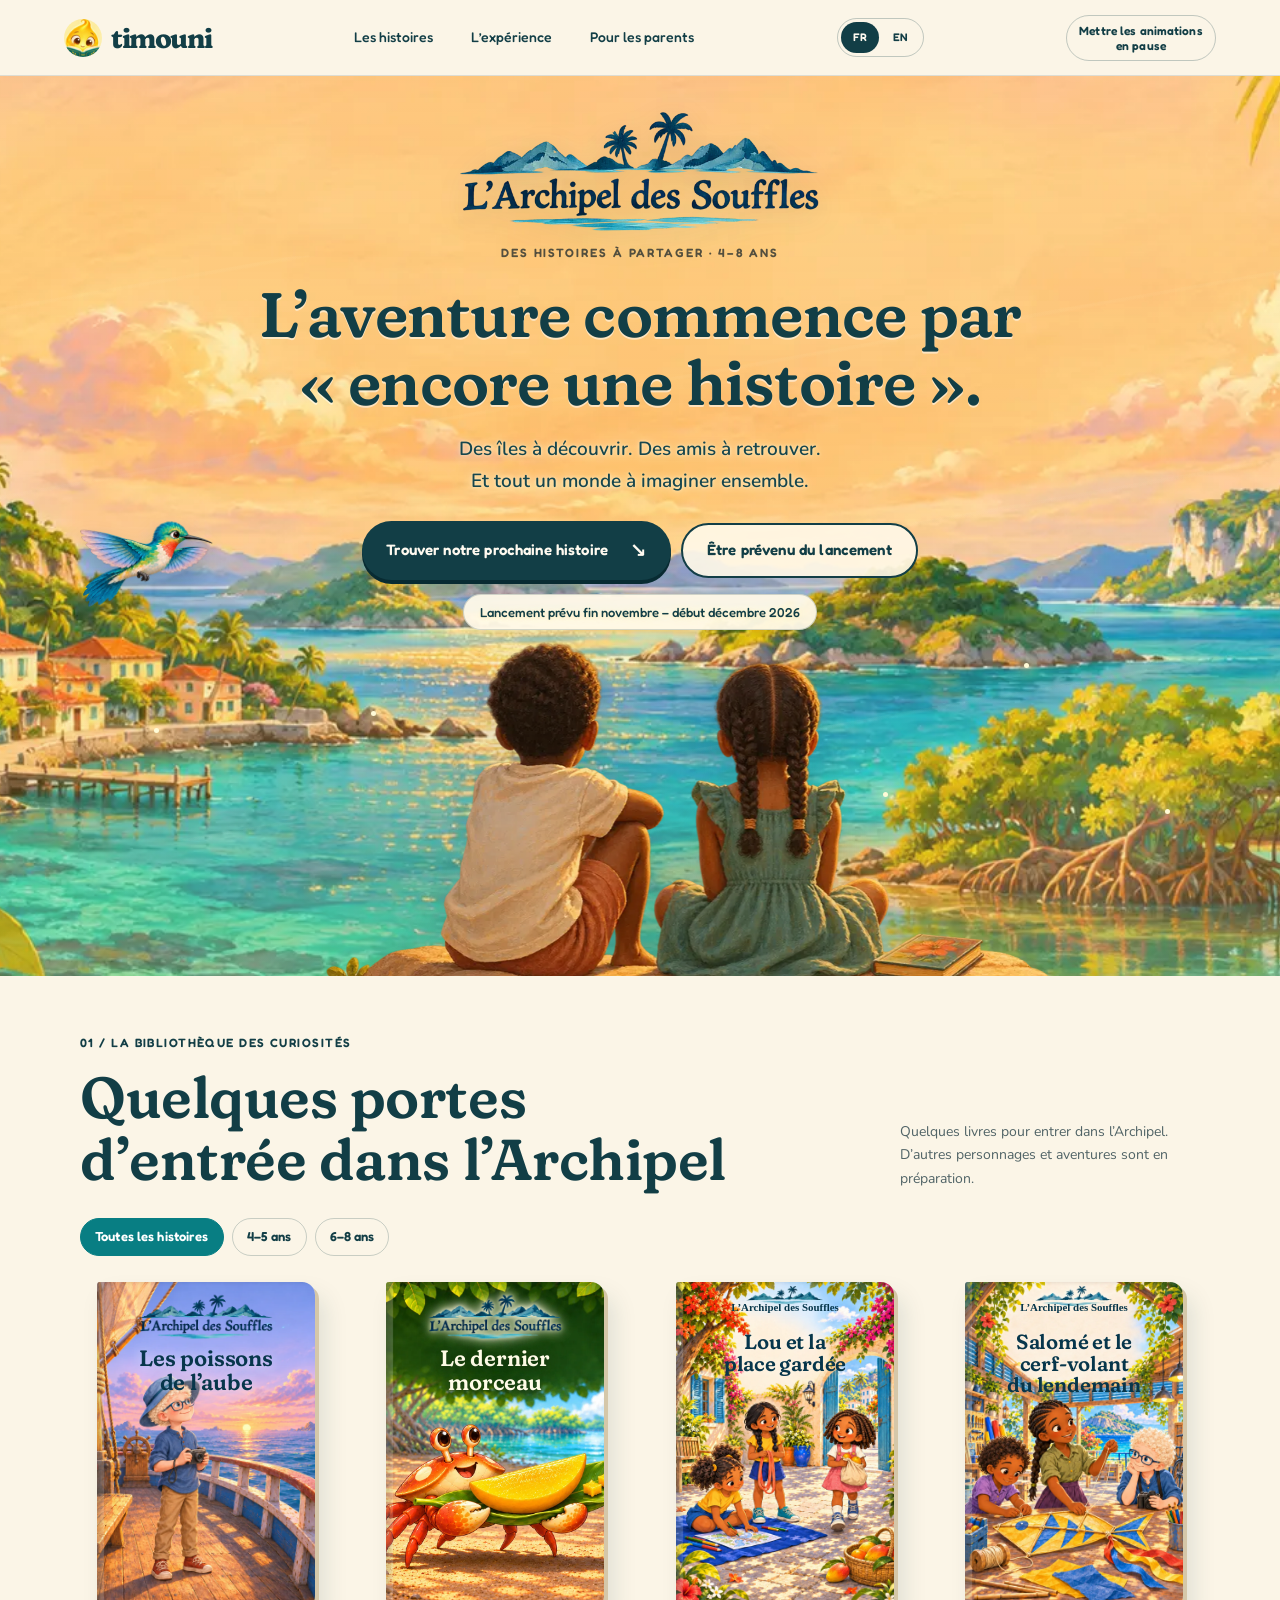
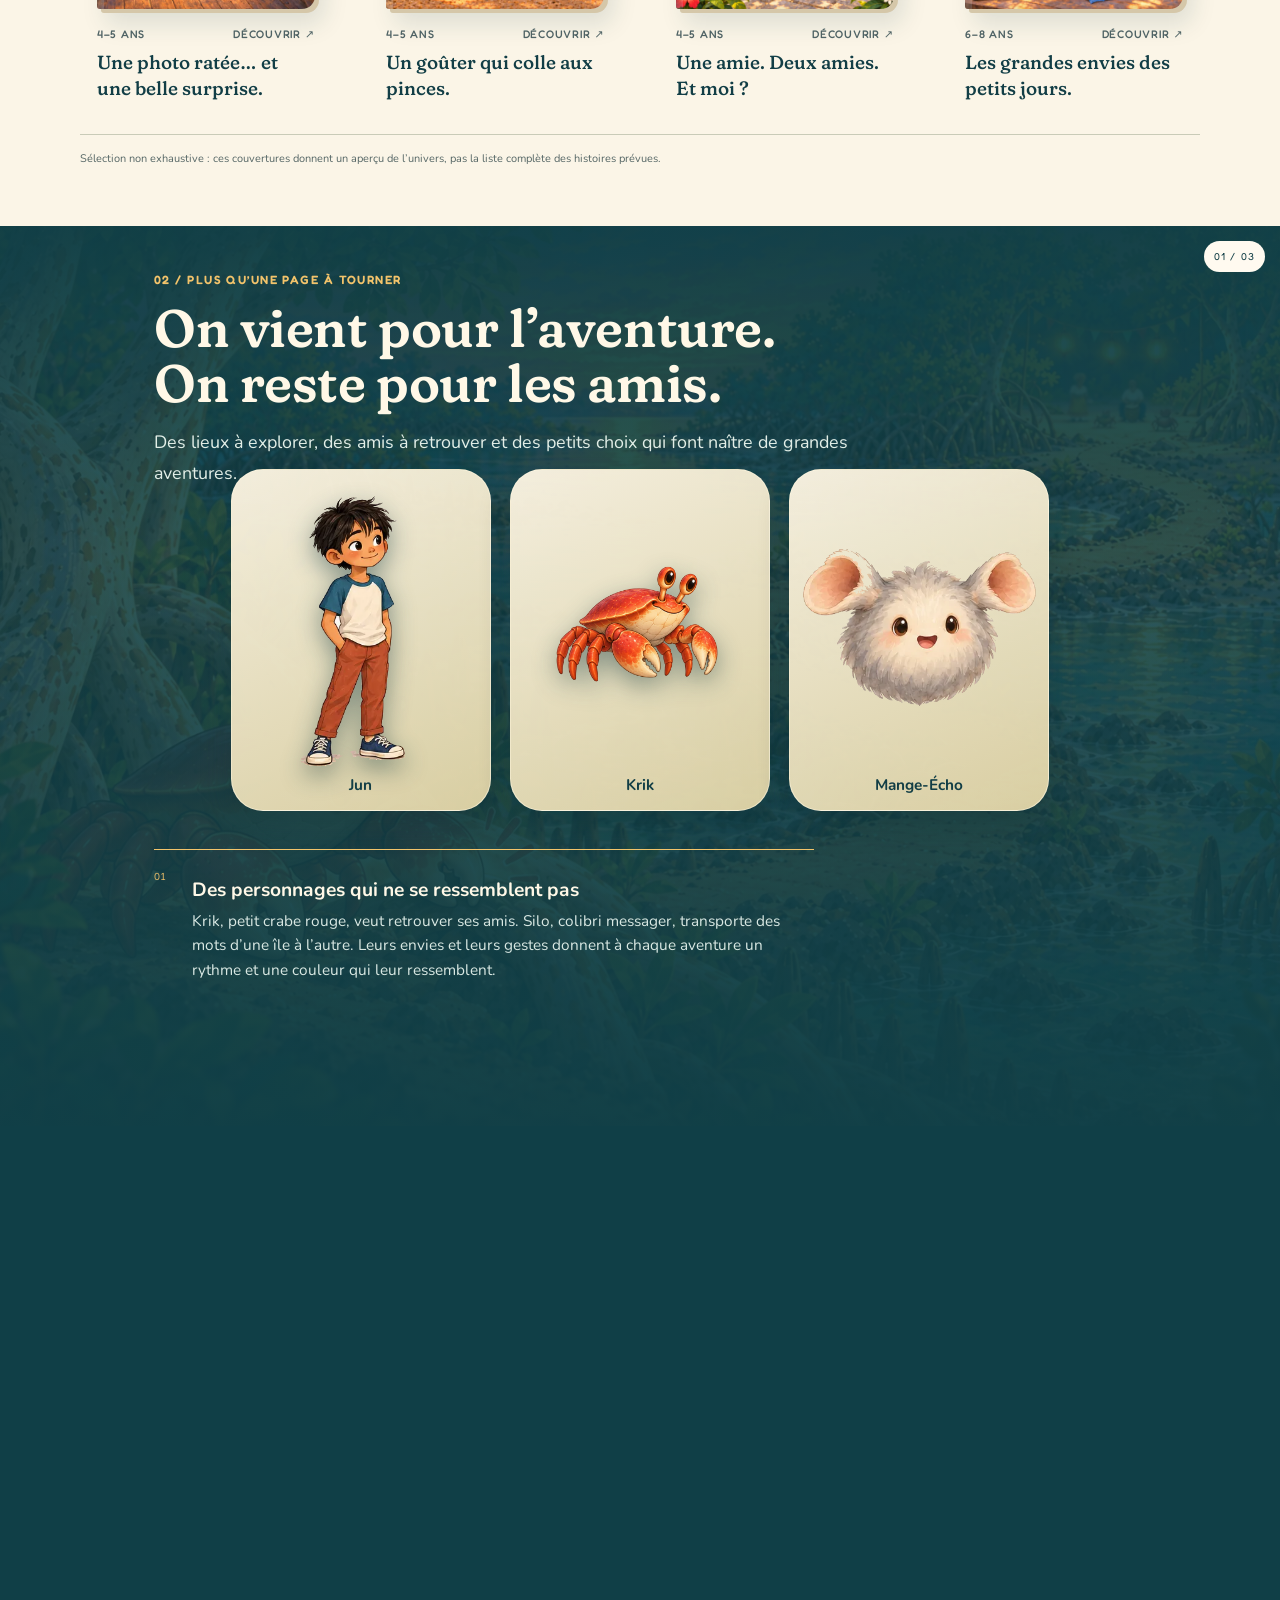
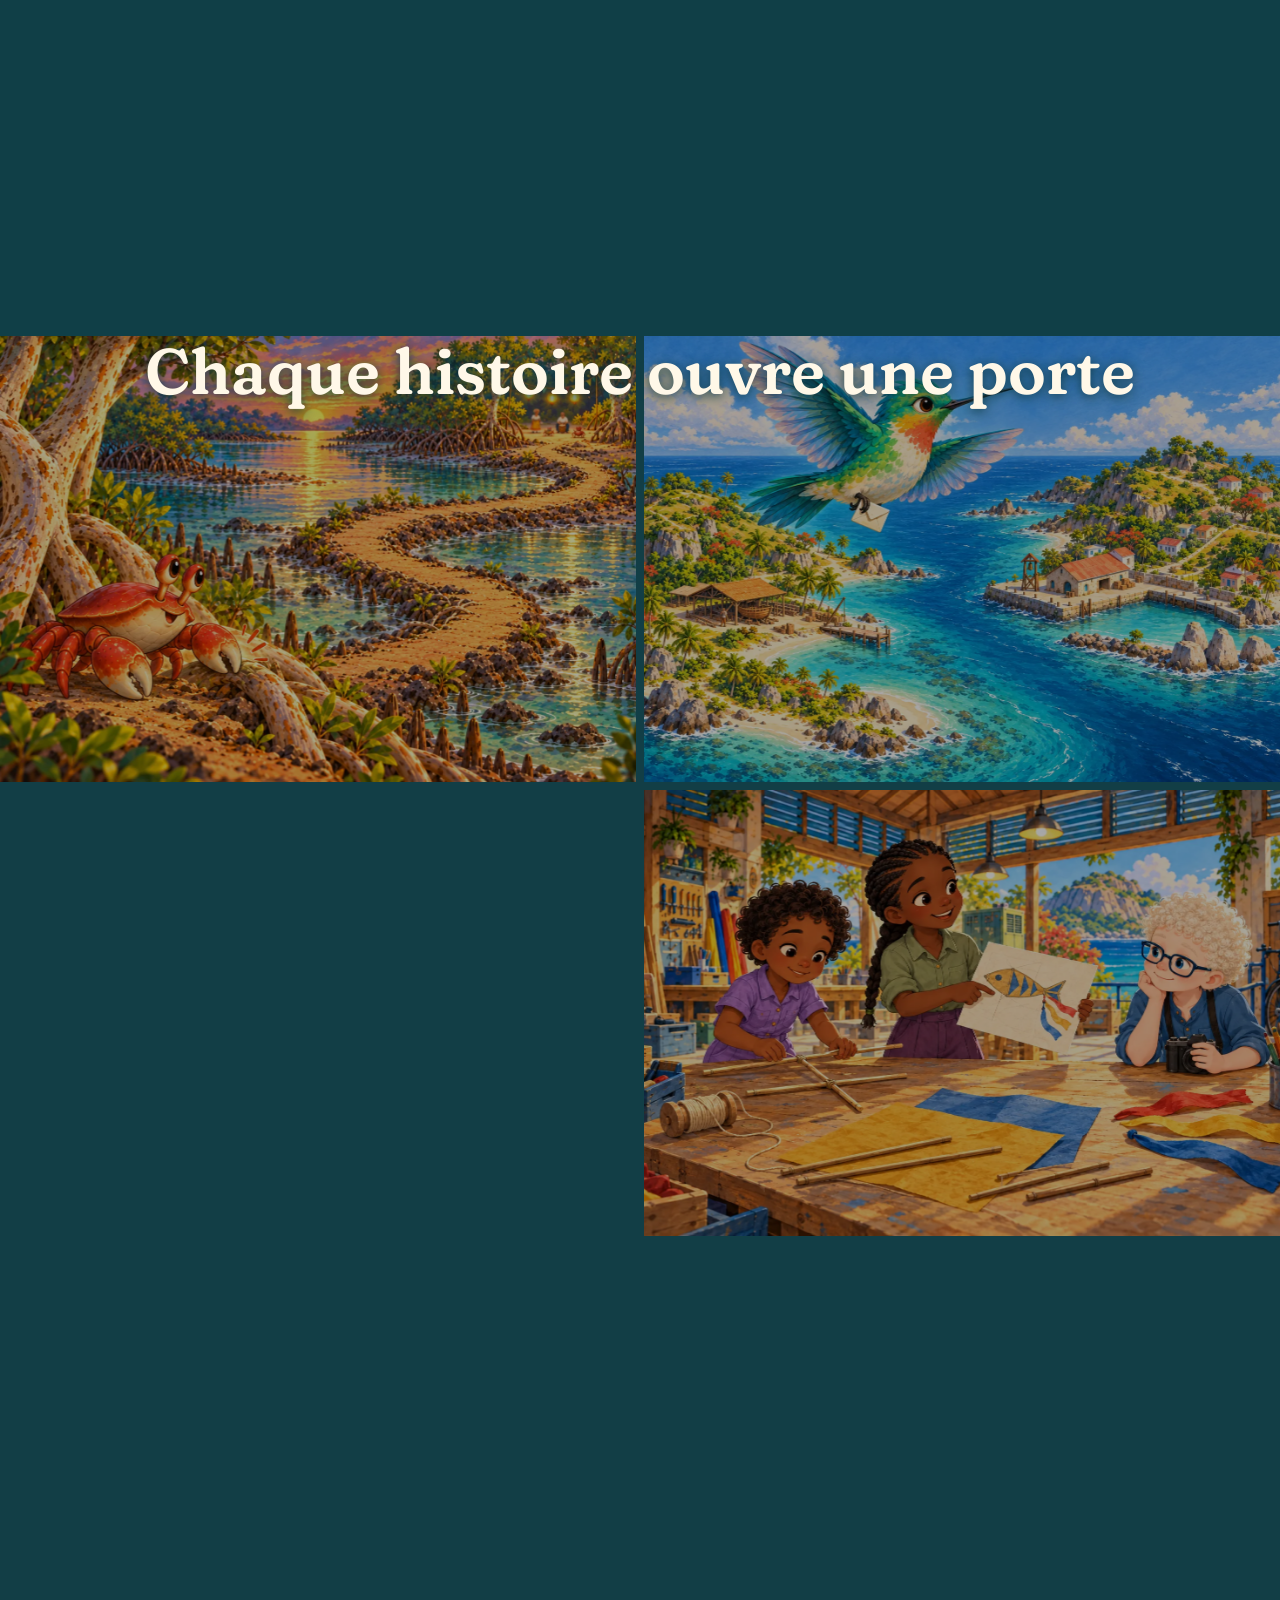
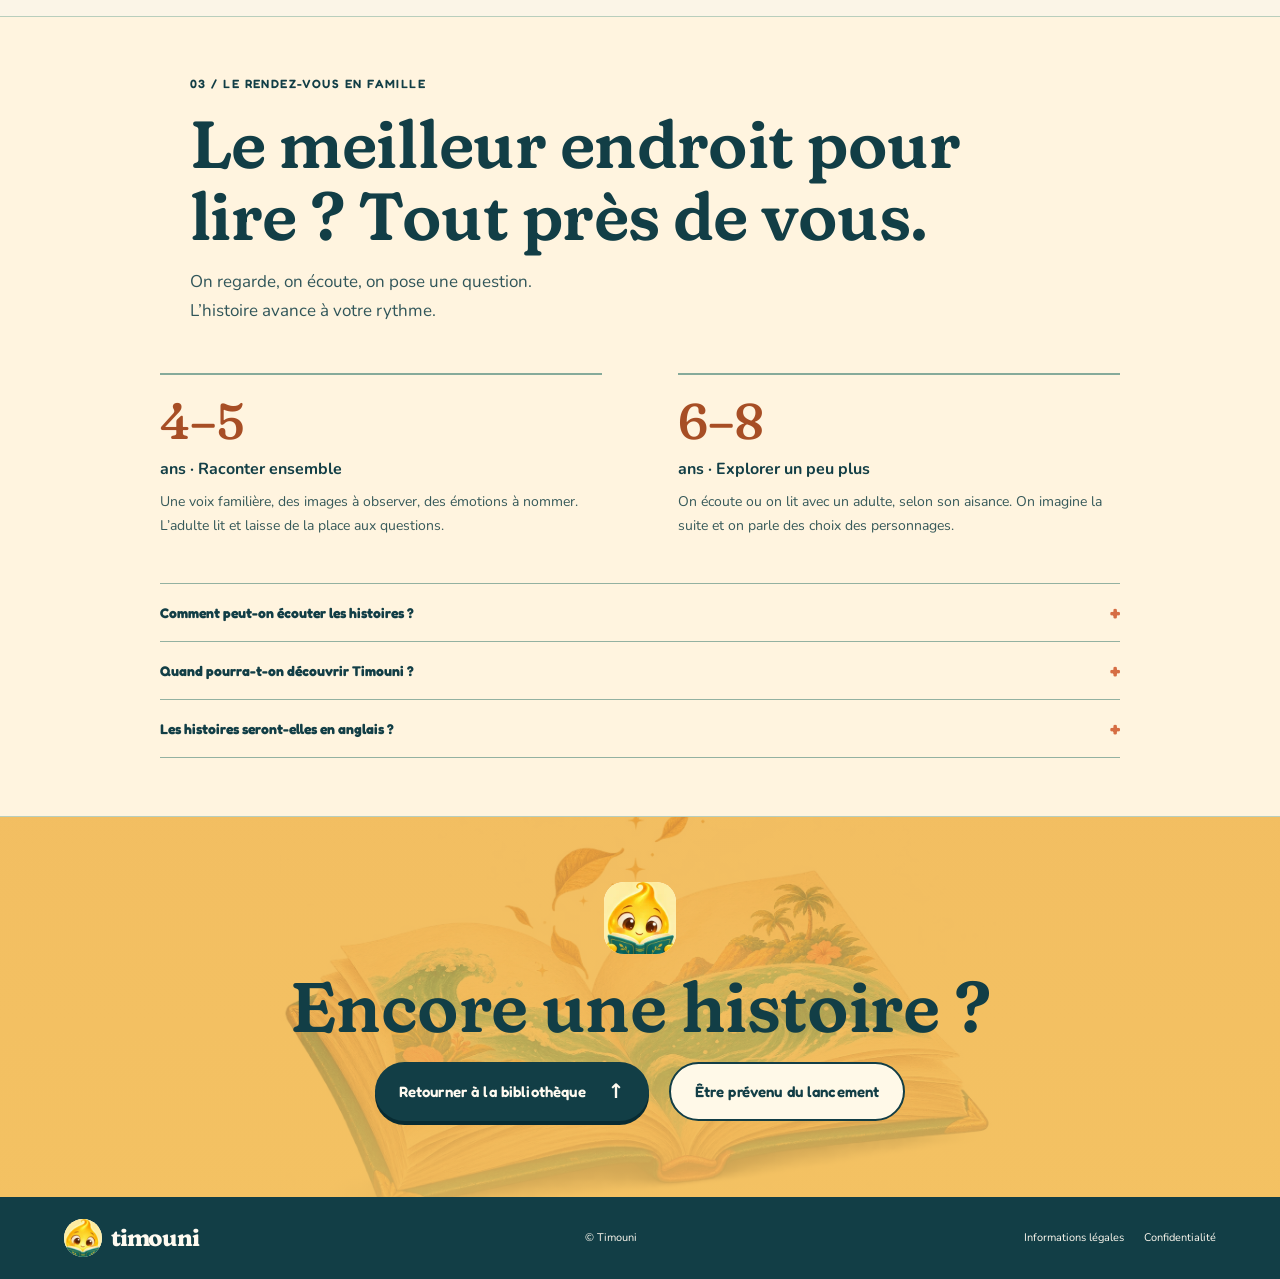
<file: decouvrir.html>
<!doctype html><html lang="fr"><head><meta charset="utf-8"><meta name="robots" content="noindex"><link rel="canonical" href="https://timouni.com/"><meta http-equiv="refresh" content="0;url=/"><title>Timouni</title></head><body><p><a href="/">Timouni</a></p><script>location.replace("/"+location.hash)</script></body></html>
</file>
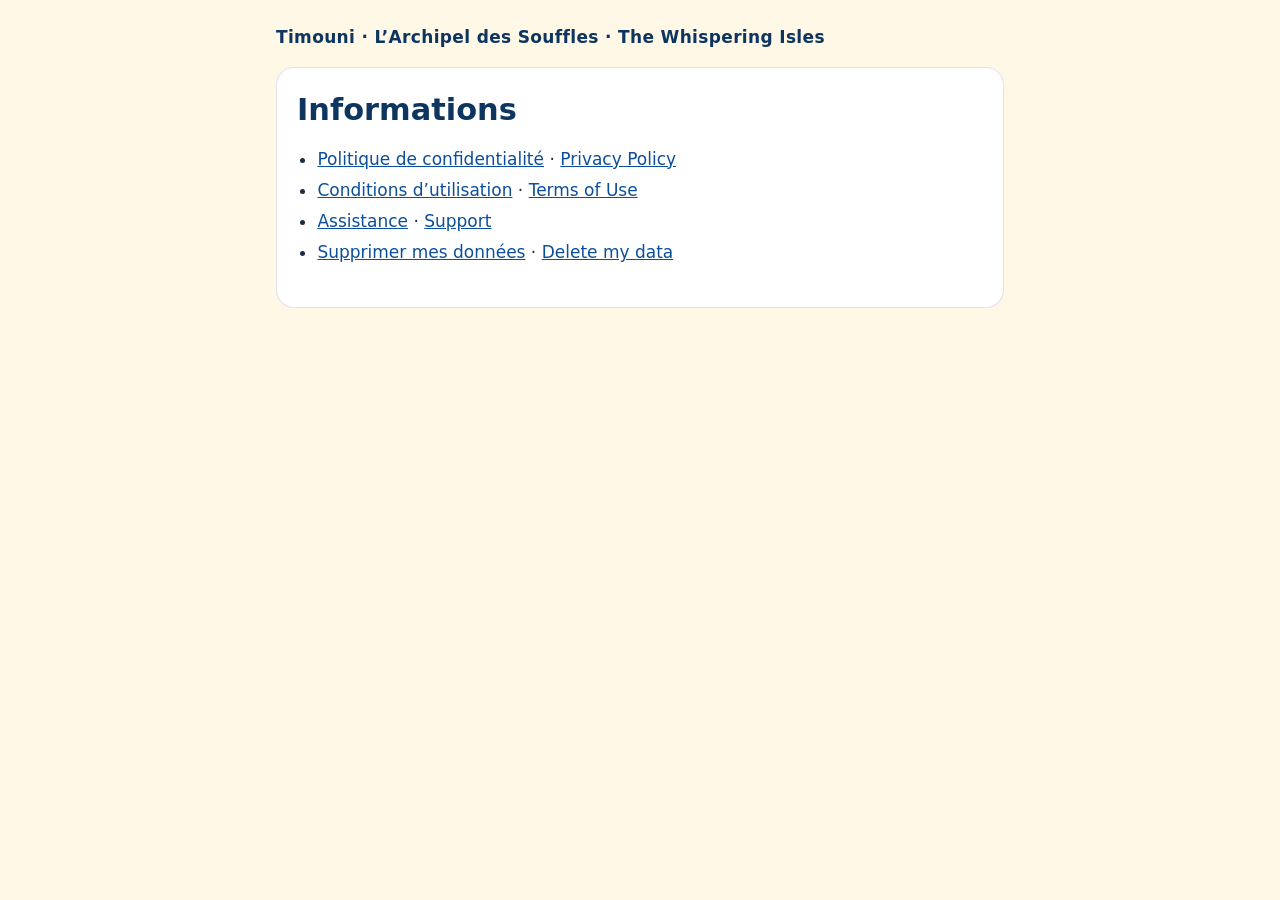
<file: informations.html>
<!doctype html>
<html lang="fr">
<head>
<meta charset="utf-8">
<link rel="canonical" href="https://timouni.com/informations.html">
<script src="redirection.js"></script>
<meta name="viewport" content="width=device-width,initial-scale=1">
<title>Timouni — informations légales</title>
<link rel="stylesheet" href="legal.css">
</head>
<body>
<main>
<header><span class="marque">Timouni · L’Archipel des Souffles · The Whispering Isles</span></header>
<section class="langue">
<h1>Informations</h1>
<ul>
<li><a href="confidentialite.html#fr">Politique de confidentialité</a> · <a href="confidentialite.html#en" lang="en">Privacy Policy</a></li>
<li><a href="conditions.html#fr">Conditions d’utilisation</a> · <a href="conditions.html#en" lang="en">Terms of Use</a></li>
<li><a href="assistance.html#fr">Assistance</a> · <a href="assistance.html#en" lang="en">Support</a></li>
<li><a href="suppression.html#fr">Supprimer mes données</a> · <a href="suppression.html#en" lang="en">Delete my data</a></li>
</ul>
</section>
</main>
</body>
</html>
</file>
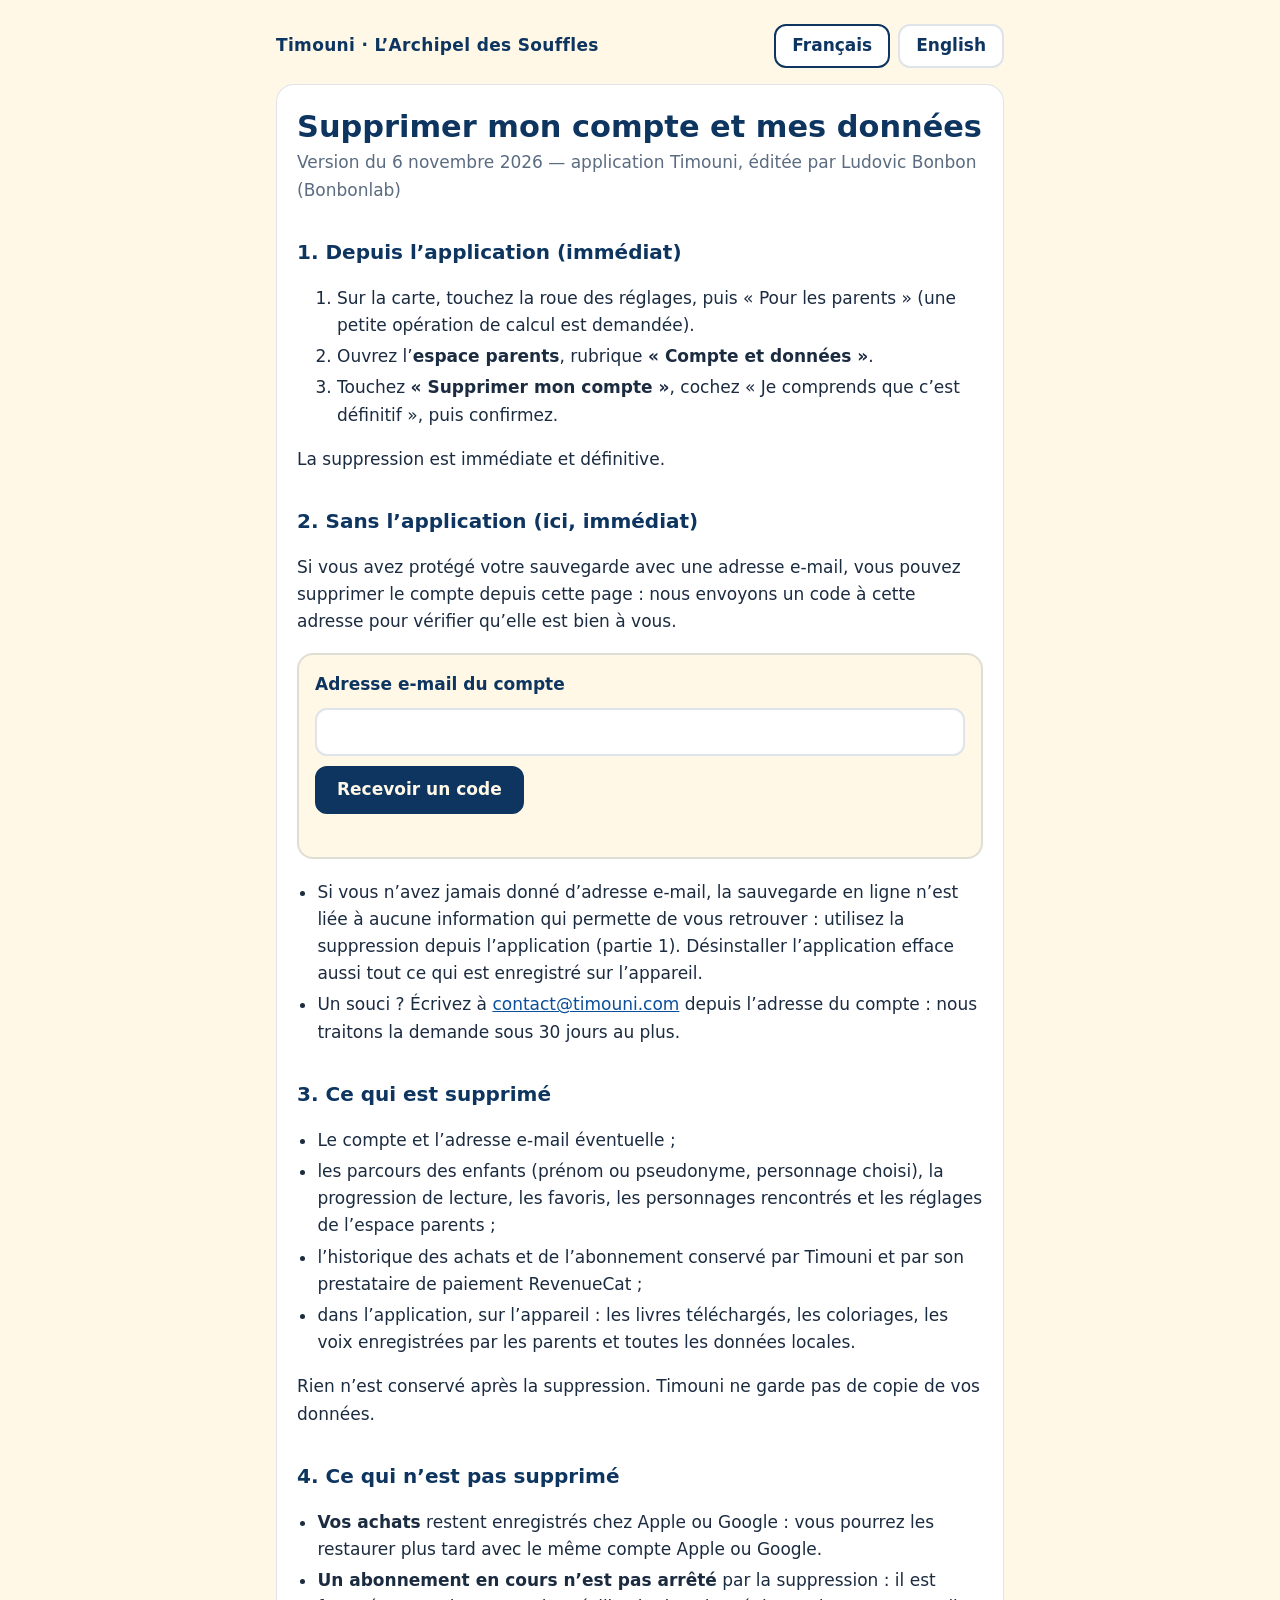
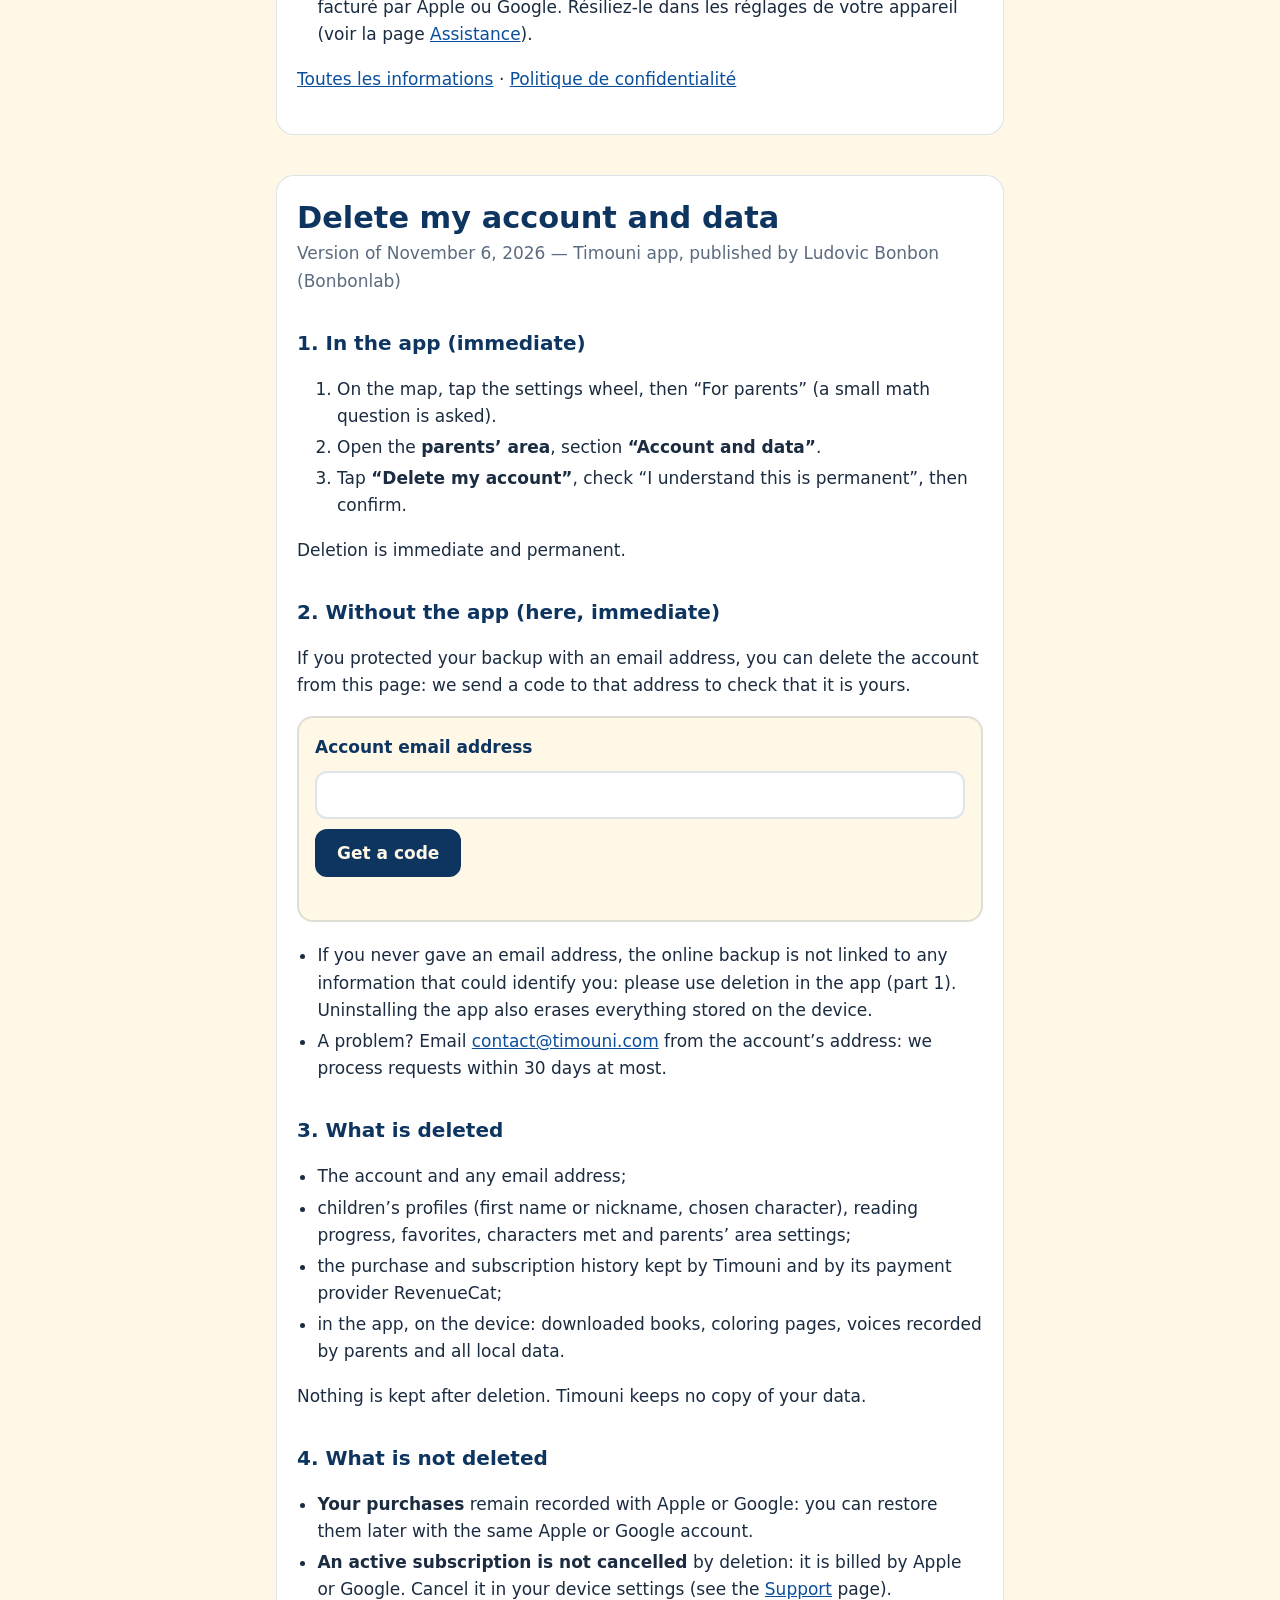
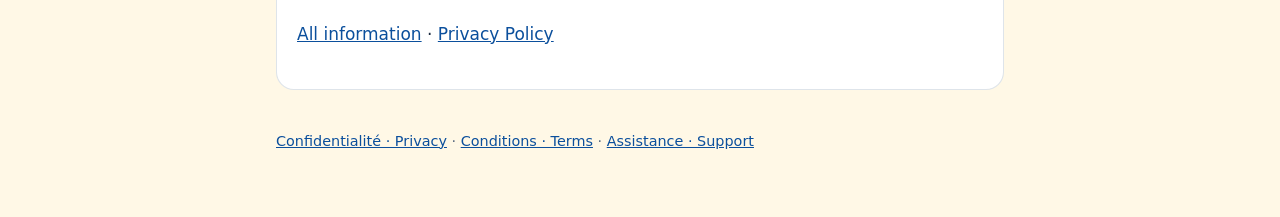
<file: suppression.html>
<!doctype html>
<html lang="fr">
<head>
<meta charset="utf-8">
<link rel="canonical" href="https://timouni.com/suppression.html">
<script src="redirection.js"></script>
<meta name="viewport" content="width=device-width,initial-scale=1">
<title>Supprimer mes données — Timouni</title>
<meta name="description" content="Comment supprimer votre compte et les données de l’application Timouni (L’Archipel des Souffles / The Whispering Isles).">
<link rel="stylesheet" href="legal.css?v=3">
</head>
<body>
<main>
<header>
  <span class="marque">Timouni · L’Archipel des Souffles</span>
  <nav class="langues" aria-label="Langue / Language">
    <a href="#fr" aria-current="true" lang="fr">Français</a>
    <a href="#en" lang="en">English</a>
  </nav>
</header>

<!-- ======================================================================= FRANÇAIS -->
<section class="langue" id="fr" lang="fr">
<h1>Supprimer mon compte et mes données</h1>
<p class="maj">Version du 6 novembre 2026 — application Timouni, éditée par Ludovic Bonbon (Bonbonlab)</p>

<h2>1. Depuis l’application (immédiat)</h2>
<ol>
  <li>Sur la carte, touchez la roue des réglages, puis « Pour les parents » (une petite opération de calcul est demandée).</li>
  <li>Ouvrez l’<strong>espace parents</strong>, rubrique <strong>« Compte et données »</strong>.</li>
  <li>Touchez <strong>« Supprimer mon compte »</strong>, cochez « Je comprends que c’est définitif », puis confirmez.</li>
</ol>
<p>La suppression est immédiate et définitive.</p>

<h2>2. Sans l’application (ici, immédiat)</h2>
<p>Si vous avez protégé votre sauvegarde avec une adresse e-mail, vous pouvez supprimer le compte depuis cette page : nous envoyons un code à cette adresse pour vérifier qu’elle est bien à vous.</p>
<div class="form-suppression">
  <form class="etape-email">
    <label for="fr-email">Adresse e-mail du compte</label>
    <input id="fr-email" type="email" autocomplete="email" required>
    <button type="submit">Recevoir un code</button>
  </form>
  <form class="etape-code" hidden>
    <label for="fr-code">Code reçu par e-mail (6 chiffres)</label>
    <input id="fr-code" inputmode="numeric" autocomplete="one-time-code" pattern="[0-9 ]{6,8}" maxlength="8" required>
    <div class="boutons"><button type="submit">Vérifier le code</button><button type="button" class="secondaire autre-code">Changer d’adresse</button></div>
  </form>
  <form class="etape-confirmer" hidden>
    <label class="case"><input type="checkbox"> Je comprends que la suppression est définitive.</label>
    <button type="submit" class="danger" disabled>Supprimer le compte</button>
  </form>
  <p class="etape-fini" hidden></p>
  <p class="message" role="status" aria-live="polite"></p>
</div>
<ul>
  <li>Si vous n’avez jamais donné d’adresse e-mail, la sauvegarde en ligne n’est liée à aucune information qui permette de vous retrouver : utilisez la suppression depuis l’application (partie 1). Désinstaller l’application efface aussi tout ce qui est enregistré sur l’appareil.</li>
  <li>Un souci ? Écrivez à <a href="mailto:contact@timouni.com?subject=Timouni%20%E2%80%94%20suppression%20de%20mes%20donn%C3%A9es">contact@timouni.com</a> depuis l’adresse du compte : nous traitons la demande sous 30 jours au plus.</li>
</ul>

<h2>3. Ce qui est supprimé</h2>
<ul>
  <li>Le compte et l’adresse e-mail éventuelle ;</li>
  <li>les parcours des enfants (prénom ou pseudonyme, personnage choisi), la progression de lecture, les favoris, les personnages rencontrés et les réglages de l’espace parents ;</li>
  <li>l’historique des achats et de l’abonnement conservé par Timouni et par son prestataire de paiement RevenueCat ;</li>
  <li>dans l’application, sur l’appareil : les livres téléchargés, les coloriages, les voix enregistrées par les parents et toutes les données locales.</li>
</ul>
<p>Rien n’est conservé après la suppression. Timouni ne garde pas de copie de vos données.</p>

<h2>4. Ce qui n’est pas supprimé</h2>
<ul>
  <li><strong>Vos achats</strong> restent enregistrés chez Apple ou Google : vous pourrez les restaurer plus tard avec le même compte Apple ou Google.</li>
  <li><strong>Un abonnement en cours n’est pas arrêté</strong> par la suppression : il est facturé par Apple ou Google. Résiliez-le dans les réglages de votre appareil (voir la page <a href="assistance.html#fr">Assistance</a>).</li>
</ul>

<p><a href="informations.html">Toutes les informations</a> · <a href="confidentialite.html#fr">Politique de confidentialité</a></p>
</section>

<!-- ======================================================================= ENGLISH -->
<section class="langue" id="en" lang="en">
<h1>Delete my account and data</h1>
<p class="maj">Version of November 6, 2026 — Timouni app, published by Ludovic Bonbon (Bonbonlab)</p>

<h2>1. In the app (immediate)</h2>
<ol>
  <li>On the map, tap the settings wheel, then “For parents” (a small math question is asked).</li>
  <li>Open the <strong>parents’ area</strong>, section <strong>“Account and data”</strong>.</li>
  <li>Tap <strong>“Delete my account”</strong>, check “I understand this is permanent”, then confirm.</li>
</ol>
<p>Deletion is immediate and permanent.</p>

<h2>2. Without the app (here, immediate)</h2>
<p>If you protected your backup with an email address, you can delete the account from this page: we send a code to that address to check that it is yours.</p>
<div class="form-suppression">
  <form class="etape-email">
    <label for="en-email">Account email address</label>
    <input id="en-email" type="email" autocomplete="email" required>
    <button type="submit">Get a code</button>
  </form>
  <form class="etape-code" hidden>
    <label for="en-code">Code received by email (6 digits)</label>
    <input id="en-code" inputmode="numeric" autocomplete="one-time-code" pattern="[0-9 ]{6,8}" maxlength="8" required>
    <div class="boutons"><button type="submit">Check the code</button><button type="button" class="secondaire autre-code">Change address</button></div>
  </form>
  <form class="etape-confirmer" hidden>
    <label class="case"><input type="checkbox"> I understand that deletion is permanent.</label>
    <button type="submit" class="danger" disabled>Delete the account</button>
  </form>
  <p class="etape-fini" hidden></p>
  <p class="message" role="status" aria-live="polite"></p>
</div>
<ul>
  <li>If you never gave an email address, the online backup is not linked to any information that could identify you: please use deletion in the app (part 1). Uninstalling the app also erases everything stored on the device.</li>
  <li>A problem? Email <a href="mailto:contact@timouni.com?subject=Timouni%20%E2%80%94%20delete%20my%20data">contact@timouni.com</a> from the account’s address: we process requests within 30 days at most.</li>
</ul>

<h2>3. What is deleted</h2>
<ul>
  <li>The account and any email address;</li>
  <li>children’s profiles (first name or nickname, chosen character), reading progress, favorites, characters met and parents’ area settings;</li>
  <li>the purchase and subscription history kept by Timouni and by its payment provider RevenueCat;</li>
  <li>in the app, on the device: downloaded books, coloring pages, voices recorded by parents and all local data.</li>
</ul>
<p>Nothing is kept after deletion. Timouni keeps no copy of your data.</p>

<h2>4. What is not deleted</h2>
<ul>
  <li><strong>Your purchases</strong> remain recorded with Apple or Google: you can restore them later with the same Apple or Google account.</li>
  <li><strong>An active subscription is not cancelled</strong> by deletion: it is billed by Apple or Google. Cancel it in your device settings (see the <a href="assistance.html#en">Support</a> page).</li>
</ul>

<p><a href="informations.html">All information</a> · <a href="confidentialite.html#en">Privacy Policy</a></p>
</section>

<footer><a href="confidentialite.html">Confidentialité · Privacy</a> · <a href="conditions.html">Conditions · Terms</a> · <a href="assistance.html">Assistance · Support</a></footer>
</main>
<script src="suppression.js" defer></script>
</body>
</html>
</file>
<file: timouni.css>
/* ==== assets/fonts/fonts.css ==== */
/* Polices de l'application Timouni (licence OFL), hébergées sur le site : aucune requête vers un tiers. */
@font-face{font-family:Fraunces;src:url(assets/fonts/fraunces-timouni.woff2) format('woff2');font-weight:100 900;font-style:normal;font-display:swap}
@font-face{font-family:Nunito;src:url(assets/fonts/nunito-timouni.woff2) format('woff2');font-weight:200 1000;font-style:normal;font-display:swap}
@font-face{font-family:Fredoka;src:url(assets/fonts/fredoka-timouni.woff2) format('woff2');font-weight:300 700;font-stretch:75% 125%;font-style:normal;font-display:swap}
/* ==== decouverte.css ==== */
:root{--paper:#fbf5e7;--paper-deep:#f2e9d4;--ink:#123e46;--ink-soft:#315c61;--sea:#087e83;--sea-light:#cfeae1;--sun:#f1bd5c;--coral:#d66d43;--line:#c9cbb8;--white:#fffaf0;--muted:#506366;color-scheme:light}
*{box-sizing:border-box}html{scroll-behavior:smooth;scroll-padding-top:84px}body{margin:0;overflow-x:clip;background:var(--paper);color:var(--ink);font:16px/1.65 Nunito,Arial,sans-serif}a{color:inherit;text-decoration:none}img{display:block;max-width:100%}button{font:inherit;color:inherit;cursor:pointer;-webkit-tap-highlight-color:transparent}h1,h2,h3,p{margin:0}h1,h2,h3{font-family:Fraunces,Georgia,serif;font-weight:600}h2{font-size:clamp(36px,4.7vw,62px);line-height:1.08;letter-spacing:-.04em;text-wrap:balance}p{white-space:pre-line}button:focus-visible,a:focus-visible,summary:focus-visible{outline:3px solid #b44922;outline-offset:4px}.skip{position:absolute;z-index:20;left:16px;top:-80px;padding:12px 18px;background:var(--white)}.skip:focus{top:12px}
header{min-height:76px;padding:10px clamp(18px,5vw,76px);display:flex;align-items:center;justify-content:space-between;gap:clamp(12px,2vw,30px);border-bottom:1px solid #123e4620;background:var(--paper);position:relative;z-index:10}.brand{display:flex;align-items:center;gap:9px;flex-shrink:0}.brand>img{width:38px;height:38px;object-fit:contain;border-radius:50%}.brand>span{font:700 28px/1 Fraunces,Georgia,serif;letter-spacing:-.05em}nav{display:flex;align-items:center;gap:clamp(16px,3vw,42px);font-size:13px;font-weight:700}nav a{padding:8px 0;border-bottom:2px solid transparent}nav a:hover{border-color:var(--coral)}.languages{display:flex;gap:3px;padding:3px;border:1px solid #123e4640;border-radius:99px}.languages button{min-width:38px;padding:6px 9px;border:0;border-radius:99px;background:transparent;font-size:11px;font-weight:700}.languages button[aria-pressed=true]{background:var(--ink);color:var(--white)}.motion-toggle{max-width:150px;padding:7px 11px;border:1px solid #123e4640;border-radius:99px;background:transparent;font-size:10px;line-height:1.25}
.hero{position:relative;isolation:isolate;min-height:min(1040px,calc(100svh - 76px));height:900px;max-height:1040px;overflow:hidden;background:#edc06d;text-align:center}.horizon{position:absolute;z-index:-2;inset:-38px 0 0;background:url('assets/decouverte-v02/archipel-panoramique-editorial-v01.webp') center 60%/cover no-repeat;will-change:transform}.hero:after{content:'';position:absolute;z-index:-1;inset:0;pointer-events:none;background:linear-gradient(180deg,#fff0c527 0%,#fff0c508 50%,#efbd5750 100%)}.hero-copy{position:relative;z-index:3;width:min(980px,calc(100% - 40px));margin:0 auto;padding-top:28px}.hero-signature{width:min(400px,70vw);margin:0 auto 10px}.hero-signature img{width:100%;max-height:130px;object-fit:contain;filter:drop-shadow(0 8px 14px #123e4620)}.hero .eyebrow{font-size:11px;letter-spacing:.16em;color:#544f3e}.hero h1{max-width:900px;margin:19px auto 18px;font-size:clamp(44px,6.1vw,82px);line-height:1.03;letter-spacing:-.055em;text-shadow:0 2px #fff8}.hero-intro{max-width:620px;margin:auto;color:#17464d;font-size:clamp(15px,1.5vw,19px);line-height:1.65}.cta{display:inline-flex;align-items:center;justify-content:center;gap:22px;min-height:54px;margin-top:24px;padding:13px 24px;border:0;border-radius:99px;background:var(--ink);color:#fffaf0;font-size:13px;font-weight:700;box-shadow:0 4px 0 #082b32;transition:transform .2s,background .2s}.cta:hover{transform:translateY(-3px);background:#087078}.cta>span:last-child{font-size:20px}.soon{display:table;max-width:100%;margin:14px auto 0;padding:7px 13px;border:1px solid #123e4620;border-radius:99px;background:#fff9e8e8;color:#315256;font-size:11px;font-weight:600}.explorers{position:absolute;z-index:1;bottom:-50px;left:50%;width:min(650px,62vw);transform:translateX(-50%);filter:drop-shadow(0 18px 24px #163d4028);pointer-events:none}.flying-guide{position:absolute;z-index:2;left:9%;top:52%;width:clamp(110px,14vw,188px);height:auto;pointer-events:none;filter:drop-shadow(0 10px 10px #163d4030);animation:guide-flight 8s ease-in-out infinite}.silo-sprite{display:block;width:100%;height:100%;overflow:hidden}.sea-sparkles{position:absolute;z-index:1;inset:58% 0 6%;pointer-events:none}.sea-sparkles i{position:absolute;width:5px;height:5px;border-radius:50%;background:#fffbd7;box-shadow:0 0 12px 4px #fff1af88;animation:sea-glow 4s ease-in-out infinite}.sea-sparkles i:nth-child(1){left:12%;top:40%}.sea-sparkles i:nth-child(2){left:80%;top:20%;animation-delay:-1s}.sea-sparkles i:nth-child(3){left:69%;top:60%;animation-delay:-2s}.sea-sparkles i:nth-child(4){left:29%;top:35%;animation-delay:-3s}.sea-sparkles i:nth-child(5){left:91%;top:65%;animation-delay:-1.5s}
.section{width:100%;max-width:1480px;margin:0 auto;padding:clamp(64px,8vw,112px) clamp(20px,5.5vw,84px)}.eyebrow{font-size:10px;line-height:1.5;font-weight:700;letter-spacing:.16em}.section-top{display:flex;align-items:end;justify-content:space-between;gap:32px}.section-top h2{max-width:750px;margin-top:15px}.section-aside{max-width:300px;color:var(--muted);font-size:14px;line-height:1.7}.shelf{max-width:none;background:var(--paper);padding-top:92px;padding-bottom:95px}.shelf .section-top,.shelf .filters,.shelf .books,.shelf .collection-note{max-width:1120px;margin-left:auto;margin-right:auto}.shelf .section-top h2{font-size:clamp(38px,4.5vw,58px)}.filters{display:flex;gap:8px;margin-top:27px;margin-bottom:26px}.filters button{min-height:38px;padding:7px 14px;border:1px solid #163f4638;border-radius:99px;background:transparent;font-size:11px;font-weight:700}.filters button[aria-pressed=true]{background:var(--sea);border-color:var(--sea);color:#fff}.books{display:grid;grid-template-columns:repeat(4,minmax(0,1fr));gap:clamp(18px,3vw,38px);align-items:start}.book{width:100%;max-width:218px;min-width:0;margin:0 auto}.book[hidden]{display:none}.book-open{display:block;width:100%;padding:0;border:0;border-radius:4px;background:transparent;text-align:left}.cover{position:relative;aspect-ratio:2/3;overflow:hidden;border-radius:3px 13px 13px 3px;container-type:inline-size;box-shadow:4px 4px 0 #d5c7a9,9px 15px 25px #123e4620;transform-origin:center 80%;transition:transform .42s cubic-bezier(.2,.8,.2,1),box-shadow .35s}.book-open:hover .cover,.book-open:focus-visible .cover{transform:perspective(900px) rotateY(-7deg) rotateZ(-1deg) translateY(-7px);box-shadow:7px 8px 0 #d5c7a9,15px 23px 30px #123e4630}.cover-art{width:100%;height:100%;object-fit:cover}.cover:after{content:'';position:absolute;inset:0;pointer-events:none;box-shadow:inset 5px 0 4px #0002,inset 7px 0 1px #fff3}.cover-emblem{position:absolute;top:3%;left:17%;width:66%;height:auto}.cover-title{position:absolute;z-index:1;top:13%;left:8%;right:8%;font-size:11cqw;line-height:1.06;letter-spacing:-.035em;text-align:center;color:#07364b;text-shadow:0 1px 12px #fff9}.cover.abel .cover-title{top:15%;font-size:12cqw}.cover.vivi .cover-title{top:15%;color:#fffce7;text-shadow:0 2px 5px #173712,0 0 18px #173712}.cover.lou .cover-title,.cover.salome .cover-title{top:11%;font-size:10cqw}.collection-name{position:absolute;z-index:1;top:6%;left:8%;right:8%;font:600 5cqw/1.05 Georgia,serif;text-align:center;color:#07364b}.book-meta{display:flex;justify-content:space-between;gap:8px;margin-top:16px;color:#516466;font-size:9px;letter-spacing:.07em;text-transform:uppercase}.book-hook{margin-top:7px;font:500 clamp(16px,1.55vw,19px)/1.35 Fraunces,Georgia,serif}.collection-note{margin-top:33px;border-top:1px solid var(--line);padding-top:15px;color:#566766;font-size:11px;line-height:1.65}
.together{max-width:none;background:#dcebe0;border-top:1px solid #b8cebd;border-bottom:1px solid #b8cebd}.together-heading{max-width:900px;margin:auto}.together-heading h2{margin:16px 0;font-size:clamp(40px,5.2vw,68px)}.together-heading>p:last-child{max-width:650px;color:#31565a;font-size:17px}.age-panels{display:grid;grid-template-columns:repeat(2,minmax(0,1fr));gap:clamp(24px,6vw,78px);max-width:960px;margin:48px auto 0}.age-panels article{padding:23px 0 0;border-top:2px solid #86aa9a}.age-number{font:500 50px/.95 Fraunces,Georgia,serif;color:#a74e25}.age-panels h3{margin:11px 0 10px;font:700 16px/1.4 Nunito,Arial,sans-serif}.age-panels p{color:#36595a;font-size:14px;line-height:1.7}.questions{max-width:960px;margin:45px auto 0}.questions details{padding:17px 0;border-top:1px solid #93b1a1}.questions details:last-child{border-bottom:1px solid #93b1a1}.questions summary{display:flex;justify-content:space-between;gap:16px;list-style:none;cursor:pointer;font-size:14px;font-weight:700}.questions summary::-webkit-details-marker{display:none}.questions summary:after{content:'+';color:var(--coral);font-size:21px;line-height:1}.questions details[open] summary:after{content:'−'}.questions details p{max-width:760px;margin-top:12px;color:#36595a;font-size:13px;line-height:1.7}.closing{position:relative;isolation:isolate;overflow:hidden;padding:65px 20px 76px;background:#f2bd61;text-align:center}.closing:before{content:'';position:absolute;z-index:-1;inset:0;background:url('assets/decouverte-v02/livre-qui-devient-archipel-v01.webp') center 57%/min(720px,85vw) auto no-repeat;opacity:.55;mix-blend-mode:multiply;pointer-events:none}.closing:after{content:'';position:absolute;z-index:-1;inset:0;background:linear-gradient(180deg,#f4c36335,#f4c363bd);pointer-events:none}.closing>*{position:relative}.closing>img{width:72px;height:72px;object-fit:contain;margin:0 auto 16px;border-radius:20px;background:#fff9eb}.closing h2{font-size:clamp(40px,6vw,70px)}.closing .cta{margin-top:17px}footer{display:flex;align-items:center;justify-content:space-between;gap:20px;padding:22px clamp(18px,5vw,74px);background:var(--ink);color:var(--white);font-size:11px}footer .brand>img{background:#fff9eb}footer .brand>span{font-size:24px}footer>div{display:flex;flex-wrap:wrap;gap:20px}dialog{width:min(700px,calc(100% - 28px));max-height:88dvh;padding:35px;border:0;border-radius:6px 40px 6px 6px;background:var(--paper);color:var(--ink);box-shadow:0 25px 80px #06282e50}dialog::backdrop{background:#082c37bd;backdrop-filter:blur(4px)}.dialog-close{position:absolute;top:7px;right:10px;width:44px;height:44px;border:0;background:transparent;font-size:30px}.dialog-content{display:grid;grid-template-columns:minmax(0,.7fr) minmax(0,1fr);align-items:center;gap:clamp(22px,4vw,42px)}.dialog-content>.cover{width:100%;max-width:230px;margin:auto}.dialog-content h2{margin:16px 0;font-size:clamp(26px,4vw,38px)}.dialog-content p{color:var(--muted);font-size:14px}.dialog-content .dialog-status{margin-top:15px;font-size:11px}
@keyframes guide-flight{0%,100%{transform:translate(0,0) rotate(-4deg)}32%{transform:translate(24px,-22px) rotate(2deg)}68%{transform:translate(10px,12px) rotate(-1deg)}}@keyframes sea-glow{0%,100%{opacity:.15;transform:translateY(0) scale(.6)}50%{opacity:.9;transform:translateY(-10px) scale(1)}}
html.motion-paused *,html.motion-paused *:before,html.motion-paused *:after{animation-play-state:paused!important;transition:none!important}html.motion-paused .horizon{transform:none!important}html.motion-paused .reveal-ready{opacity:1;transform:none}html.motion-paused{scroll-behavior:auto}
@media(max-width:900px){header{min-height:70px}.motion-toggle{max-width:116px}.hero{height:850px;min-height:calc(100svh - 70px)}.hero-copy{padding-top:25px}.flying-guide{left:5%;top:56%;width:clamp(105px,16vw,150px)}.explorers{width:min(650px,78vw)}.section{padding:72px clamp(20px,5vw,45px)}.shelf{padding-top:78px;padding-bottom:78px}.shelf .section-top{align-items:start}.books{max-width:660px;grid-template-columns:repeat(2,minmax(0,1fr));gap:36px 28px}.book{max-width:205px}.age-panels{gap:30px}}
@media(max-width:640px){html{scroll-padding-top:20px}header{min-height:0;flex-wrap:wrap;gap:10px;padding:12px 16px}.brand>img{width:32px;height:32px}.brand>span{font-size:24px}.languages{margin-left:auto}header nav{order:4;width:100%;justify-content:space-between;gap:12px;padding-top:8px;border-top:1px solid #123e461c;font-size:11px}.motion-toggle{max-width:110px;padding:6px 8px;font-size:9px}.hero{height:820px;min-height:calc(100svh - 100px);max-height:900px}.hero-copy{width:calc(100% - 32px);padding-top:25px}.hero-signature{width:min(300px,78vw);margin-bottom:8px}.hero-signature img{max-height:95px}.hero .eyebrow{font-size:9px}.hero h1{max-width:540px;margin:17px auto 14px;font-size:clamp(39px,10vw,58px);line-height:1.04}.hero-intro{font-size:15px}.cta{min-height:48px;margin-top:18px;padding:11px 18px;font-size:12px}.soon{font-size:9px}.flying-guide{top:63%;left:4%;width:92px}.explorers{width:116vw;max-width:none;bottom:-5px}.section{padding:58px 19px}.section-top{display:block}.section-top h2{margin-top:12px;font-size:39px}.section-aside{max-width:unset;margin-top:12px;font-size:13px}.filters{margin:22px 0;flex-wrap:wrap}.filters button{min-height:36px;padding:6px 12px;font-size:10px}.books{gap:27px 14px}.book{max-width:190px}.book-meta{flex-wrap:wrap;justify-content:flex-start;gap:5px 11px;margin-top:12px;font-size:8px}.book-hook{font-size:15px}.cover{border-radius:2px 9px 9px 2px;box-shadow:3px 3px 0 #d5c7a9,6px 11px 18px #123e461e}.collection-note{margin-top:27px;font-size:10px}.together{padding-top:60px;padding-bottom:62px}.together-heading h2{font-size:clamp(38px,10vw,50px)}.together-heading>p:last-child{font-size:15px}.age-panels{grid-template-columns:1fr;gap:22px;margin-top:34px}.age-number{font-size:43px}.questions{margin-top:32px}.questions summary{font-size:13px}.closing{padding:54px 18px 65px}.closing:before{background-size:min(540px,106vw);background-position:center 60%}.closing h2{font-size:43px}footer{flex-wrap:wrap;padding:20px 18px}footer>div{width:100%;gap:14px}.dialog-content{grid-template-columns:minmax(0,1fr);gap:15px}.dialog-content>.cover{width:min(48vw,170px)}dialog{padding:48px 22px 24px}}
@media(max-width:360px){header nav{font-size:10px}.hero h1{font-size:38px}.books{gap:24px 10px}.book-meta{font-size:7px}.book-hook{font-size:14px}}
@media(prefers-reduced-motion:reduce){html{scroll-behavior:auto}*,*:before,*:after{animation:none!important;transition:none!important;scroll-behavior:auto!important}.horizon{transform:none!important}.reveal-ready{opacity:1!important;transform:none!important}}

/* Correctifs ciblés : composition du hero et débordement du plan parallax. */
.horizon{inset:-120px 0 -150px}
.explorers{left:57%;bottom:-125px;width:min(560px,49vw)}
.flying-guide{left:5%;top:46%;width:clamp(104px,11vw,145px)}
@media(max-width:900px){.explorers{left:56%;bottom:-105px;width:min(560px,62vw)}.flying-guide{left:4%;top:49%;width:clamp(96px,13vw,132px)}}
@media(max-width:640px){.explorers{left:56%;bottom:-108px;width:min(116vw,500px)}.flying-guide{left:3%;top:65%;width:78px}}

/* Garde les enfants à leur proportion native et plus bas dans le décor. */
.explorers{width:min(390px,36vw);height:auto;max-height:42vh;object-fit:contain;object-position:center bottom;left:60%;bottom:-78px}
@media(max-width:900px){.explorers{width:min(370px,46vw);max-height:38vh;left:60%;bottom:-66px}}
@media(max-width:640px){.explorers{width:min(350px,88vw);max-height:33vh;left:61%;bottom:-48px}}

/* Parallaxe restaurée : le panorama et le premier plan avancent à des vitesses distinctes. */
.horizon{inset:-150px 0 -190px;will-change:transform}
.explorers{transform:translate(-50%,var(--foreground-shift,0px));will-change:transform}
.flying-guide{--silo-travel:78vw;left:4%;top:47%;width:clamp(108px,12vw,154px);animation:guide-crossing 4.8s cubic-bezier(.45,.05,.55,.95) infinite}
@keyframes guide-crossing{0%,100%{transform:translateX(0) rotate(-4deg) scaleX(1)}38%{transform:translateX(var(--silo-travel)) translateY(-18px) rotate(5deg) scaleX(1)}42%{transform:translateX(var(--silo-travel)) translateY(-18px) rotate(5deg) scaleX(-1)}86%{transform:translateX(0) translateY(8px) rotate(-4deg) scaleX(-1)}90%{transform:translateX(0) translateY(8px) rotate(-4deg) scaleX(1)}}
html.motion-paused .explorers{--foreground-shift:0px}
@media(max-width:900px){.flying-guide{--silo-travel:74vw;left:3%;top:48%;width:clamp(94px,13vw,132px)}}
@media(max-width:640px){.flying-guide{--silo-travel:62vw;left:3%;top:60%;width:78px}}
@media(prefers-reduced-motion:reduce){.flying-guide{animation:none!important}.explorers{--foreground-shift:0px;will-change:auto}.horizon{will-change:auto}}

/* Vol de colibri : une pause, de courtes corrections de trajectoire, puis une autre pause. */
.flying-guide{--hover-x:24px;--hover-y:-12px;left:5%;top:47%;width:clamp(108px,12vw,154px);animation:guide-hover 6.2s ease-in-out infinite}
@keyframes guide-hover{0%,21%,100%{transform:translate3d(0,0,0) rotate(-2deg)}24%{transform:translate3d(5px,-3px,0) rotate(1deg)}29%{transform:translate3d(var(--hover-x),var(--hover-y),0) rotate(2deg)}38%{transform:translate3d(var(--hover-x),var(--hover-y),0) rotate(2deg)}42%{transform:translate3d(11px,5px,0) rotate(-2deg)}48%{transform:translate3d(-7px,9px,0) rotate(-1deg)}57%,72%{transform:translate3d(-14px,2px,0) rotate(1deg)}77%{transform:translate3d(-4px,-8px,0) rotate(-2deg)}82%,92%{transform:translate3d(0,0,0) rotate(-2deg)}}
@media(max-width:900px){.flying-guide{--hover-x:18px;--hover-y:-10px;left:4%;top:48%;width:clamp(94px,13vw,132px)}}
@media(max-width:640px){.flying-guide{--hover-x:12px;--hover-y:-7px;left:3%;top:60%;width:78px}}
@media(prefers-reduced-motion:reduce){.flying-guide{animation:none!important}}

/* Proportions du premier plan et lisibilité sur tous les écrans. */
.explorers{width:min(650px,58vw);max-height:none;height:auto;left:55%;bottom:-90px}
@media(max-width:900px){.explorers{width:min(560px,70vw);bottom:-70px}}
@media(max-width:640px){.explorers{width:min(520px,100vw);left:53%;bottom:-50px}}
/* Premier plan, vol de Silo et souffle sur le paysage. */
.explorers{width:min(780px,68vw);bottom:-65px}
.flying-guide{--flight-distance:75vw;animation:silo-journey 15s ease-in-out infinite}
.flying-guide .silo-sprite{animation:silo-direction 15s steps(1,end) infinite}
@keyframes silo-journey{0%,22%,100%{transform:translate(0,0)}32%,55%{transform:translate(var(--flight-distance),-10px)}65%,75%{transform:translate(var(--flight-distance),22px)}87%,99%{transform:translate(0,8px)}}
@keyframes silo-direction{0%,31%{scale:1 1}32%,86%{scale:-1 1}87%,100%{scale:1 1}}
.hero:before{content:'';position:absolute;z-index:0;inset:20% -20% 15%;pointer-events:none;background:repeating-linear-gradient(170deg,transparent 0 95px,#fff9d60b 96px 98px,transparent 100px 185px);animation:wind-drift 18s linear infinite}
@keyframes wind-drift{from{transform:translateX(-6%)}to{transform:translateX(6%)}}
@media(max-width:900px){.explorers{width:min(670px,85vw);bottom:-55px}.flying-guide{--flight-distance:70vw}}
@media(max-width:640px){.explorers{width:min(600px,115vw);bottom:-35px}.flying-guide{--flight-distance:65vw}}
@media(prefers-reduced-motion:reduce){.flying-guide,.flying-guide .silo-sprite,.hero:before{animation:none!important}}
/* Le bec pointe dans le sens du trajet ; le retournement est instantané pendant la pause. */
.flying-guide .silo-sprite{animation:silo-direction-correct 15s linear infinite;transform-origin:center}
@keyframes silo-direction-correct{0%,74.99%{transform:scaleX(1)}75%,99.99%{transform:scaleX(-1)}100%{transform:scaleX(1)}}
@media(prefers-reduced-motion:reduce){.flying-guide .silo-sprite{animation:none!important}}

/* Trajet et orientation partagent la même animation, y compris en pause. */
.flying-guide{animation:silo-flight-facing 15s ease-in-out infinite}
.flying-guide .silo-sprite{animation:none;transform:none}
@keyframes silo-flight-facing{
  0%,22%{transform:translate(0,0) scaleX(1)}
  32%,55%{transform:translate(var(--flight-distance),-10px) scaleX(1)}
  65%{transform:translate(var(--flight-distance),22px) scaleX(1)}
  65.01%,75%{transform:translate(var(--flight-distance),22px) scaleX(-1)}
  87%,99%{transform:translate(0,8px) scaleX(-1)}
  99.01%{transform:translate(0,8px) scaleX(1)}
  100%{transform:translate(0,0) scaleX(1)}
}
@media(prefers-reduced-motion:reduce){.flying-guide{animation:none!important}}

/* Annonce de lancement directement sur le paysage. */
.hero .soon{display:block;width:fit-content;max-width:min(90%,620px);margin:14px auto 0;padding:0;border:0;border-radius:0;background:none;box-shadow:none;color:#103e46;font-size:clamp(15px,1.25vw,18px);font-weight:700;line-height:1.4;text-shadow:0 1px 3px #fff1c9,0 1px 9px #fff1c9}
@media(max-width:640px){
  header{gap:8px;padding:10px 14px}
  header nav{gap:8px;flex-wrap:wrap;line-height:1.3}
  .motion-toggle{max-width:125px;min-height:36px;font-size:10px}
  .hero{height:max(740px,calc(100svh - 100px));max-height:none}
  .hero-copy{width:calc(100% - 28px);padding-top:20px}
  .hero h1{font-size:clamp(34px,9vw,50px);line-height:1.06;overflow-wrap:normal}
  .hero-intro{font-size:clamp(15px,4vw,17px);line-height:1.5}
  .hero .soon{font-size:clamp(15px,4vw,17px);max-width:94%;margin-top:14px}
  .explorers{width:min(110vw,560px);max-width:none;bottom:-30px}
  .flying-guide{--flight-distance:calc(100vw - 130px)}
  .books{grid-template-columns:repeat(2,minmax(0,1fr));gap:28px 12px}
  .book{width:100%;min-width:0}.book-meta{font-size:10px;line-height:1.35}
  .book-hook{font-size:clamp(14px,4vw,16px);line-height:1.3}
  .section-top h2{font-size:clamp(30px,8.8vw,39px);line-height:1.08}
  .filters button{font-size:12px;min-height:40px}
  .together-heading h2{font-size:clamp(31px,9vw,43px)}
  footer>div{flex-wrap:wrap}
}
@media(max-width:360px){.hero h1{font-size:34px}.hero .soon{font-size:15px}.hero-copy{padding-top:14px}}
/* ==== vie-decouverte.css ==== */
/* Scènes en vis-à-vis, sans texte superposé aux images. */
.experience{display:grid;grid-template-columns:minmax(0,.94fr) minmax(0,1.06fr);align-items:start;gap:clamp(30px,6vw,86px);max-width:none;padding:clamp(66px,8vw,112px) clamp(20px,5.5vw,84px);background:#103f47;color:#fff8e7}
.experience>*{min-width:0;width:100%;position:relative}.experience .editorial-image{position:sticky;top:92px;align-self:start;width:100%;height:min(70vh,690px);min-height:420px;margin:0;border-radius:5px 68px 5px 5px;background:#14545a;box-shadow:0 22px 52px #092e343b;overflow:hidden;isolation:isolate}
.scene-panel{position:absolute;inset:0;display:grid;place-items:center;overflow:hidden;animation:scene-arrive .38s ease both}.scene-panel[hidden]{display:none!important}.scene-panel img{width:100%;height:100%;object-fit:cover;background:transparent}.scene-panel[data-scene="1"] img{object-fit:contain;padding:6%;background:#fbf5e7}.scene-counter{position:absolute;z-index:4;top:15px;right:15px;padding:7px 10px;border-radius:99px;background:#fffaf0;color:#123e46;font-size:10px;letter-spacing:.12em}.image-caption{position:absolute;z-index:3;left:15px;bottom:15px;max-width:calc(100% - 30px);padding:8px 12px;border-radius:3px 12px 3px 3px;background:#fffaf0;color:#123e46;font-size:10px;font-weight:700}
.editorial-copy{min-width:0;width:100%;padding:12px 0 0}.experience .eyebrow{color:#f2c36b}.editorial-copy h2{max-width:690px;margin:15px 0 20px;color:#fff8e7;font-size:clamp(36px,4.4vw,58px);line-height:1.05}.editorial-copy>p:not(.eyebrow){max-width:650px;color:#e2eee7;font-size:15px;line-height:1.8}.promises{list-style:none;counter-reset:promise;padding:0;margin:34px 0 0}.promises li{position:relative;min-height:150px;display:flex;flex-direction:column;justify-content:center;padding:20px 4px 20px 42px;border-top:1px solid #ffffff35;counter-increment:promise;opacity:.76;transition:opacity .25s,border-color .25s,transform .25s}.promises li:last-child{border-bottom:1px solid #ffffff35}.promises li:before{content:'0'counter(promise);position:absolute;top:24px;left:2px;color:#f2c36b;font-size:10px}.promises li.is-active{opacity:1;border-color:#f2c36b;transform:translateX(4px)}.promises h3{color:#fff8e7;font:700 16px/1.4 Nunito,Arial,sans-serif}.promises p{margin-top:5px;color:#d9e8e3;font-size:13px;line-height:1.7}
.living{max-width:none;padding:clamp(64px,8vw,110px) clamp(20px,5.5vw,84px);background:#f4c66c;color:#123e46}.living-heading{max-width:1100px;margin:0 auto 35px}.living-heading .eyebrow{color:#8b481e}.living-heading h2{max-width:900px;margin:13px 0;font-size:clamp(38px,5vw,64px)}.living-heading>p:last-child{max-width:660px;color:#31575a;font-size:15px;line-height:1.75}.living-layout{display:grid;grid-template-columns:minmax(0,.9fr) minmax(0,1.1fr);align-items:start;gap:clamp(28px,5vw,72px);max-width:1250px;margin:0 auto}.living-layout>*{min-width:0;width:100%;position:relative}.living-stage{position:sticky;top:92px;height:min(66vh,640px);min-height:390px;margin:0;border:1px solid #9aab83;border-radius:5px 54px 5px 5px;background:#dceadf;box-shadow:0 18px 42px #133e4620;overflow:hidden;isolation:isolate}.feature-panel{position:absolute;inset:0;overflow:hidden;animation:scene-arrive .38s ease both}.feature-panel[hidden]{display:none!important}.feature-panel>img{position:absolute;inset:0;width:100%;height:100%;object-fit:cover;border-radius:0;background:#dceadf}.voice-panel{background:radial-gradient(ellipse at center,#f7efd7 0%,#c8e2d6 78%)}.voice-panel>img{opacity:.16;mix-blend-mode:multiply;object-fit:cover}.voice-characters{position:absolute;z-index:2;inset:6% 7% 22%;display:flex;align-items:center;justify-content:space-between;pointer-events:none}.character-audio{width:44%;height:90%;display:flex;flex-direction:column;align-items:center;justify-content:center;gap:6px;padding:4px;border:0;border-radius:18px;background:transparent;color:#123e46;font:600 15px Fraunces,Georgia,serif;pointer-events:auto;transition:transform .2s}.character-audio:hover{transform:translateY(-5px)}.character-audio:focus-visible{outline:3px solid #a74722;outline-offset:2px}.character-audio>img,.character-audio .silo-sprite{width:100%;height:83%;object-fit:contain;overflow:hidden;filter:drop-shadow(0 8px 8px #173f4525)}.character-audio span{display:flex;align-items:center;gap:7px;padding:6px 11px;border-radius:30px;background:#fffaf0}.character-audio .audio-mark{width:16px;height:16px;color:#a74722}.silo-audio{animation:gentle-hover 4s ease-in-out infinite}.krik-audio{margin-top:12%;animation:gentle-hover 4.5s ease-in-out -1.4s infinite}.character-status{position:absolute;left:5%;right:5%;bottom:-19%;min-height:1.4em;color:#234f4b;text-align:center;font-size:11px}.voice-card,.feature-caption{position:absolute;z-index:3;left:4%;right:4%;bottom:3%;padding:12px 15px;border-radius:4px 16px 4px 4px;background:#fffaf0f2;color:#123e46;box-shadow:0 8px 24px #173f3020}.voice-card h3,.feature-caption h3{font:600 18px/1.3 Fraunces,Georgia,serif;color:#123e46}.voice-card p,.feature-caption p{margin-top:4px;color:#36575a;font-size:11px;line-height:1.5}.voice-wave{display:flex;align-items:center;gap:4px;height:20px;margin-top:6px;color:#a75b2e}.voice-wave i{width:3px;height:40%;border-radius:5px;background:currentColor;animation:sound-wave .85s ease-in-out infinite alternate}.voice-wave i:nth-child(3n){animation-delay:-.35s}.voice-wave i:nth-child(2n){animation-delay:-.6s}.word-panel{background:#cce4db}.word-panel>.benefit-image{object-fit:cover}.reading-note{position:absolute;z-index:3;left:5%;right:5%;bottom:7%;padding:16px;border:1px solid #d6d6c1;border-radius:4px 15px 4px 4px;background:#fffaf0}.reading-note>.eyebrow{color:#486056;font-size:9px}.word-demo{display:flex;justify-content:space-between;align-items:center;width:100%;padding:7px 0;border:0;border-bottom:2px dotted #8ca087;background:transparent;color:#164937;font:600 clamp(23px,3vw,34px) Fraunces,Georgia,serif;text-align:left}.word-hint{color:#516657;font-size:10px}.word-panel #word-definition{margin-top:8px;color:#233f34;font-size:12px;line-height:1.55}.word-audio{display:flex;flex-wrap:wrap;gap:7px;margin-top:8px}.word-audio button{min-height:34px;padding:6px 10px;border:1px solid #a9bca9;border-radius:99px;background:#f5f5e9;color:#17473d;font-size:10px;font-weight:600}.word-audio button:hover,.word-audio button:focus-visible{background:#164c47;color:#fff}.speech-status{min-height:1.3em;margin-top:4px;color:#566e5d;font-size:10px}.favorite-panel>img{object-fit:contain;padding:7% 22% 22%;background:#dfede2}.favorite-heart{position:absolute;z-index:2;top:8%;right:13%;color:#d7794f;font-size:38px;animation:heart-beat 1.4s ease-in-out infinite}.profiles-panel>img{object-fit:cover;object-position:center 47%}.friends-panel>img{object-fit:cover}.play-panel>img{object-fit:contain;padding:5%;background:#fffaf0}.feature-list{min-width:0}.feature-line{display:grid;grid-template-columns:30px minmax(0,1fr);gap:13px;padding:17px 0 19px;border-top:1px solid #957e4c;opacity:.72;transition:opacity .25s,border-color .25s,transform .25s}.feature-line:last-child{border-bottom:1px solid #957e4c}.feature-line.is-active{opacity:1;border-color:#123e46;transform:translateX(3px)}.feature-number{padding-top:4px;color:#8e4a25;font-size:10px}.feature-line h3{color:#123e46;font:700 15px/1.4 Nunito,Arial,sans-serif}.feature-line p{margin-top:5px;color:#315456;font-size:12px;line-height:1.65}.living>.collection-note{max-width:1250px;margin:28px auto 0;padding-top:12px;border-color:#947c4a;color:#4a5d51;font-size:10px}
@keyframes scene-arrive{from{opacity:.3;transform:translateY(7px)}to{opacity:1;transform:none}}@keyframes gentle-hover{0%,100%{translate:0 0}50%{translate:0 -7px}}@keyframes heart-beat{0%,100%{transform:scale(1)}50%{transform:scale(1.12)}}@keyframes sound-wave{0%,100%{transform:scaleY(.4)}50%{transform:scaleY(1.3)}}
@media(max-width:900px){.experience{grid-template-columns:minmax(0,1fr);gap:24px}.experience .editorial-image{position:relative;top:auto;width:100%;height:auto;min-height:0;aspect-ratio:16/10;max-height:570px}.editorial-copy{padding:0}.editorial-copy h2{font-size:clamp(36px,6vw,54px)}.promises{display:grid;grid-template-columns:repeat(3,minmax(0,1fr));gap:0 20px;margin-top:22px}.promises li{min-height:0;justify-content:flex-start;padding:18px 4px 18px 29px}.promises li:before{left:0;top:22px}.promises h3{font-size:13px}.promises p{font-size:11px}.living-layout{grid-template-columns:minmax(0,.9fr) minmax(0,1.1fr);gap:24px}.living-stage{height:54vh;min-height:360px}.feature-line{padding:12px 0 13px}.feature-line p{font-size:11px}}
@media(max-width:640px){.experience{display:flex;flex-direction:column;gap:21px;padding-top:57px;padding-bottom:61px}.experience .editorial-image{position:relative;top:auto;aspect-ratio:4/3;max-height:none;border-radius:4px 42px 4px 4px}.scene-panel img{object-fit:cover}.scene-panel[data-scene="1"] img{object-fit:contain}.editorial-copy h2{margin:10px 0 14px;font-size:clamp(34px,9vw,48px)}.editorial-copy>p:not(.eyebrow){font-size:13px}.promises{grid-template-columns:minmax(0,1fr);gap:0;margin-top:22px}.promises li{padding:14px 4px 15px 32px}.promises li:before{top:17px}.promises h3{font-size:13px}.promises p{font-size:11px}.living{padding-top:58px;padding-bottom:60px}.living-heading{margin-bottom:22px}.living-heading h2{font-size:clamp(36px,9vw,48px)}.living-heading>p:last-child{font-size:13px}.living-layout{display:flex;flex-direction:column;gap:21px}.living-stage{position:relative;top:auto;width:100%;height:auto;min-height:0;max-width:520px;margin:auto;aspect-ratio:4/4.3;border-radius:4px 42px 4px 4px}.voice-characters{inset:5% 7% 24%}.character-audio{font-size:13px}.voice-card{padding:10px 12px}.voice-card h3,.feature-caption h3{font-size:16px}.voice-card p,.feature-caption p{font-size:10px}.reading-note{left:4%;right:4%;bottom:4%;padding:12px}.word-panel #word-definition{font-size:11px}.feature-line{padding:14px 0 16px;grid-template-columns:26px minmax(0,1fr);gap:9px}.feature-line h3{font-size:13px}.feature-line p{font-size:11px}.living>.collection-note{margin-top:20px}}
@media(prefers-reduced-motion:reduce){.scene-panel,.feature-panel,.silo-audio,.krik-audio,.favorite-heart{animation:none!important}.promises li,.feature-line{transition:none!important}}

/* Les visuels restent en place pendant que les étapes suivantes défilent. */
@media(min-width:901px){.promises li{min-height:clamp(190px,24vh,260px)}.feature-line{min-height:clamp(180px,22vh,245px);align-content:center}.living-stage{height:min(58vh,590px);min-height:420px}}
@media(min-width:641px){.experience .editorial-image{aspect-ratio:4/3;min-height:0;height:auto;max-height:620px}.scene-panel[data-scene="1"] img{padding:2%}.living-stage{top:92px}.voice-panel{background:radial-gradient(ellipse at center,#f7efd7 0%,#c8e2d6 78%)}.profiles-panel>img.profile-screenshot{object-fit:contain;object-position:center;padding:5% 12% 76px;background:#f8f0dd}.friends-panel>img{object-position:center 48%}}
@media(max-width:900px) and (min-width:641px){.promises li{min-height:0}.feature-line{min-height:150px}.living-stage{height:54vh;min-height:360px}}
@media(max-width:640px){.scene-panel[data-scene="1"] img{padding:0}.living-stage{height:auto;min-height:0}.profiles-panel>img.profile-screenshot{object-fit:contain;padding:5% 10% 68px;background:#f8f0dd}}

/* Les étapes se révèlent au passage du lecteur sans créer de grands vides. */
@media(min-width:901px){.promises li{min-height:clamp(138px,16vh,178px)}.feature-line{min-height:clamp(132px,15vh,170px)}}
.promises li,.feature-line{opacity:.14;transition:opacity .55s ease,border-color .4s ease,transform .4s ease}
.promises li.is-active,.feature-line.is-active{opacity:1}
.promises li.is-active h3,.promises li.is-active p,.feature-line.is-active h3,.feature-line.is-active p{animation:copy-reveal .45s ease both}
@keyframes copy-reveal{from{opacity:.15;transform:translateY(8px)}to{opacity:1;transform:translateY(0)}}
.character-audio>.silo-still{object-fit:contain;object-position:center bottom}
.word-panel>.benefit-image{object-position:center 48%}.profiles-panel>img.profile-screenshot{object-position:center center}.friends-panel>img{object-position:center 52%}
@media(max-width:900px){.feature-line{min-height:112px}}
@media(max-width:640px){.promises li,.feature-line{opacity:.22}.promises li.is-active,.feature-line.is-active{opacity:1}.feature-line{min-height:0}}
@media(prefers-reduced-motion:reduce){.promises li,.feature-line,.promises li.is-active h3,.promises li.is-active p,.feature-line.is-active h3,.feature-line.is-active p{animation:none!important;transition:none!important}}

.voice-panel .silo-audio{animation:none!important}

/* Les sections restent épinglées pendant que leurs chapitres défilent. */
.experience.scroll-chapter{display:block;min-height:190svh;padding:0;position:relative}
.experience-pin{position:sticky;top:0;min-height:100svh;display:grid;grid-template-columns:minmax(0,.94fr) minmax(0,1.06fr);align-items:center;gap:clamp(26px,5vw,72px);padding:clamp(28px,5vh,54px) clamp(22px,5.5vw,84px)}
.experience .editorial-image{position:relative;top:auto;align-self:center;width:100%;height:min(62svh,620px);min-height:0;aspect-ratio:4/3}
.experience .editorial-copy{align-self:center;padding:0}
.promises{position:relative;height:clamp(145px,19svh,190px);margin-top:clamp(20px,3vh,30px)}
.promises li{position:absolute;inset:0;min-height:0;justify-content:center;padding:16px 8px 16px 42px;border-bottom:0;opacity:0;visibility:hidden;transform:translateY(10px);pointer-events:none;transition:opacity .38s ease,transform .38s ease,visibility 0s linear .38s}
.promises li.is-active{opacity:1;visibility:visible;transform:none;pointer-events:auto;transition-delay:0s}
.promises li:before{top:19px}
.living.scroll-chapter{position:relative;min-height:250svh;padding:0}
.living-pin{position:sticky;top:0;height:100svh;min-height:100svh;display:flex;flex-direction:column;justify-content:center;padding:clamp(26px,4.5vh,48px) clamp(22px,5.5vw,84px) 22px}
.living-heading{width:100%;margin:0 auto clamp(16px,2.5vh,24px)}
.living-heading h2{font-size:clamp(34px,4.1vw,54px);margin:8px 0}
.living-heading>p:last-child{font-size:14px;line-height:1.55}
.living-layout{flex:0 1 auto;grid-template-columns:minmax(0,.9fr) minmax(0,1.1fr);align-items:center;gap:clamp(26px,5vw,68px);width:100%}
.living-stage{position:relative;top:auto;height:min(48svh,520px);min-height:0;aspect-ratio:4/3}
.feature-list{position:relative;height:clamp(170px,22svh,220px);align-self:center}
.feature-line{position:absolute;inset:0;min-height:0;height:100%;align-content:center;padding:18px 4px 18px 30px;opacity:0;visibility:hidden;transform:translateY(10px);pointer-events:none;transition:opacity .38s ease,transform .38s ease,visibility 0s linear .38s}
.feature-line.is-active{opacity:1;visibility:visible;transform:none;pointer-events:auto;transition-delay:0s}
.feature-line:last-child{border-bottom:0}
.living>.collection-note{flex:0 0 auto;width:100%;margin:12px auto 0;padding-top:8px}
@media(max-width:900px) and (min-width:641px){.experience-pin{grid-template-columns:minmax(0,.82fr) minmax(0,1.18fr);gap:22px;padding-inline:24px}.experience .editorial-image{height:min(48svh,490px)}.editorial-copy h2{font-size:clamp(32px,4.5vw,44px)}.editorial-copy>p:not(.eyebrow){font-size:13px;line-height:1.6}.promises{height:clamp(150px,22svh,200px)}.living-pin{padding-inline:24px}.living-layout{gap:22px}.living-stage{height:min(42svh,420px)}.feature-list{height:clamp(170px,24svh,210px)}}
@media(max-width:640px){.experience.scroll-chapter{min-height:190svh}.experience-pin{height:100svh;min-height:100svh;display:flex;flex-direction:column;justify-content:center;align-items:stretch;gap:11px;padding:16px 18px}.experience .editorial-image{height:31svh;min-height:0;max-height:280px;aspect-ratio:4/3;border-radius:4px 34px 4px 4px}.editorial-copy h2{font-size:clamp(29px,8vw,38px);margin:7px 0 10px}.editorial-copy>p:not(.eyebrow){font-size:12px;line-height:1.45}.promises{height:clamp(110px,16svh,135px);margin-top:10px}.promises li{padding:13px 5px 13px 32px}.promises h3{font-size:13px}.promises p{font-size:11px;line-height:1.45}.promises li:before{top:15px}.living.scroll-chapter{min-height:250svh;padding:0}.living-pin{height:100svh;min-height:100svh;padding:15px 18px 12px;justify-content:center}.living-heading{margin-bottom:9px}.living-heading h2{font-size:clamp(30px,8vw,39px);margin:5px 0}.living-heading>p:last-child{font-size:12px;line-height:1.4}.living-layout{display:flex;flex:0 0 auto;flex-direction:column;gap:8px;min-height:0}.living-stage{height:34svh;min-height:0;max-width:none;aspect-ratio:4/3;border-radius:4px 34px 4px 4px}.feature-list{width:100%;height:clamp(125px,17svh,145px)}.feature-line{grid-template-columns:26px minmax(0,1fr);gap:9px;padding:10px 2px 10px 25px}.feature-line h3{font-size:13px}.feature-line p{font-size:11px;line-height:1.45}.feature-number{padding-top:2px}.living>.collection-note{margin-top:auto;padding-top:5px;font-size:9px}.voice-characters{inset:5% 7% 24%}.favorite-panel>img{padding:4% 25% 24%}.profiles-panel>img.profile-screenshot{padding:4% 14% 62px}.reading-note{left:4%;right:4%;bottom:4%;padding:10px}}
@media(prefers-reduced-motion:reduce){.promises li,.feature-line{transition:none!important;transform:none!important}.promises li.is-active h3,.promises li.is-active p,.feature-line.is-active h3,.feature-line.is-active p{animation:none!important}}

/* Sans JavaScript, toutes les étapes restent accessibles dans le flux normal. */
html:not(.scroll-chapters-ready) .experience-pin,html:not(.scroll-chapters-ready) .living-pin{position:relative;top:auto;height:auto;min-height:100svh}
html:not(.scroll-chapters-ready) .promises{height:auto}
html:not(.scroll-chapters-ready) .promises li{position:relative;inset:auto;min-height:120px;opacity:1;visibility:visible;transform:none;pointer-events:auto}
html:not(.scroll-chapters-ready) .feature-list{height:auto}
html:not(.scroll-chapters-ready) .feature-line{position:relative;inset:auto;height:auto;min-height:115px;opacity:1;visibility:visible;transform:none;pointer-events:auto}

/* Le chapitre d’aventure devient une scène panoramique sans cadre. */
.experience.scroll-chapter{min-height:190svh;padding:0;background:#103f47}
.experience-pin{position:sticky;top:0;display:block;height:100svh;min-height:100svh;padding:0;overflow:hidden;background:#103f47}
.experience .editorial-image{position:absolute;z-index:0;inset:0;width:100%;height:100%;min-height:0;max-height:none;aspect-ratio:auto;border:0;border-radius:0;background:#103f47;box-shadow:none}
.experience .editorial-image:after{content:"";position:absolute;z-index:1;inset:0;pointer-events:none;background:linear-gradient(90deg,#103f4750 0%,#103f47a8 44%,#103f47ef 78%,#103f47f5 100%),linear-gradient(0deg,#103f4770 0%,transparent 48%)}
.experience .editorial-image .scene-panel img{object-fit:cover;object-position:center;filter:saturate(.92) brightness(.78)}
.experience .editorial-image .image-caption{left:clamp(18px,4vw,56px);right:auto;bottom:clamp(18px,4vh,38px);z-index:2;padding:7px 11px;background:#fffaf0e8}
.experience .editorial-image .scene-counter{z-index:2}
.experience .editorial-copy{position:relative;z-index:2;display:flex;flex-direction:column;justify-content:center;width:min(650px,49vw);min-height:100svh;margin-left:auto;padding:clamp(24px,5vw,72px) clamp(24px,5vw,76px) clamp(24px,5vw,72px) 0}
.experience .editorial-copy h2{font-size:clamp(38px,4.5vw,61px);margin:12px 0 16px}
.experience .editorial-copy>p:not(.eyebrow){max-width:580px;font-size:15px;line-height:1.7}
.promises{height:clamp(150px,19svh,190px);margin-top:clamp(20px,3vh,30px)}
.promises li{padding-left:38px}
.experience .promises li:before{left:0}
/* Les images des autres fonctions sont posées à même la scène, sans carte ni bordure. */
.living-stage{border:0;border-radius:0;background:transparent;box-shadow:none;overflow:visible}
.feature-panel>img{border-radius:0;background:transparent}
.favorite-panel{background:transparent}.favorite-panel>img{padding:0 23%;background:transparent}
.profiles-panel>img.profile-screenshot{border-radius:0;box-shadow:none}
.friends-panel>img{object-fit:cover;object-position:left center}
.play-panel>img{background:transparent}
.living-stage .silo-audio{animation:none!important}
/* Les étapes et leur décor se fondent ensemble au changement de numéro. */
.experience .scene-panel,.living-stage .feature-panel{opacity:0;visibility:hidden;transition:opacity .62s ease,visibility 0s linear .62s;animation:none}
.experience .scene-panel.is-active,.living-stage .feature-panel.is-active{opacity:1;visibility:visible;transition-delay:0s}
.promises li,.feature-line{transition:opacity .48s ease,transform .48s ease,visibility 0s linear .48s}
.promises li.is-active,.feature-line.is-active{transition-delay:0s}
.feature-line h3{font-size:17px}.feature-line p{font-size:13px;line-height:1.65}
.living-heading{margin-bottom:clamp(12px,2vh,20px)}.living-heading h2{margin:5px 0 8px}.living-heading>p:last-child{font-size:15px;line-height:1.6}
.living>.collection-note{margin-top:8px;padding-top:5px}
main>.section:not(.scroll-chapter){padding-block:clamp(48px,4.5vw,72px)}
@media(max-width:900px){.experience .editorial-copy{width:min(610px,58vw);padding-right:26px}.experience .editorial-copy h2{font-size:clamp(34px,5.2vw,50px)}.experience .editorial-copy>p:not(.eyebrow){font-size:13px}.living-stage{height:min(44svh,430px)}.feature-line h3{font-size:15px}.feature-line p{font-size:12px}}
@media(max-width:640px){.experience.scroll-chapter{min-height:190svh}.experience-pin{height:100svh;min-height:100svh;display:block;padding:0}.experience .editorial-image{inset:0;height:100%;width:100%;max-height:none;aspect-ratio:auto}.experience .editorial-image:after{background:linear-gradient(180deg,#103f4740 0%,#103f47a6 39%,#103f47f2 74%,#103f47f7 100%)}.experience .editorial-copy{width:100%;min-height:100svh;justify-content:flex-end;margin:0;padding:26px 20px max(38px,6svh)}.experience .editorial-copy .eyebrow{font-size:9px}.experience .editorial-copy h2{font-size:clamp(32px,8.6vw,43px);margin:7px 0 10px}.experience .editorial-copy>p:not(.eyebrow){font-size:12px;line-height:1.5}.promises{height:clamp(120px,17svh,145px);margin-top:12px}.promises li{padding:12px 4px 12px 30px}.promises h3{font-size:14px}.promises p{font-size:11px;line-height:1.45}.promises li:before{top:14px}.experience .editorial-image .image-caption{left:17px;bottom:18px;font-size:9px}.experience .editorial-image .scene-counter{top:12px;right:12px}.living-pin{padding:12px 16px 10px}.living-heading{margin-bottom:7px}.living-heading h2{font-size:clamp(29px,8vw,38px)}.living-heading>p:last-child{font-size:12px;line-height:1.4}.living-stage{height:33svh;min-height:0;max-width:none;aspect-ratio:4/3}.feature-line h3{font-size:13px}.feature-line p{font-size:11px;line-height:1.45}main>.section:not(.scroll-chapter){padding-block:38px}.living>.collection-note{margin-top:auto;font-size:9px}}
@media(prefers-reduced-motion:reduce){.experience .scene-panel,.living-stage .feature-panel{transition:none!important}.promises li,.feature-line{transition:none!important}}

/* Scène de transition : illustrations en profondeur au fil du défilement. */
.zoom-journey{height:170svh;position:relative;background:#123e46;color:#fff8e8}
.zoom-journey-inner{position:sticky;top:0;height:100svh;overflow:hidden;display:grid;grid-template-columns:1fr 1fr;grid-template-rows:1fr 1fr;gap:8px}
.zoom-journey-inner img{width:100%;height:100%;object-fit:cover;will-change:transform;filter:brightness(.66)}
.zoom-journey p{position:sticky;bottom:48%;z-index:2;text-align:center;margin:0;padding:0 20px;font:600 clamp(30px,5vw,64px)/1.1 Fraunces,Georgia,serif;text-shadow:0 2px 12px #123e46}
.experience .editorial-copy{justify-content:flex-start;padding-top:clamp(30px,7vh,76px)}
.experience .editorial-copy>p:not(.eyebrow){font-size:clamp(16px,1.4vw,19px)}
.promises{margin-top:clamp(35px,6vh,65px);height:auto;min-height:160px}
.promises h3,.feature-line h3{font-size:clamp(18px,1.5vw,21px)}
.promises p,.feature-line p{font-size:clamp(15px,1.2vw,17px);line-height:1.6}
.favorite-panel>img{padding:0 12%;object-fit:contain}
.profiles-panel>img.profile-illustration{object-fit:cover;object-position:center}
.together{background:#fff4df}
@media(max-width:640px){.experience .editorial-copy{justify-content:flex-start;padding:35px 22px 25px}.experience .editorial-copy>p:not(.eyebrow){font-size:15px}.promises{margin-top:28px;min-height:190px}.promises h3,.feature-line h3{font-size:17px}.promises p,.feature-line p{font-size:14px;line-height:1.5}.living-heading>p:last-child{font-size:14px}.feature-list{height:clamp(150px,23svh,200px)}.living-stage{height:29svh}.zoom-journey-inner{gap:4px}}
@media(prefers-reduced-motion:reduce){.zoom-journey{height:100svh}.zoom-journey-inner img{transform:none!important}}
/* Le voyage se termine dans l’image qui accueille le chapitre suivant. */
.zoom-journey-inner{position:sticky}
.zoom-journey-inner .zoom-final{position:absolute;inset:0;width:100%;height:100%;object-fit:cover;opacity:var(--zoom-fade,0);transform:none!important;filter:brightness(.72);z-index:2}
.zoom-journey p{opacity:calc(1 - var(--zoom-fade,0));z-index:3}
.living-pin{isolation:isolate;overflow:hidden;background:#f4c66c}
.living-backdrop{position:absolute;inset:0;z-index:-1;background:linear-gradient(#f4c66ce8,#f4c66cef),url('assets/decouverte-v02/salome-aventure-v01.webp') center/cover}
.living-backdrop i{position:absolute;inset:0;background-position:center;background-size:cover;opacity:0;transition:opacity .65s ease;filter:opacity(.13)}
.living-backdrop i.is-active{opacity:1}
.living-pin>*:not(.living-backdrop){position:relative}
.play-panel>img{object-fit:contain;object-position:center;padding:0 0 65px;background:#fff9ec}
.experience .editorial-copy{width:min(1100px,100%);max-width:none;margin:0 auto;padding:clamp(28px,5vh,60px) clamp(25px,5vw,70px);justify-content:flex-start}
.experience .editorial-copy h2{max-width:1100px;font-size:clamp(35px,4.1vw,60px)}
.experience .editorial-copy>p:not(.eyebrow){max-width:780px}
.experience .promises{max-width:660px;margin-top:auto;margin-bottom:8vh;width:100%}
.experience .editorial-image:after{background:linear-gradient(180deg,#103f47e8,#103f47aa 50%,#103f47e8)}
@media(max-width:640px){.experience .editorial-copy{width:100%;padding:28px 20px 25px}.experience .promises{margin-top:auto;margin-bottom:4vh}.living-pin{padding:12px 16px}.living-heading h2{font-size:clamp(27px,7.5vw,38px)}.zoom-journey-inner .zoom-final{object-position:center}}
@media(prefers-reduced-motion:reduce){.zoom-journey-inner .zoom-final{opacity:1}.living-backdrop i{transition:none}}
.zoom-journey-inner:after{content:'';position:absolute;inset:0;z-index:3;pointer-events:none;background:#f4c66c;opacity:calc(var(--zoom-fade,0) * .82)}
.zoom-journey p{z-index:4}
/* Le chapitre suivant rejoint la dernière image pendant qu’elle occupe l’écran. */
.zoom-journey + .living.scroll-chapter{margin-top:-100svh;z-index:2}
.play-panel>img{object-fit:cover;object-position:center;padding:0}
@media(prefers-reduced-motion:reduce){.zoom-journey + .living.scroll-chapter{margin-top:0}}
.living-backdrop{background:#f4c66c url('assets/decouverte-v02/salome-aventure-v01.webp') center/cover}
.living-backdrop i{filter:none}
.living-backdrop:after{content:'';position:absolute;inset:0;background:#f4c66cd6}
/* La section apparaît sur l’image finale, une fois le zoom arrivé à son terme. */
.zoom-journey + .living.scroll-chapter{opacity:var(--chapter-reveal,1)}
.living-stage,.living-stage .feature-panel{border-radius:clamp(18px,3vw,38px);overflow:hidden}
.voice-characters{align-items:center}
.voice-characters .character-audio{height:90%;margin-top:0;animation:none;justify-content:flex-end}
.voice-characters .character-audio>img{height:75%;width:100%;object-fit:contain}
.favorite-cover{position:absolute;inset:3% 0 22%;height:75%;aspect-ratio:2/3;width:auto;margin:auto}
.favorite-cover img{display:block;width:100%;height:100%;object-fit:cover;border-radius:5px}
.favorite-cover-title{position:absolute;top:9%;left:9%;right:9%;text-align:center;color:#093b4a;text-shadow:0 1px 5px #fff9e9;font-family:Fraunces,Georgia,serif;line-height:1.1}
.favorite-cover-title span{display:block;font-size:clamp(9px,1vw,14px);font-weight:700}
.favorite-cover-title strong{display:block;margin-top:5%;font-size:clamp(16px,2vw,27px)}
@media(max-width:640px){.favorite-cover{inset:2% 0 26%;height:70%}.favorite-cover-title strong{font-size:clamp(14px,4vw,20px)}}
@media(prefers-reduced-motion:reduce){.zoom-journey + .living.scroll-chapter{opacity:1}}
/* Les trois escales du chapitre : personnages, carte et rencontre. */
.experience .editorial-image{background:#123e46}
.experience .editorial-image:after{background:linear-gradient(180deg,#103f47ee 0%,#103f4770 36%,#103f47a0 72%,#103f47ef 100%);z-index:1}
.experience .scene-panel{background:#154951}
.experience .scene-panel .character-trio{position:absolute;z-index:2;left:8%;right:8%;top:27%;height:44%;display:flex;align-items:flex-end;justify-content:center;gap:clamp(12px,6vw,80px)}
.experience .scene-panel .character-trio figure{height:100%;width:min(24%,210px);display:flex;flex-direction:column;align-items:center;justify-content:flex-end;margin:0;color:#fff9e9;font-weight:700;gap:7px}
.experience .editorial-image .character-trio img{position:static;width:100%;height:calc(100% - 30px);object-fit:contain;filter:drop-shadow(0 9px 12px #092f3670)}
.character-trio figcaption{font-size:clamp(13px,1.2vw,17px)}
.experience .editorial-image .map-scene img,.experience .editorial-image .dialogue-scene img{position:absolute;z-index:2;inset:27% auto auto 50%;transform:translateX(-50%);width:min(62vw,720px);height:43%;object-fit:cover;object-position:center;border-radius:clamp(16px,3vw,38px);filter:none;box-shadow:0 14px 35px #092f364d}
.experience .editorial-image .map-scene img{object-fit:contain;background:#f9edcf}
.experience .editorial-image .image-caption{z-index:3}
.listening-book{position:absolute;top:4%;bottom:30%;left:50%;transform:translateX(-50%);aspect-ratio:2/3;max-width:60%}
.listening-book>img{width:100%;height:100%;object-fit:cover;border-radius:8px;box-shadow:0 8px 20px #123e4633}
.listening-cover-title{position:absolute;top:10%;left:8%;right:8%;text-align:center;color:#123e46;font-family:Fraunces,Georgia,serif;text-shadow:0 1px 4px #fff8e8;font-weight:700;line-height:1.1}
.listening-cover-title span,.listening-cover-title strong{display:block}.listening-cover-title span{font-size:clamp(9px,1vw,14px)}.listening-cover-title strong{font-size:clamp(15px,1.8vw,24px);margin-top:5%}
.book-audio{position:absolute;z-index:4;bottom:21%;left:50%;transform:translateX(-50%);border:0;border-radius:99px;background:#123e46;color:white;font:700 14px Nunito,sans-serif;padding:10px 18px;white-space:nowrap;cursor:pointer}
.book-audio-status{position:absolute;bottom:17%;left:0;right:0;text-align:center;font-size:11px}
@media(max-width:640px){.experience .scene-panel .character-trio{top:32%;height:32%;left:4%;right:4%;gap:10px}.experience .scene-panel .character-trio figure{width:30%}.experience .editorial-image .map-scene img,.experience .editorial-image .dialogue-scene img{top:32%;width:86vw;height:32%}.character-trio figcaption{font-size:12px}.book-audio{font-size:12px;bottom:23%;padding:8px 12px}.listening-book{bottom:34%}.listening-cover-title strong{font-size:15px}}
@media(prefers-reduced-motion:reduce){.experience .scene-panel .character-trio img{animation:none!important}}
.character-scene.is-active .character-trio figure{animation:character-arrival .6s ease both}
.character-scene.is-active .character-trio figure:nth-child(2){animation-delay:.3s}
.character-scene.is-active .character-trio figure:nth-child(3){animation-delay:.6s}
@keyframes character-arrival{from{opacity:0;transform:translateY(18px)}to{opacity:1;transform:translateY(0)}}
@media(prefers-reduced-motion:reduce){.character-scene.is-active .character-trio figure{animation:none}}
/* Décors restaurés derrière les illustrations du chapitre. */
.experience .scene-panel{background-color:#123e46;background-size:cover;background-position:center}
.experience .character-scene{background-image:linear-gradient(#103f47b8,#103f47d9),url('assets/decouverte-v02/krik-scene-validee-v06.webp')}
.experience .map-scene{background-image:linear-gradient(#103f47b8,#103f47d9),url('assets/decouverte-v02/silo-scene-publiee.webp')}
.experience .dialogue-scene{background-image:linear-gradient(#103f47b8,#103f47d9),url('assets/decouverte-v02/abel-scene.webp')}
.experience .editorial-image .map-scene img{object-fit:cover;padding:0;background:transparent}
.experience .scene-panel .character-trio{left:12%;right:12%;gap:clamp(4px,1.8vw,25px);height:48%;top:26%}
.experience .scene-panel .character-trio figure{width:min(31%,260px)}
.experience .editorial-image .character-trio figure:last-child img{filter:drop-shadow(0 0 18px #ffd96a99) drop-shadow(0 7px 10px #092f3670)}
.voice-panel{background:radial-gradient(ellipse at 50% 35%,#ffdf95d9 0%,#e9aa50cf 72%,#d58a3dc9 100%)}
@media(max-width:640px){.experience .scene-panel .character-trio{left:2%;right:2%;top:31%;height:34%;gap:2px}.experience .scene-panel .character-trio figure{width:32%}}
/* Échelles distinctes pour l’enfant, le crabe et la petite lumière. */
.experience .editorial-image .character-trio figure:nth-child(1) img{height:calc(100% - 30px);width:100%}
.experience .editorial-image .character-trio figure:nth-child(2) img{height:48%;width:90%}
.experience .editorial-image .character-trio figure:nth-child(3) img{height:31%;width:65%}
.favorite-panel{background:radial-gradient(ellipse at 50% 35%,#ffdf95d9 0%,#e9aa50cf 72%,#d58a3dc9 100%)}

/* Portraits des personnages dans des cartes douces et arrondies. */
.experience .scene-panel .character-trio{align-items:stretch;gap:clamp(8px,1.5vw,20px)}
.experience .scene-panel .character-trio figure{box-sizing:border-box;overflow:hidden;padding:clamp(8px,1.2vw,16px) clamp(6px,1vw,12px) 12px;border:1px solid #fff7df99;border-radius:clamp(18px,2.5vw,32px);background:linear-gradient(155deg,#fff7e5f2,#e6d8a9ee);box-shadow:0 12px 30px #092d3250;color:#123e46}
.experience .scene-panel .character-trio figcaption{flex:none;color:#123e46;text-align:center}
.experience .editorial-image .character-trio img{min-height:0}
@media(max-width:640px){.experience .scene-panel .character-trio{gap:6px}.experience .scene-panel .character-trio figure{padding:7px 4px 8px;border-radius:16px}.character-trio figcaption{font-size:11px}}
/* Le portrait de Mange-Écho conserve son illustration dans son encadré. */
.experience .editorial-image .character-trio figure:last-child img{height:55%;width:100%;border-radius:16px;filter:none}

/* Centrer les portraits et laisser respirer la ligne de texte. */
.experience .scene-panel .character-trio{top:27%;height:38%;align-items:stretch}
.experience .scene-panel .character-trio figure{position:relative;justify-content:center;padding:12px 10px 40px}
.experience .scene-panel .character-trio figcaption{position:absolute;bottom:13px;left:5px;right:5px}
.experience .editorial-image .character-trio figure:nth-child(1) img{height:100%}
.experience .editorial-image .character-trio figure:nth-child(2) img{height:55%}
.experience .editorial-image .character-trio figure:nth-child(3) img{height:60%}
/* Même voile bleu-vert que le chapitre précédent, avec texte clair. */
.zoom-journey-inner:after{background:#103f47}
.living-pin{background:#103f47;color:#fff8e7}
.living-backdrop{background-color:#103f47}
.living-backdrop:after{background:linear-gradient(180deg,#103f47e8,#103f47b8 48%,#103f47e8)}
.living-heading .eyebrow{color:#f2c36b}
.living-heading h2,.feature-line h3{color:#fff8e7}
.living-heading>p:last-child,.feature-line p{color:#e2eee7}
.feature-line{border-color:#ffffff55}.feature-line.is-active{border-color:#f2c36b}
.feature-number{color:#f2c36b}
.living-pin .collection-note{color:#e2eee7;border-color:#ffffff55}
@media(max-width:640px){.experience .scene-panel .character-trio{top:31%;height:28%}.experience .scene-panel .character-trio figure{padding:7px 4px 30px}.experience .scene-panel .character-trio figcaption{bottom:8px}}

/* Chapitres mobiles : espace pour le titre, la scène et une étape à la fois. */
@media(max-width:640px){
 .experience-pin,.living-pin{height:100svh;min-height:100svh}
 .experience .editorial-copy{padding:clamp(18px,3svh,28px) 16px 18px}
 .experience .editorial-copy .eyebrow{font-size:10px}
 .experience .editorial-copy h2{font-size:clamp(27px,7.8vw,39px);line-height:1.08;margin:7px 0}
 .experience .editorial-copy>p:not(.eyebrow){font-size:13px;line-height:1.4;max-width:100%}
 .experience .promises{height:clamp(125px,23svh,175px);min-height:0;margin-top:auto;margin-bottom:0}
 .experience .promises li{padding:10px 4px 10px 30px;justify-content:center}
 .experience .promises h3{font-size:15px}.experience .promises p{font-size:13px;line-height:1.4}
 .experience .scene-panel .character-trio{top:38%;height:27%;left:3%;right:3%;gap:5px}
 .experience .scene-panel .character-trio figure{padding:6px 4px 28px}
 .experience .editorial-image .map-scene img,.experience .editorial-image .dialogue-scene img{top:37%;height:28%;width:90vw}
 .experience .editorial-image .image-caption{bottom:8px;font-size:9px}
 .living-pin{justify-content:center;padding:14px 16px 12px}
 .living-heading{margin-bottom:8px}.living-heading h2{font-size:clamp(27px,7.7vw,37px);line-height:1.06}
 .living-heading>p:last-child{font-size:13px;line-height:1.35}
 .living-layout{gap:8px;min-height:0}
 .living-stage{height:clamp(165px,29svh,260px);width:100%;max-width:430px;flex:none}
 .feature-list{height:clamp(135px,21svh,180px);width:100%;flex:none}
 .feature-line{padding:8px 2px 8px 28px}
 .feature-line h3{font-size:15px;line-height:1.3}.feature-line p{font-size:13px;line-height:1.4}
 .living-pin .collection-note{font-size:10px;line-height:1.3;margin-top:8px}
 .voice-card,.feature-caption{padding:8px 10px}.voice-card h3,.feature-caption h3{font-size:14px}.voice-card p,.feature-caption p{font-size:10px;line-height:1.3}
 .reading-note{padding:8px}.word-demo{font-size:23px}.word-audio button{font-size:11px;min-height:34px}
 .book-audio{bottom:25%}.listening-book{bottom:36%}
}
@media(max-width:640px) and (max-height:650px){
 .experience .editorial-copy h2{font-size:26px}.experience .editorial-copy>p:not(.eyebrow){font-size:12px}
 .experience .scene-panel .character-trio{top:36%;height:24%}
 .experience .editorial-image .map-scene img,.experience .editorial-image .dialogue-scene img{top:36%;height:25%}
 .living-heading h2{font-size:26px}.living-heading>p:last-child{font-size:12px}
 .living-stage{height:25svh;min-height:135px}.feature-list{height:23svh;min-height:125px}
}
@media(max-width:640px) and (max-height:650px){
 .voice-panel .voice-card{display:none}
 .voice-panel .listening-book{top:4%;bottom:34%}
 .voice-panel .book-audio{bottom:8px;max-width:calc(100% - 20px)}
 .voice-panel .book-audio-status{position:absolute;width:1px;height:1px;padding:0;margin:-1px;overflow:hidden;clip:rect(0,0,0,0);white-space:nowrap;border:0}
}
@media(max-width:640px) and (max-height:650px){
 .experience .promises{height:160px}
 .living .feature-list{height:26svh;min-height:145px}
}
/* ==== defilement.css ==== */
/* Mouvement discret : le contenu reste accessible sans animation ni JavaScript. */
.experience,.living-layout{scroll-margin-top:88px}.scene-panel[hidden],.feature-panel[hidden]{display:none!important}.scroll-steps>li,.scroll-steps>.feature-line{scroll-margin-block:36vh}.reveal-ready{opacity:0;transform:translateY(16px);transition:opacity .55s ease,transform .55s ease}.reveal-ready.is-visible{opacity:1;transform:none}.scene-panel img,.feature-panel>img{backface-visibility:hidden}@media(max-width:900px){.reveal-ready{opacity:1;transform:none}}@media(prefers-reduced-motion:reduce){.reveal-ready{opacity:1;transform:none;transition:none}.scene-panel,.feature-panel{animation:none}}
/* ==== typo-timouni.css ==== */
/* Typographie alignée sur l'application : Fraunces « douce » pour les titres (comme le logo), Nunito pour le texte, Fredoka pour les boutons et petits libellés. */
body{font-family:Nunito,system-ui,sans-serif}
h1,h2,h3,.book-hook,.age-number,.zoom-journey p,.brand>span,.favorite-cover-title strong,.listening-cover-title strong{font-family:Fraunces,Georgia,serif;font-optical-sizing:none;font-variation-settings:"opsz" 18,"SOFT" 100,"WONK" 0}
.hero h1{letter-spacing:-.012em;line-height:1.08}
@media(min-width:641px){.hero h1{font-size:clamp(40px,4.9vw,70px);max-width:980px}}
h2{letter-spacing:-.008em}
.cover-title{font-variation-settings:"opsz" 18,"SOFT" 100,"WONK" 0;letter-spacing:-.01em}
.cta,.filters button,.eyebrow,.book-meta,.soon,.motion-toggle,header nav a,.languages button,.book-audio,.speak-word,.speak-definition,.word-demo,.questions summary,.feature-number,.scene-counter,.image-caption,.skip{font-family:Fredoka,Nunito,system-ui,sans-serif}
.cta,.filters button,.motion-toggle,.languages button{font-weight:600;letter-spacing:.01em}
.eyebrow{font-size:12px;font-weight:600;letter-spacing:.12em}
.hero .eyebrow{font-size:12px}
.book-meta{font-size:11px;font-weight:500}
.cta{font-size:15px}
.filters button{font-size:13px}
header nav a{font-size:14px;font-weight:500}
.motion-toggle{font-size:12px}
.hero .soon{display:table!important;font-family:Fredoka,Nunito,sans-serif;font-weight:500;padding:8px 16px!important;border-radius:99px!important;background:#fff9e8f2!important;border:1px solid #123e4630!important;box-shadow:0 2px 10px #123e4618;color:#123e46}
@media(min-width:641px){.hero .soon{font-size:13px}}
.hero-intro{font-weight:600;text-shadow:0 1px 10px #fff3d0,0 0 3px #fff3d0cc}
/* ==== mobile-fluide.css ==== */
/* Mobile : lisibilité (≥ 12 px), zones tactiles (≥ 44 px) et défilement normal (plus de chapitres épinglés). */
.cta.cta-secondary{background:#fff9e8e8;color:var(--ink);border:2px solid var(--ink);box-shadow:none;margin-left:10px}
.cta.cta-secondary:hover{background:#fff9e8;transform:translateY(-3px)}
.hero-actions{display:flex;flex-wrap:wrap;justify-content:center;gap:10px 10px;align-items:center}
.hero-actions .cta{margin-top:24px;margin-left:0}
.closing .cta.cta-secondary{margin-left:10px;background:#fff9e8}
.closing-actions{display:flex;flex-wrap:wrap;justify-content:center;gap:10px}
.closing-actions .cta{margin-top:17px;margin-left:0}
@media(max-width:900px){
  header nav a,.languages button,.motion-toggle,.filters button,.questions summary,footer a,.book-audio,.speak-word,.speak-definition,.word-demo{min-height:44px}
  header nav a,footer a{display:inline-flex;align-items:center}
  .languages button{min-width:44px}
}
@media(max-width:640px),(orientation:landscape) and (max-height:520px){
  .horizon{background-image:url('assets/decouverte-v02/archipel-panoramique-mobile-v2.webp')!important}
  /* Lisibilité */
  .languages button,.scene-counter,.feature-number{font-size:13px!important}
  .brand{min-height:44px;display:inline-flex;align-items:center}
  .eyebrow,.hero .eyebrow,.soon,.motion-toggle,.book-meta,.collection-note,.living>.collection-note,.experience .editorial-copy .eyebrow,.image-caption,.word-hint,.speech-status,.book-audio-status{font-size:12px!important;line-height:1.5}
  header nav{font-size:13px;gap:4px}
  .motion-toggle{max-width:none;font-size:12px!important;padding:8px 12px}
  .filters button{font-size:13px;padding:8px 16px}
  .book-meta{letter-spacing:.04em}
  .book-hook{font-size:16px}
  .questions summary{font-size:15px}
  .questions details p,.age-panels p{font-size:15px}
  footer{font-size:13px}
  .cta{font-size:14px;min-height:48px}
  .cta.cta-secondary,.hero-actions .cta,.closing-actions .cta{margin-left:0;width:100%;max-width:340px}
  .hero-actions .cta{margin-top:0}.hero-actions{flex-direction:column;margin-top:18px}.closing-actions{flex-direction:column;align-items:center}.closing-actions .cta{margin-top:0}.closing-actions{margin-top:17px}
  .hero{height:930px!important;max-height:980px!important}
  header{padding-bottom:6px}header nav{padding-top:2px}
  .promises h3,.feature-line h3{font-size:16px!important}
  .promises p,.feature-line p,.voice-card p,.feature-caption p,.word-panel #word-definition,.editorial-copy>p:not(.eyebrow),.experience .editorial-copy>p:not(.eyebrow),.living-heading>p:last-child{font-size:14px!important;line-height:1.6!important}
  .voice-card h3,.feature-caption h3{font-size:17px!important}
  .age-panels h3{font-size:16px}

  /* Défilement normal : plus de chapitres épinglés, l'image reste collée en haut pendant la lecture */
  .experience.scroll-chapter,.living.scroll-chapter{min-height:0!important;height:auto!important}
  .experience-pin,.living-pin{position:relative!important;top:auto!important;height:auto!important;min-height:0!important;overflow:visible!important}
  .experience-pin{display:block!important}
  .experience .editorial-image{position:sticky!important;inset:auto!important;top:0!important;z-index:3;width:100%!important;height:38svh!important;min-height:220px;max-height:340px!important;aspect-ratio:auto!important;border-radius:0 0 34px 4px!important}
  .experience .editorial-image:after{background:linear-gradient(180deg,#103f4700 60%,#103f4766 100%)!important}
  .experience .editorial-copy{min-height:0!important;width:100%!important;margin:0!important;justify-content:flex-start!important;padding:26px 20px 44px!important}
  .living-pin{display:block!important;padding:0 18px 36px!important}
  .living-heading{padding-top:44px;margin-bottom:18px}
  .living-layout{display:block!important}
  .living-stage{position:sticky!important;top:0!important;z-index:3;width:100%!important;height:38svh!important;min-height:220px;max-height:340px;aspect-ratio:auto!important;border-radius:0 0 34px 4px!important;margin:0 0 8px!important}
  .promises,.feature-list{position:relative!important;height:auto!important;margin-top:18px}
  .promises li,.feature-line{position:relative!important;inset:auto!important;height:auto!important;min-height:0!important;opacity:1!important;visibility:visible!important;transform:none!important;pointer-events:auto!important;transition:none!important;padding-top:18px!important;padding-bottom:20px!important}
  .promises li.is-active,.feature-line.is-active{background:linear-gradient(90deg,#f2c36b2e,#f2c36b00 75%)}
  .promises li:before{top:21px!important}
}

/* ===== Correctifs telephone (verifies sur appareil) ===== */
/* Couvertures : le titre ne chevauche plus le nom de la collection ni l'embleme (toutes largeurs) */
.cover.lou .cover-title,.cover.salome .cover-title{top:15%;font-size:9.4cqw;text-wrap:balance}
.cover.abel .cover-title,.cover.vivi .cover-title{top:20%;font-size:10.2cqw;text-wrap:balance}
.cover.vivi .cover-emblem{filter:drop-shadow(0 0 6px #fffbe0e0) drop-shadow(0 0 2px #fffbe0)}
@media(max-width:640px),(orientation:landscape) and (max-height:520px){
  /* En-tete compact : le bouton pause devient une icone sur la premiere ligne */
  .motion-toggle{width:44px;height:44px;min-height:44px;max-width:none;padding:0!important;border-radius:50%;font-size:0!important;position:relative;flex:0 0 auto}
  .motion-toggle span{position:absolute;width:1px;height:1px;overflow:hidden;clip:rect(0 0 0 0);white-space:nowrap}
  .motion-toggle::before{content:'\23F8';font-size:17px;line-height:1;position:absolute;inset:0;display:grid;place-items:center}
  .motion-toggle[aria-pressed=true]::before{content:'\25B6'}
  header{gap:6px 10px}.languages{margin-left:auto}
  /* Titre du heros : plus de guillemet orphelin */
  .hero h1{font-size:clamp(33px,9.2vw,50px)!important;text-wrap:balance}
  /* Experience : titre d'abord, puis image collante, puis les etapes */
  .experience-pin{display:flex!important;flex-direction:column!important}
  .experience .editorial-copy{display:contents!important}
  .experience .editorial-copy>.eyebrow{order:1;padding:34px 20px 0!important;margin:0}
  .experience .editorial-copy>h2{order:2;padding:0 20px;margin:8px 0 10px!important}
  .experience .editorial-copy>p:not(.eyebrow){order:3;padding:0 20px 18px;margin:0}
  .experience .scroll-visual{order:4;background:#103f47!important;overflow:hidden;height:40svh!important;max-height:360px!important;min-height:200px}
  .experience .promises{order:5;padding:6px 20px 44px!important;margin:0!important}
  /* Les scenes remplissent le cadre (plus d'images ecrasees en bandeau) */
  .map-scene,.dialogue-scene{background-image:none!important;background:#103f47!important}
  .map-scene img,.experience .editorial-image .dialogue-scene img{position:static!important;inset:auto!important;transform:none!important;width:100%!important;height:100%!important;border-radius:0!important;box-shadow:none!important;object-fit:cover!important;filter:none!important}
  .map-scene img{object-fit:contain!important;background:#f9edcf!important;padding:0!important}
  .scene-panel img{filter:saturate(.95) brightness(.9)}
  .experience .scene-panel .image-caption{left:12px!important;bottom:12px!important}
  /* Atouts : cadre opaque et assez haut ; les legendes repetent la liste, on les masque */
  .living-stage{height:46svh!important;max-height:400px!important;min-height:230px;background:#103f47!important;overflow:hidden}
  .feature-caption,.voice-card{display:none!important}
}
.cta.cta-secondary>span{font-size:inherit!important}

/* ===== Hero sur telephone : parallaxe conservee, image nette, plus d'ecart au bas du hero ===== */
@media(max-width:640px){
  .hero{height:790px!important;max-height:none!important}
  .horizon{inset:0!important;background-size:auto 64%!important;background-position:62% 100%!important;-webkit-mask-image:linear-gradient(transparent 35%,#000 53%);mask-image:linear-gradient(transparent 35%,#000 53%)}
  /* le premier plan descend assez bas pour que son decalage (jusqu'a 60 px) ne laisse jamais voir le fond */
  .explorers{bottom:-78px!important}
  .hero .soon{text-wrap:balance}
}
/* Section zoom : chaque image est decoupee dans sa case, elles ne debordent plus sur les voisines */
.zoom-journey-inner .zoom-tile{position:relative;overflow:hidden;min-width:0;min-height:0}
.zoom-journey-inner .zoom-tile img{position:absolute;inset:0;width:100%;height:100%;object-fit:cover}

/* ===== Paysage telephone (ecran large mais tres bas) ===== */
@media(orientation:landscape) and (max-height:520px){
  header{min-height:0!important;flex-wrap:nowrap!important;padding:4px 16px!important;gap:12px!important}
  header nav{order:0!important;width:auto!important;border:0!important;padding:0!important;gap:18px!important;flex:1 1 auto;justify-content:center}
  header nav a{white-space:nowrap;font-size:13px!important}
  .brand>img{width:30px!important;height:30px!important}.brand>span{font-size:20px!important}
  .languages{margin-left:0!important}.languages button{min-height:38px;min-width:38px;font-size:12px!important}
  /* Hero : texte a gauche, enfants a droite */
  .hero{height:auto!important;min-height:max(100svh,300px)!important;max-height:none!important}
  .hero-copy{width:58%!important;margin:0 0 0 4%!important;padding:10px 0 20px!important;text-align:left!important}
  .hero-signature{width:150px!important;margin:0 0 4px!important}.hero-signature img{max-height:70px}
  .hero .eyebrow{text-align:left!important;margin:0!important}
  .hero h1{font-size:clamp(24px,4.4vw,36px)!important;margin:6px 0 8px!important;text-align:left!important;max-width:none!important}
  .hero-intro{margin:0!important;text-align:left!important;font-size:14px!important;max-width:none!important;line-height:1.45!important}
  .hero-actions{flex-direction:row!important;flex-wrap:wrap;justify-content:flex-start!important;margin-top:10px!important;gap:8px!important}
  .hero-actions .cta{width:auto!important;max-width:none!important;min-height:44px!important;padding:6px 16px!important;font-size:13px!important;margin:0!important}
  .hero .soon{margin:8px 0 0!important;font-size:12px!important}
  .explorers{width:min(40vw,300px)!important;max-width:none!important;left:auto!important;right:2%!important;transform:translateY(var(--foreground-shift,0px))!important;bottom:-60px!important}
  .flying-guide{left:48%!important;top:22%!important;width:64px!important}
  .horizon{inset:-38px 0 0!important;background-size:cover!important;background-position:center 60%!important;-webkit-mask-image:none!important;mask-image:none!important}
  /* Chapitres : image collante a gauche, texte qui defile a droite */
  .experience-pin{display:grid!important;grid-template-columns:42% 1fr!important;align-items:start!important;gap:0!important}
  .experience .editorial-copy{display:block!important;padding:24px 24px 36px 22px!important}
  .experience .editorial-copy>.eyebrow,.experience .editorial-copy>h2,.experience .editorial-copy>p:not(.eyebrow){padding:0!important}
  .experience .editorial-copy>h2{font-size:clamp(24px,4.2vw,34px)!important;margin:6px 0 8px!important}
  .experience .scroll-visual{grid-column:1;grid-row:1;height:100svh!important;max-height:none!important;min-height:0!important;border-radius:0 26px 26px 0!important}
  .experience .promises{padding:0!important}
  .living-pin{padding:16px 22px 30px!important}
  .living-heading{padding-top:6px!important;margin-bottom:12px!important}
  .living-layout{display:grid!important;grid-template-columns:42% 1fr!important;gap:22px!important;align-items:start!important}
  .living-stage{height:calc(100svh - 20px)!important;max-height:none!important;min-height:0!important;margin:0!important;border-radius:22px!important}
  .promises li,.feature-line{padding-top:12px!important;padding-bottom:14px!important}
  .promises,.feature-list{display:block!important;grid-template-columns:none!important;height:auto!important}
  .hero-copy{background:#fff6dfbf;border-radius:20px;padding:12px 18px 16px!important;width:56%!important}
  .explorers{width:min(46vw,360px)!important}
  /* Section 02 : image alignee en haut des le debut, pas de fondu a chaque etape */
  .experience-pin{align-items:start!important}
  .experience .scroll-visual{align-self:start!important;position:sticky!important;top:0!important;margin:0!important}
  .experience .editorial-copy{align-self:start!important}
  .promises li,.feature-line,.promises li *,.feature-line *{animation:none!important;transition:none!important}
}
</file>
<file: legal.css>
:root{--fond:#fff8e6;--texte:#1b2b40;--titre:#0d3560;--doux:#5b6b80;--accent:#ffc94a;--carte:#ffffff;--trait:#0d356022;--lien:#0b4f9c;--a-completer:#fff0b3}
@media (prefers-color-scheme:dark){:root{--fond:#0f1b2b;--texte:#e8edf4;--titre:#ffd77a;--doux:#a7b4c6;--carte:#16263b;--trait:#ffffff22;--lien:#8cc4ff;--a-completer:#5a4a10}}
*{box-sizing:border-box}
html{-webkit-text-size-adjust:100%}
body{margin:0;background:var(--fond);color:var(--texte);font:17px/1.6 system-ui,-apple-system,"Segoe UI",Roboto,sans-serif}
main{max-width:760px;margin:0 auto;padding:24px 16px 64px}
header{display:flex;flex-wrap:wrap;align-items:center;justify-content:space-between;gap:12px;margin-bottom:8px}
.marque{font-weight:800;color:var(--titre);letter-spacing:.02em}
nav.langues{display:flex;gap:8px}
nav.langues a{display:inline-flex;align-items:center;min-height:44px;padding:0 16px;border-radius:12px;border:2px solid var(--trait);background:var(--carte);color:var(--titre);font-weight:700;text-decoration:none}
nav.langues a[aria-current="true"]{border-color:var(--titre)}
h1{color:var(--titre);font-size:1.9rem;line-height:1.2;margin:16px 0 4px}
h2{color:var(--titre);font-size:1.25rem;margin:32px 0 8px}
.maj{color:var(--doux);margin:0 0 24px}
section.langue{background:var(--carte);border:1px solid var(--trait);border-radius:18px;padding:8px 20px 24px;margin-top:16px}
section.langue+section.langue{margin-top:40px}
ul{padding-left:1.2em}
li{margin:4px 0}
a{color:var(--lien)}
.a-completer{background:var(--a-completer);padding:0 4px;border-radius:4px;font-weight:700}
table{width:100%;border-collapse:collapse;margin:8px 0;font-size:.95rem}
th,td{text-align:left;vertical-align:top;padding:8px;border-bottom:1px solid var(--trait)}
th{color:var(--titre)}
.tableau{overflow-x:auto}
footer{margin-top:40px;color:var(--doux);font-size:.9rem}
.form-suppression{border:2px solid var(--trait);border-radius:16px;padding:16px;margin:12px 0 20px;background:var(--fond)}
.form-suppression form{display:grid;gap:10px;margin:0}
.form-suppression label{font-weight:700;color:var(--titre)}
.form-suppression input[type=email],.form-suppression input[inputmode=numeric]{min-height:48px;padding:0 14px;border-radius:12px;border:2px solid var(--trait);background:var(--carte);color:var(--texte);font:inherit;width:100%}
.form-suppression input[inputmode=numeric]{font-size:1.4rem;letter-spacing:.4em;max-width:14em}
.form-suppression .case{display:flex;gap:10px;align-items:flex-start;font-weight:400;color:var(--texte)}
.form-suppression .case input{width:24px;height:24px;margin-top:2px;flex:none}
.form-suppression button{min-height:48px;padding:0 20px;border-radius:12px;border:2px solid var(--titre);background:var(--titre);color:var(--fond);font:inherit;font-weight:700;cursor:pointer;justify-self:start}
.form-suppression button.secondaire{background:transparent;color:var(--titre)}
.form-suppression button.danger{background:#b3261e;border-color:#b3261e;color:#fff}
.form-suppression button:disabled{opacity:.5;cursor:not-allowed}
.form-suppression .boutons{display:flex;flex-wrap:wrap;gap:10px}
.form-suppression .message{margin:10px 0 0;min-height:1em}
.form-suppression .message.alerte{font-weight:700;color:#b3261e}
.form-suppression .etape-fini{font-weight:700;color:var(--titre);margin:0}
@media (prefers-color-scheme:dark){.form-suppression .message.alerte{color:#ff9b93}}
.form-suppression [hidden]{display:none!important}
.form-suppression .case{min-height:44px;align-items:center}
</file>
